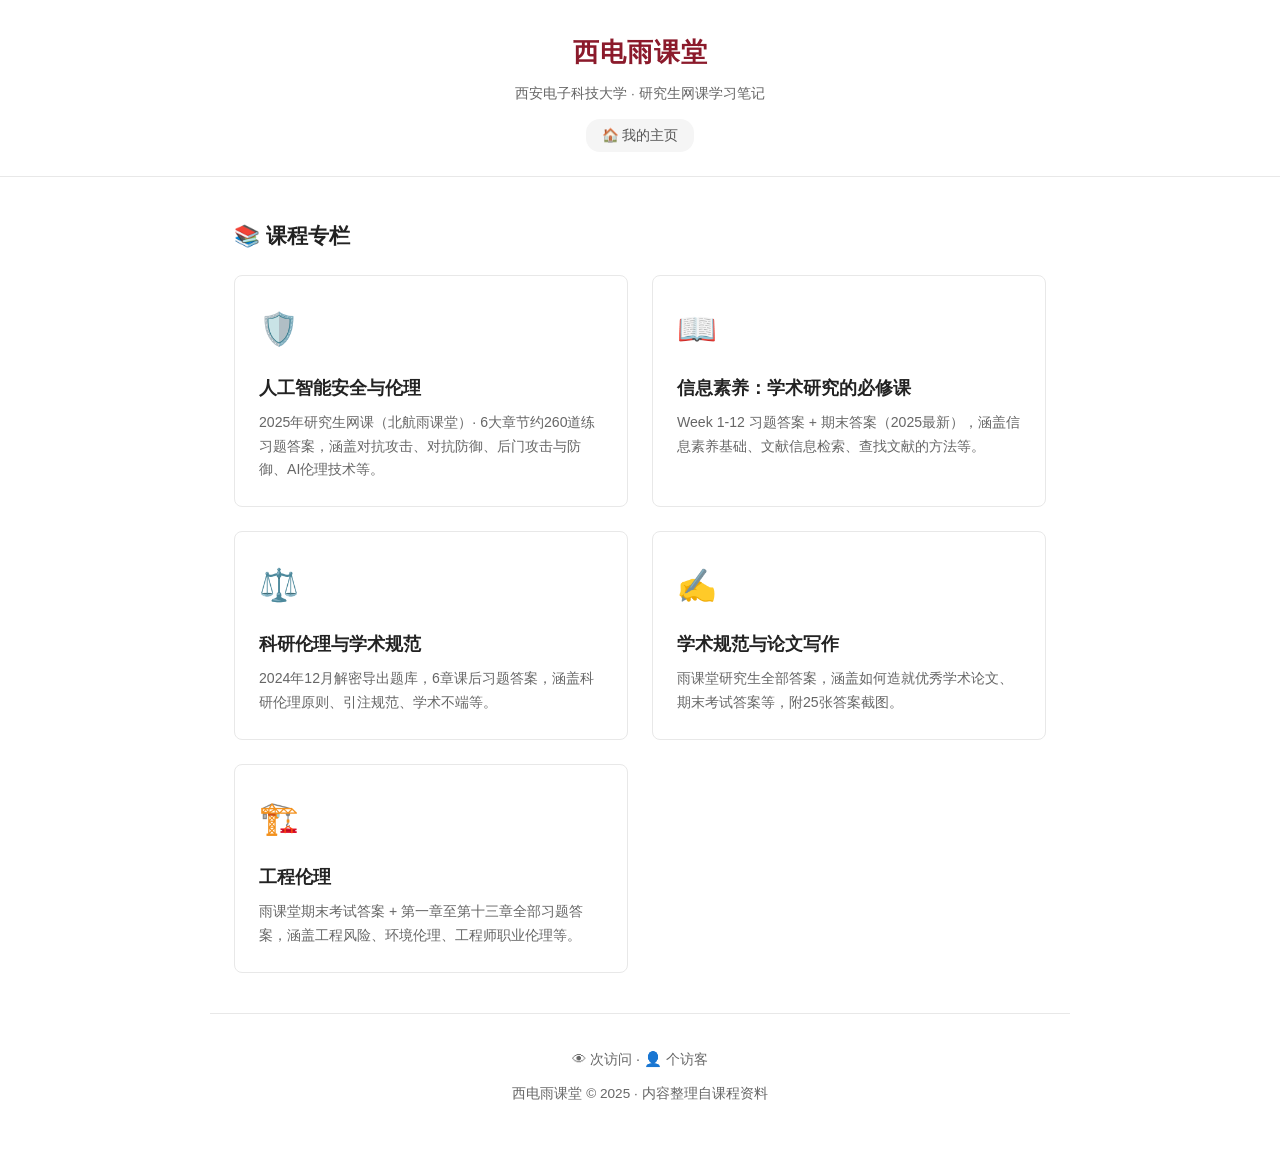
<file: index.html>
<!DOCTYPE html>
<html lang="zh-CN">
<head>
  <meta charset="UTF-8">
  <meta http-equiv="refresh" content="0; url=courses.html">
  <title>西电雨课堂</title>
</head>
<body>
  <p>正在跳转到 <a href="courses.html">西电雨课堂 - 课程专栏</a>...</p>
</body>
</html>
</file>
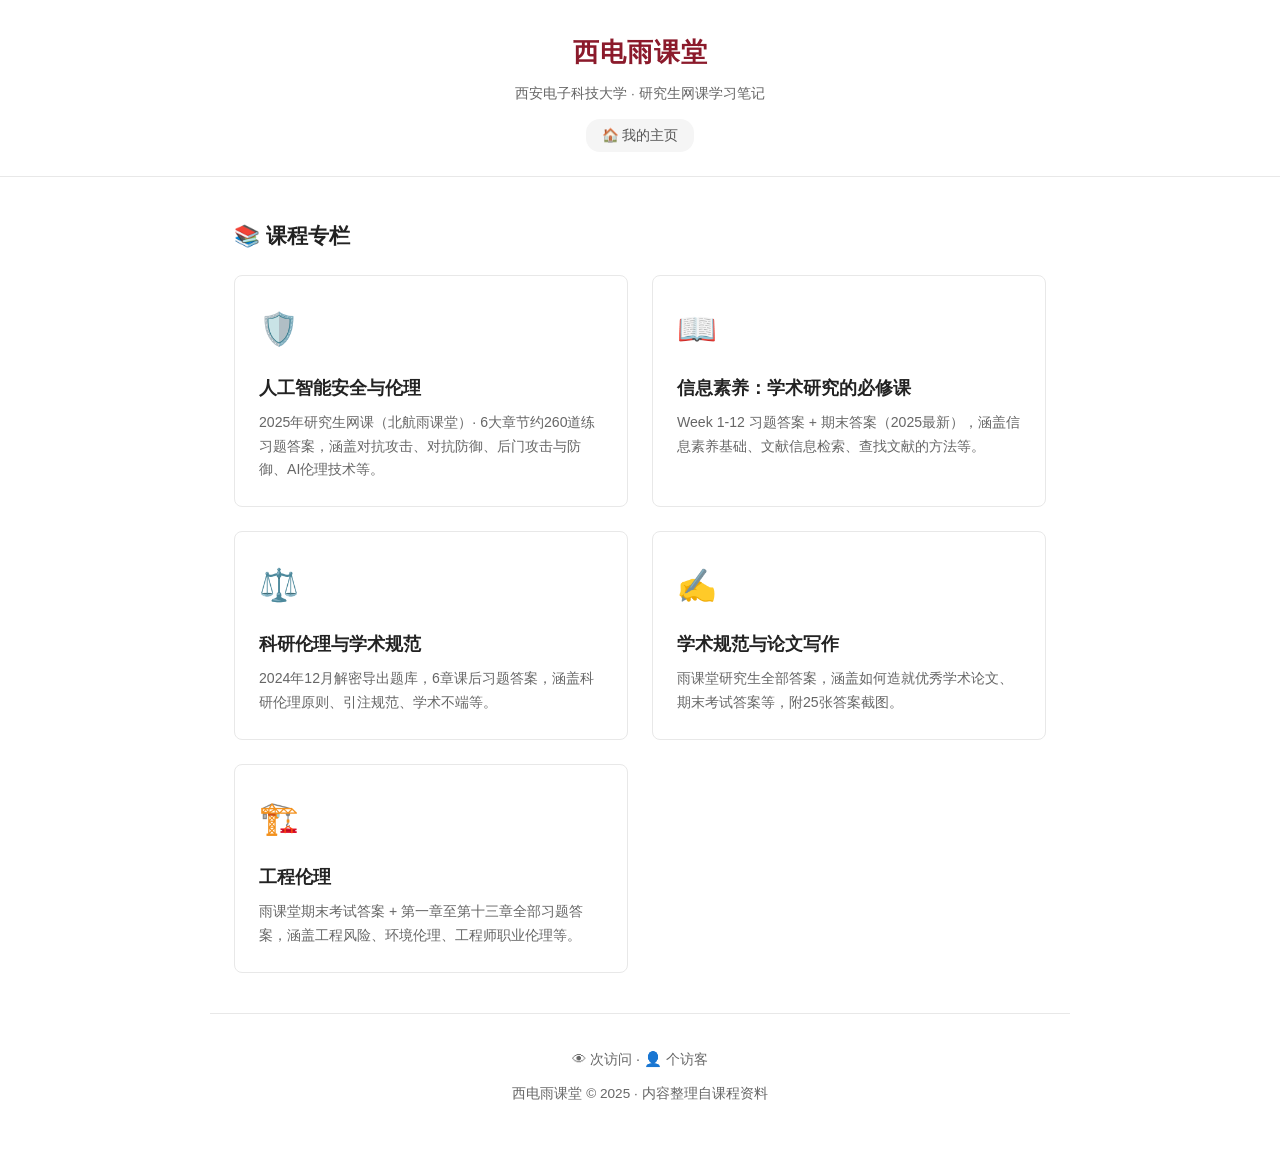
<file: courses.html>
<!DOCTYPE html>
<html lang="zh-CN">
<head>
  <meta charset="UTF-8">
  <meta name="viewport" content="width=device-width, initial-scale=1.0">
  <title>西电雨课堂 - 课程专栏</title>
  <link rel="stylesheet" href="css/style.css">
</head>
<body>

<header class="site-header">
  <div class="brand">西电雨课堂</div>
  <div class="subtitle">西安电子科技大学 · 研究生网课学习笔记</div>
  <nav class="top-nav">
    <a href="https://yongfei-hu.github.io/">🏠 我的主页</a>
  </nav>
</header>

<div class="home-intro">
  <h2>📚 课程专栏</h2>
  <div class="course-grid">

    <a href="ai-security-ethics.html" class="course-card">
      <div class="card-icon">🛡️</div>
      <h3>人工智能安全与伦理</h3>
      <p>2025年研究生网课（北航雨课堂）· 6大章节约260道练习题答案，涵盖对抗攻击、对抗防御、后门攻击与防御、AI伦理技术等。</p>
    </a>

    <a href="information-literacy.html" class="course-card">
      <div class="card-icon">📖</div>
      <h3>信息素养：学术研究的必修课</h3>
      <p>Week 1-12 习题答案 + 期末答案（2025最新），涵盖信息素养基础、文献信息检索、查找文献的方法等。</p>
    </a>

    <a href="research-ethics.html" class="course-card">
      <div class="card-icon">⚖️</div>
      <h3>科研伦理与学术规范</h3>
      <p>2024年12月解密导出题库，6章课后习题答案，涵盖科研伦理原则、引注规范、学术不端等。</p>
    </a>

    <a href="academic-writing.html" class="course-card">
      <div class="card-icon">✍️</div>
      <h3>学术规范与论文写作</h3>
      <p>雨课堂研究生全部答案，涵盖如何造就优秀学术论文、期末考试答案等，附25张答案截图。</p>
    </a>

    <a href="engineering-ethics.html" class="course-card">
      <div class="card-icon">🏗️</div>
      <h3>工程伦理</h3>
      <p>雨课堂期末考试答案 + 第一章至第十三章全部习题答案，涵盖工程风险、环境伦理、工程师职业伦理等。</p>
    </a>

  </div>
</div>

<footer class="site-footer">
  <div class="busuanzi-stats">
    <span id="busuanzi_container_site_pv">👁 <span id="busuanzi_value_site_pv"></span> 次访问</span>
    <span class="mx-1">·</span>
    <span id="busuanzi_container_site_uv">👤 <span id="busuanzi_value_site_uv"></span> 个访客</span>
  </div>
  <p>西电雨课堂 &copy; 2025 · 内容整理自课程资料</p>
</footer>
<script async src="https://busuanzi.ibruce.info/busuanzi/2.3/busuanzi.pure.mini.js"></script>

</body>
</html>
</file>
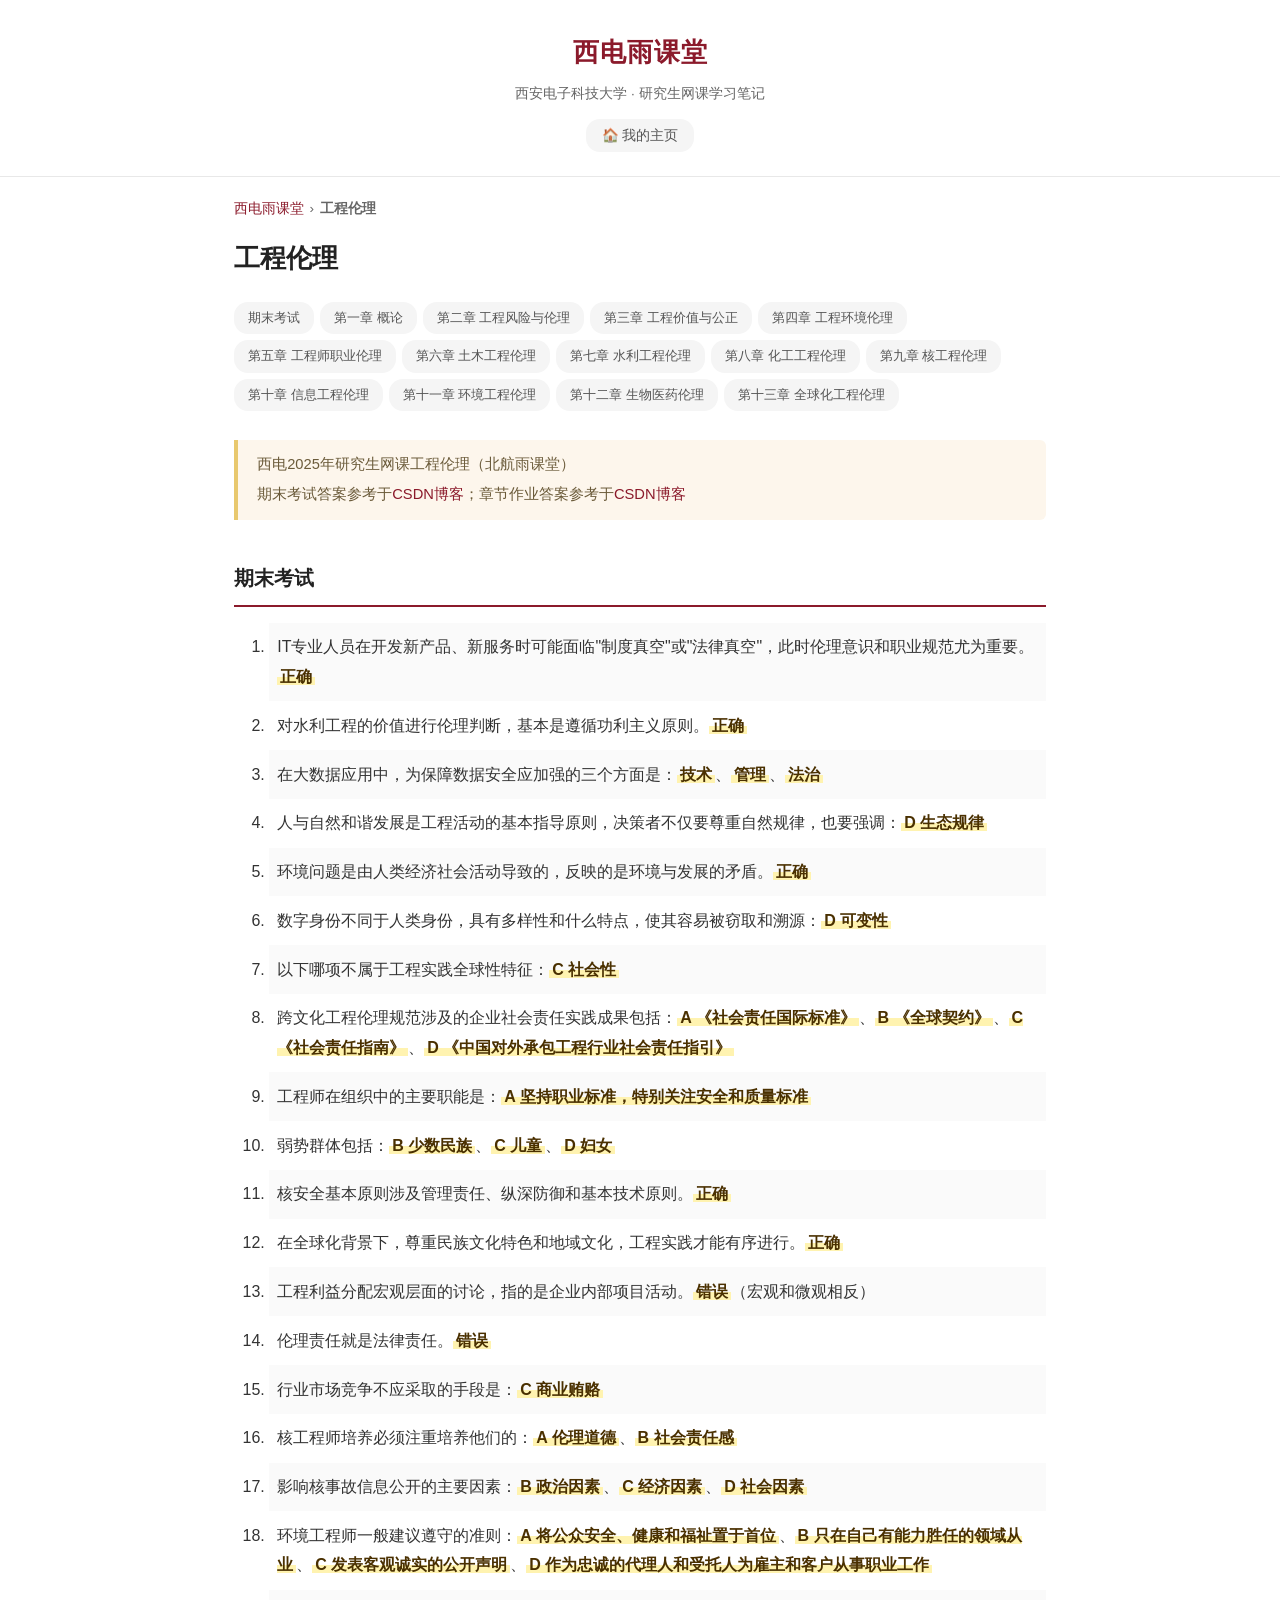
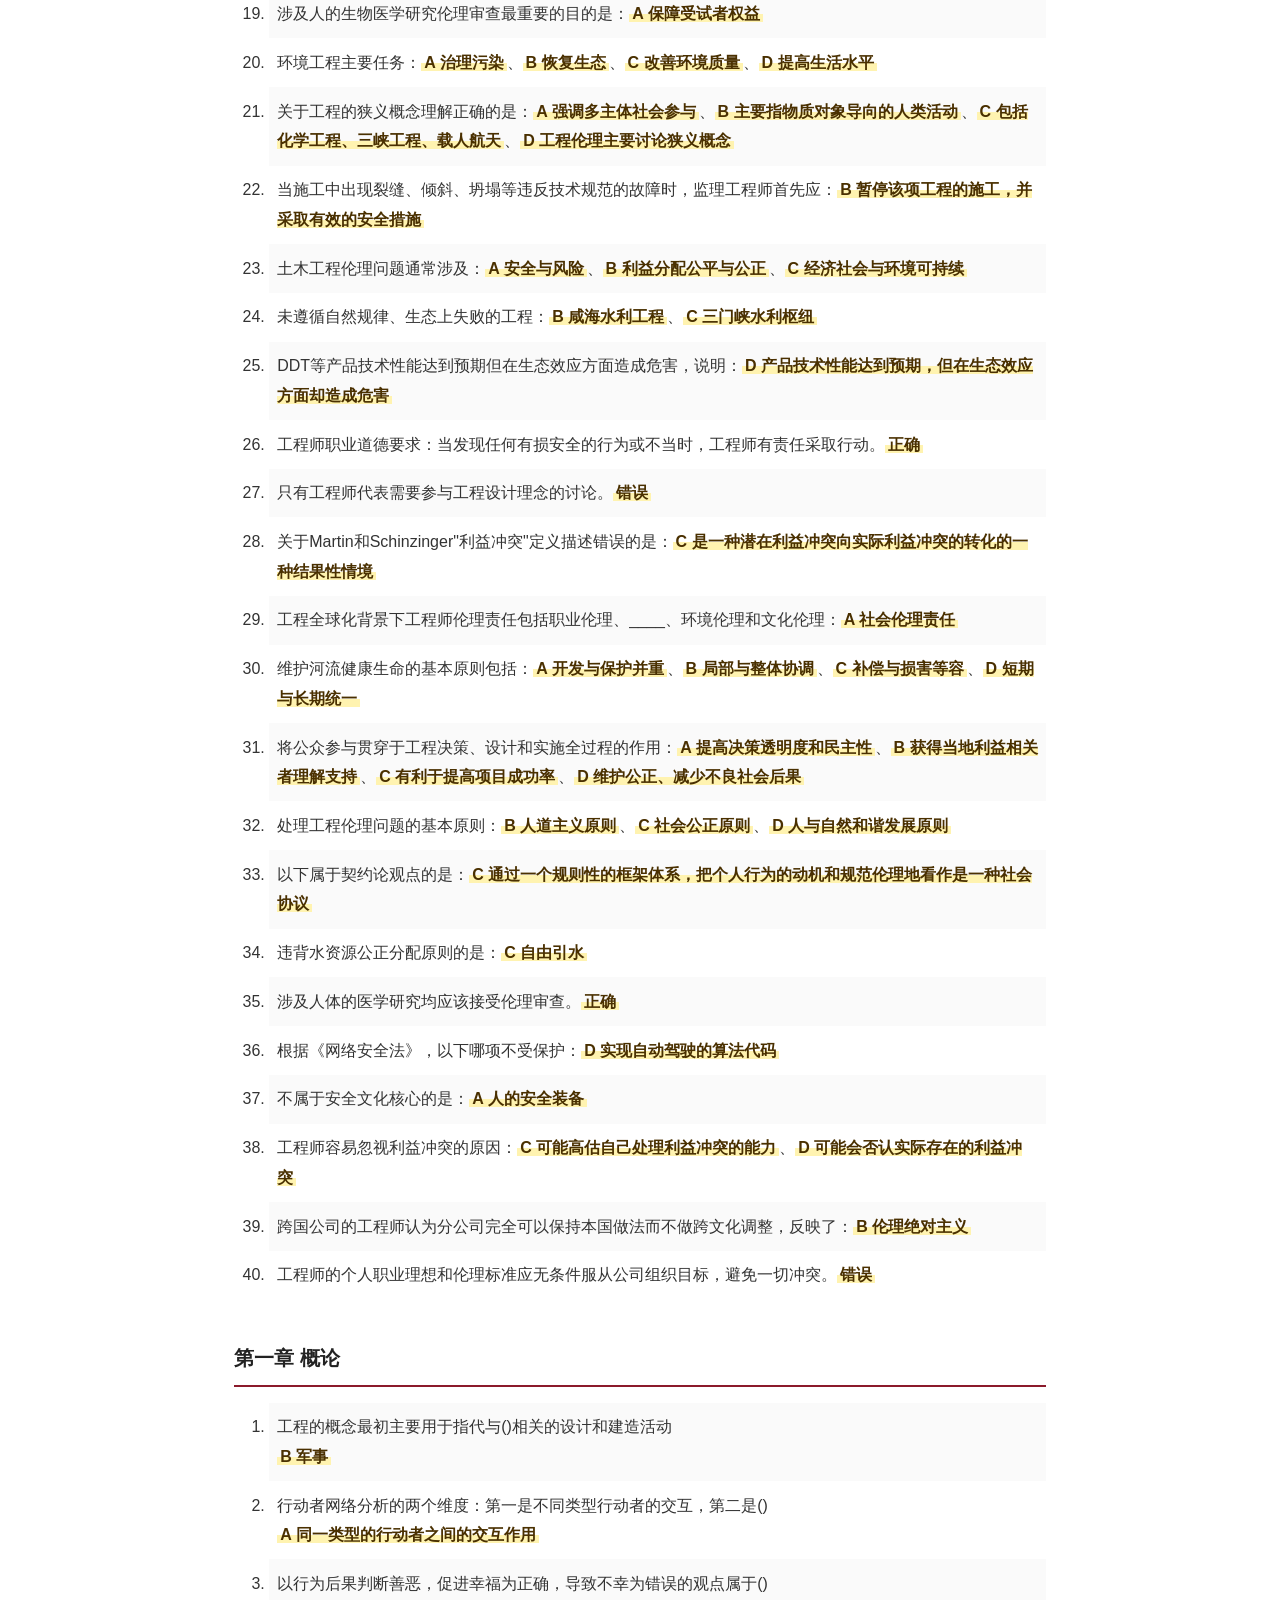
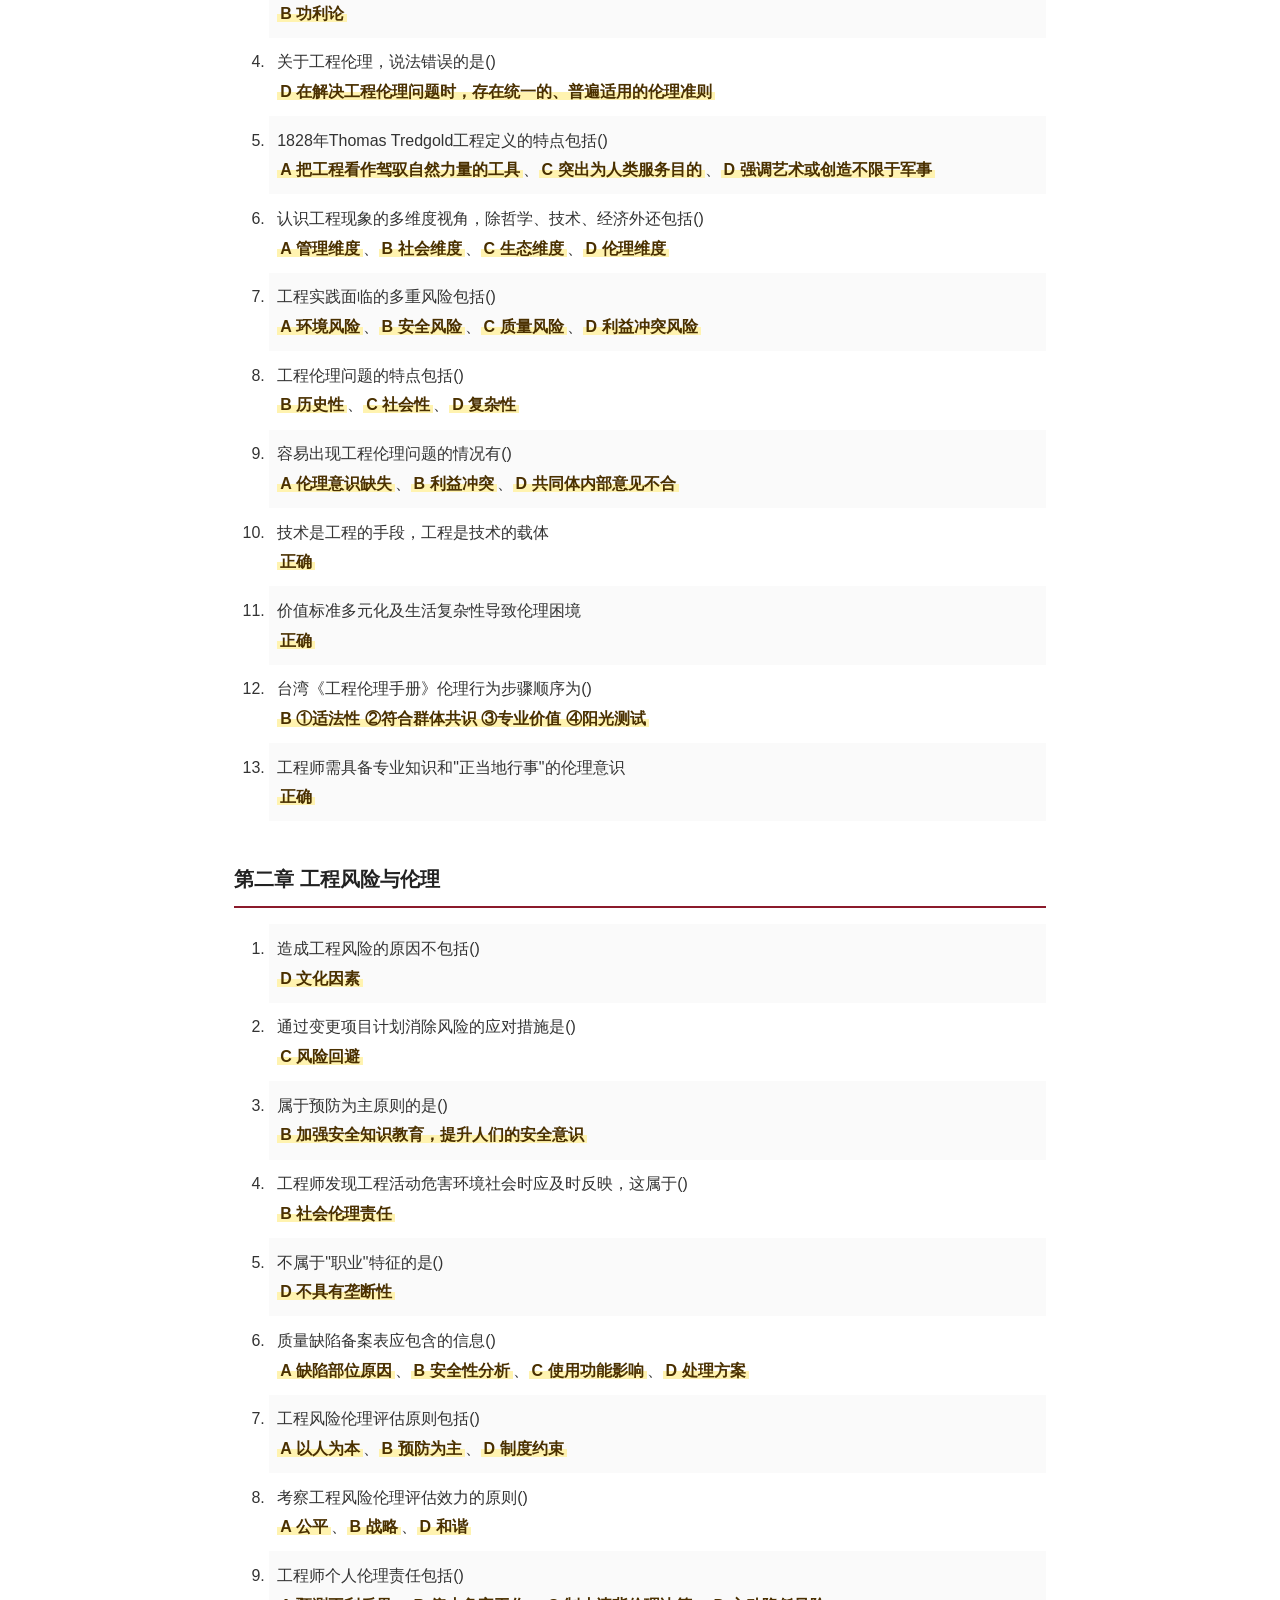
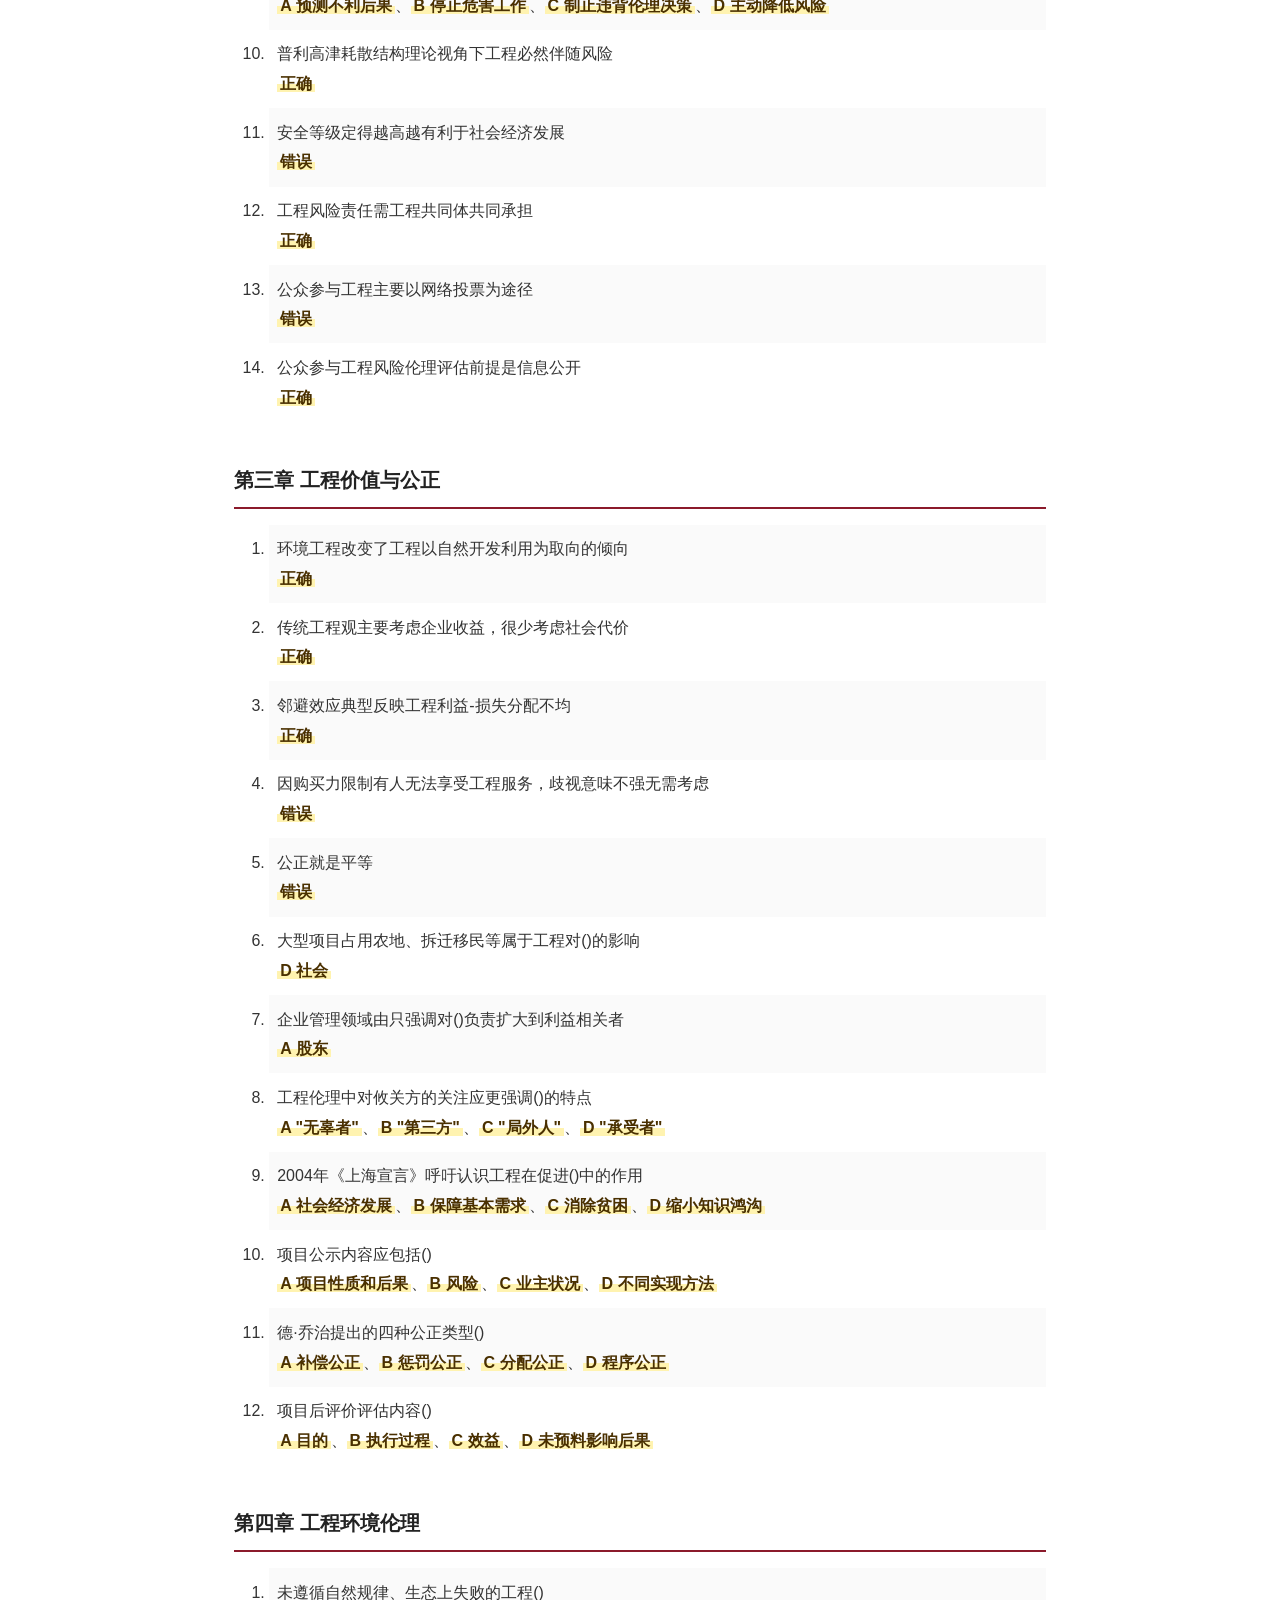
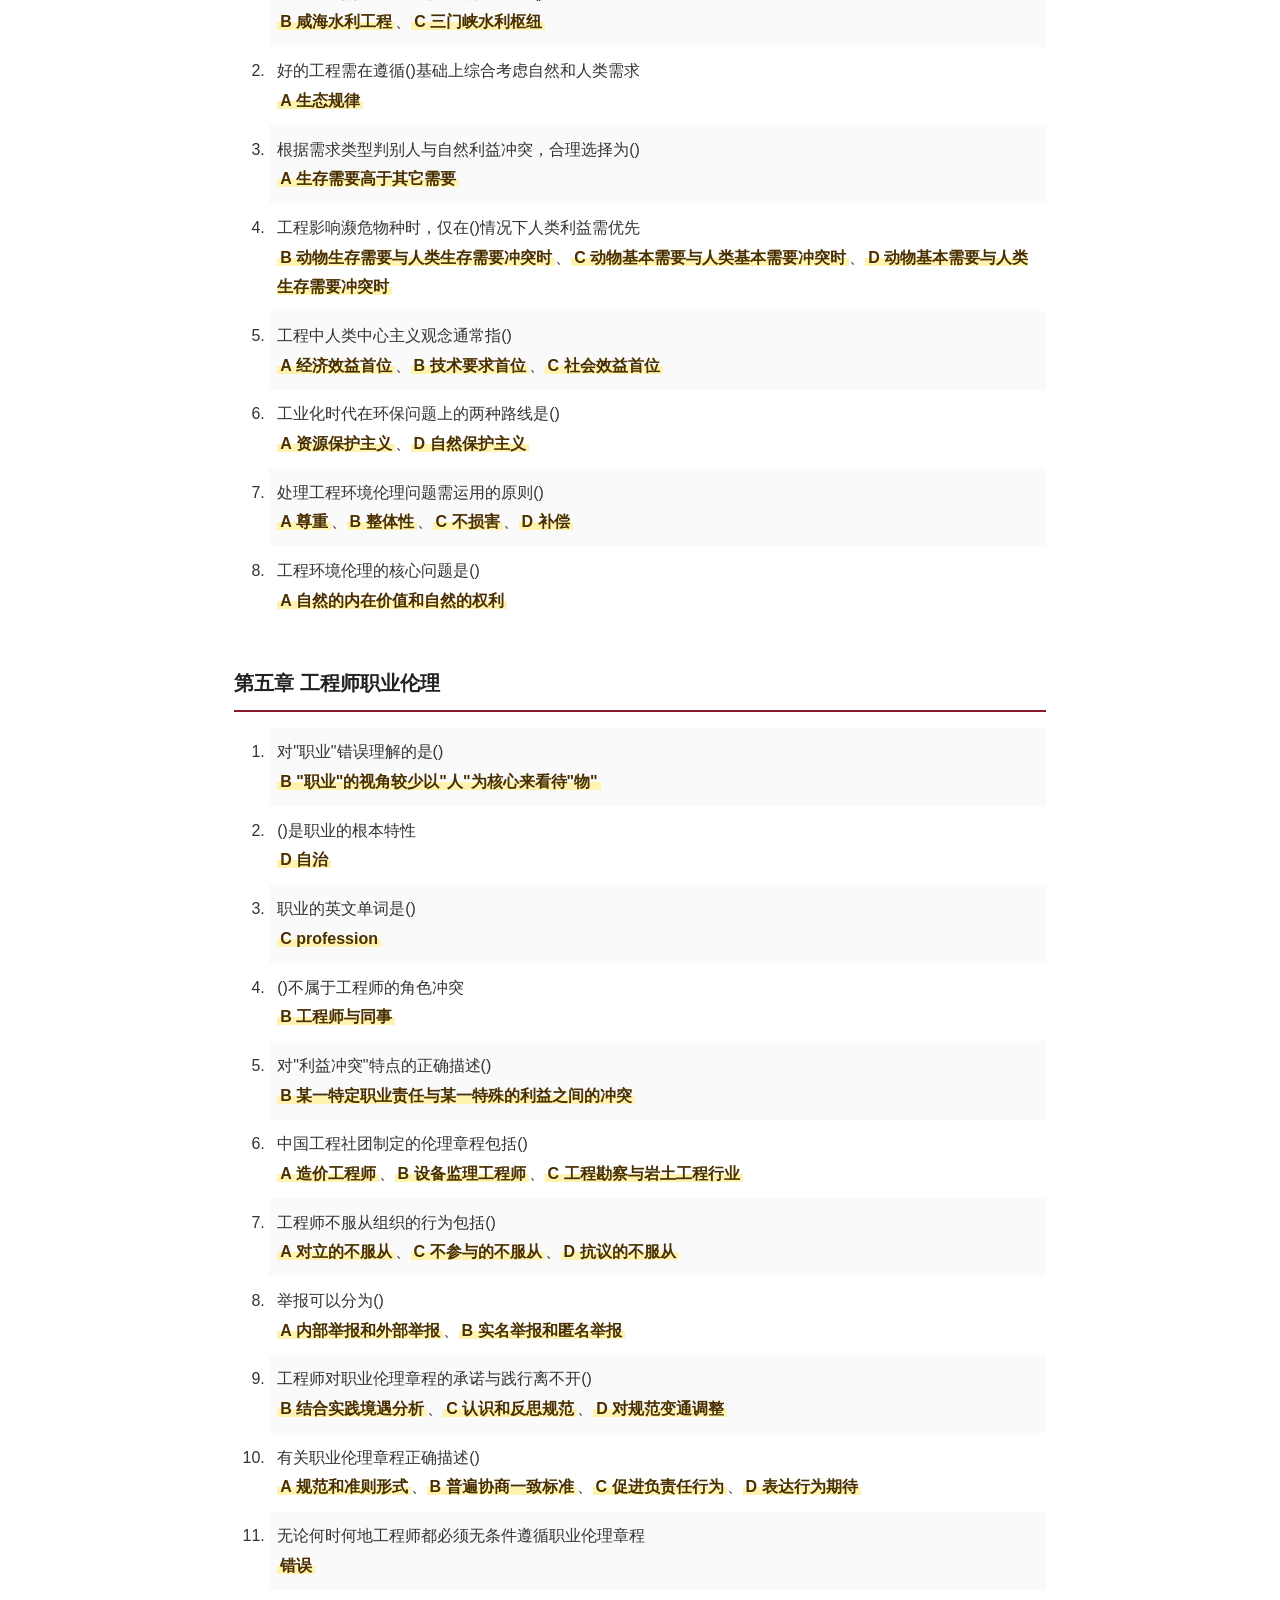
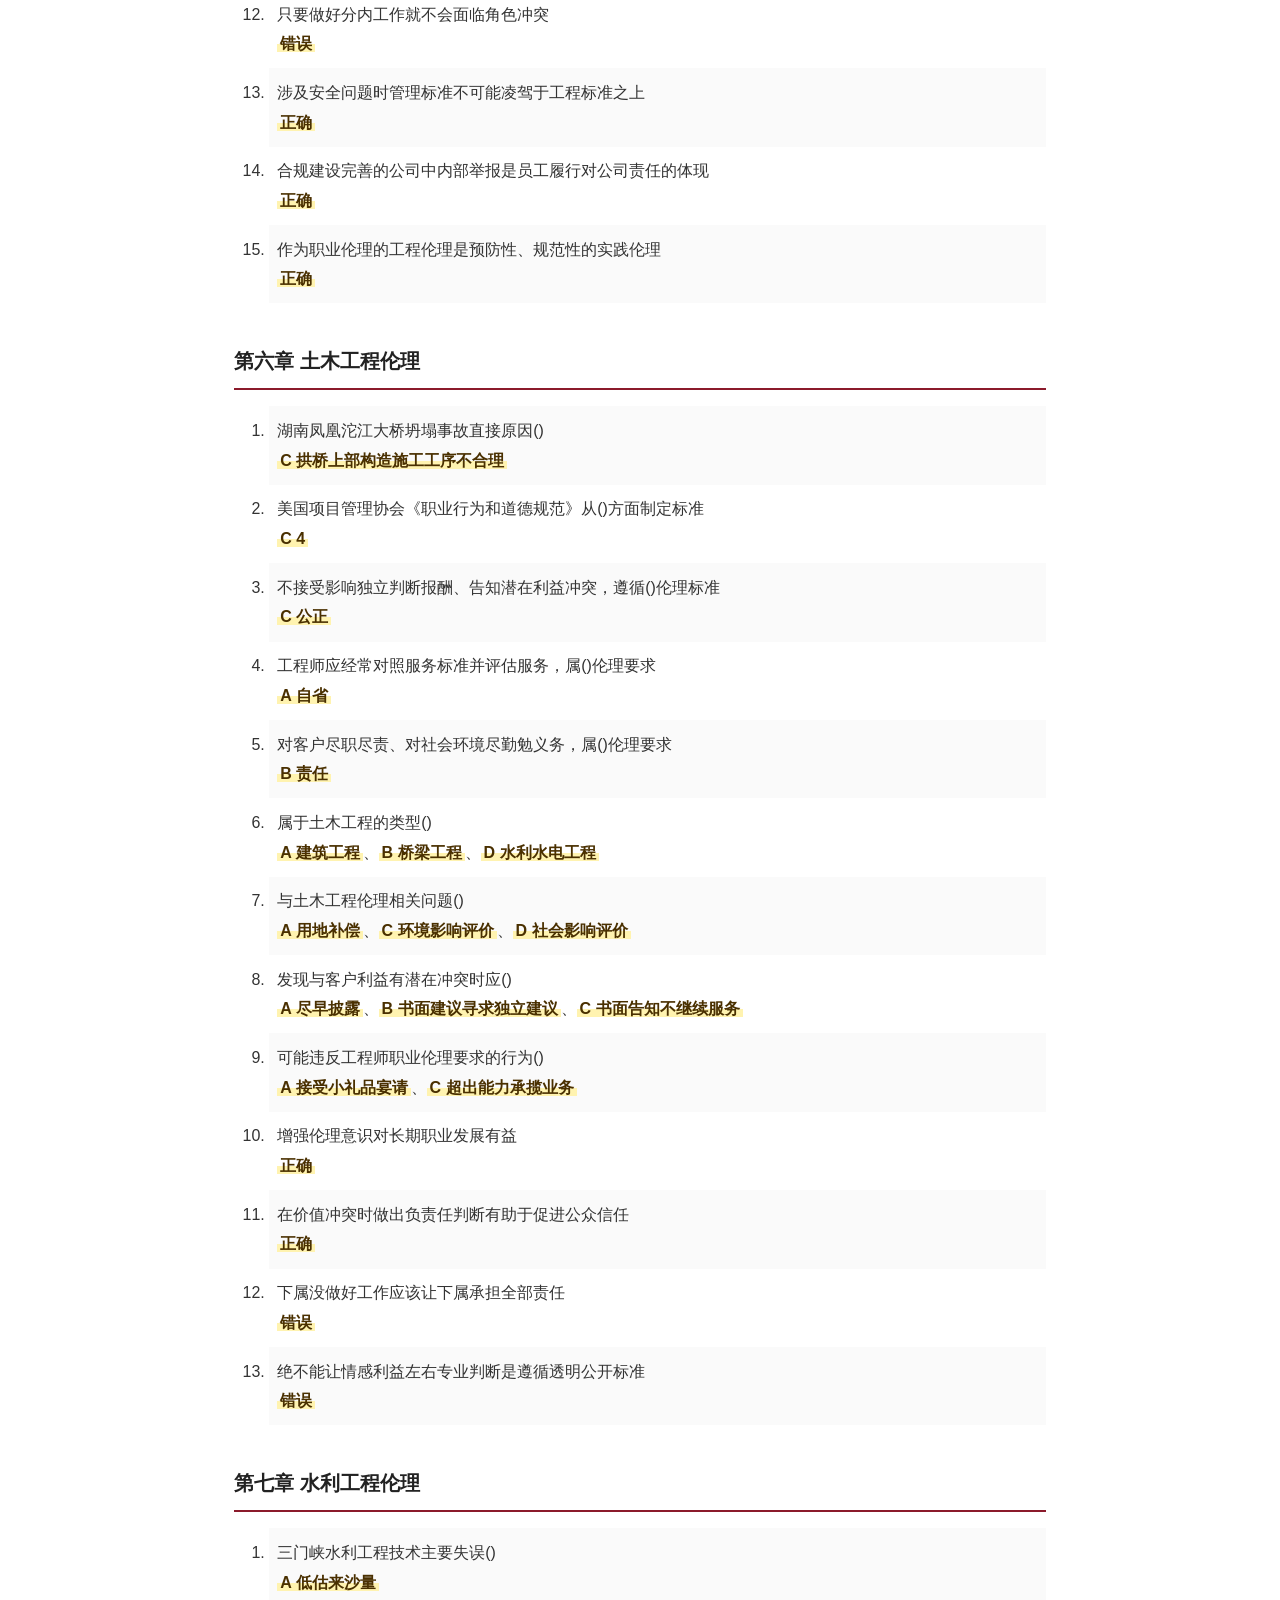
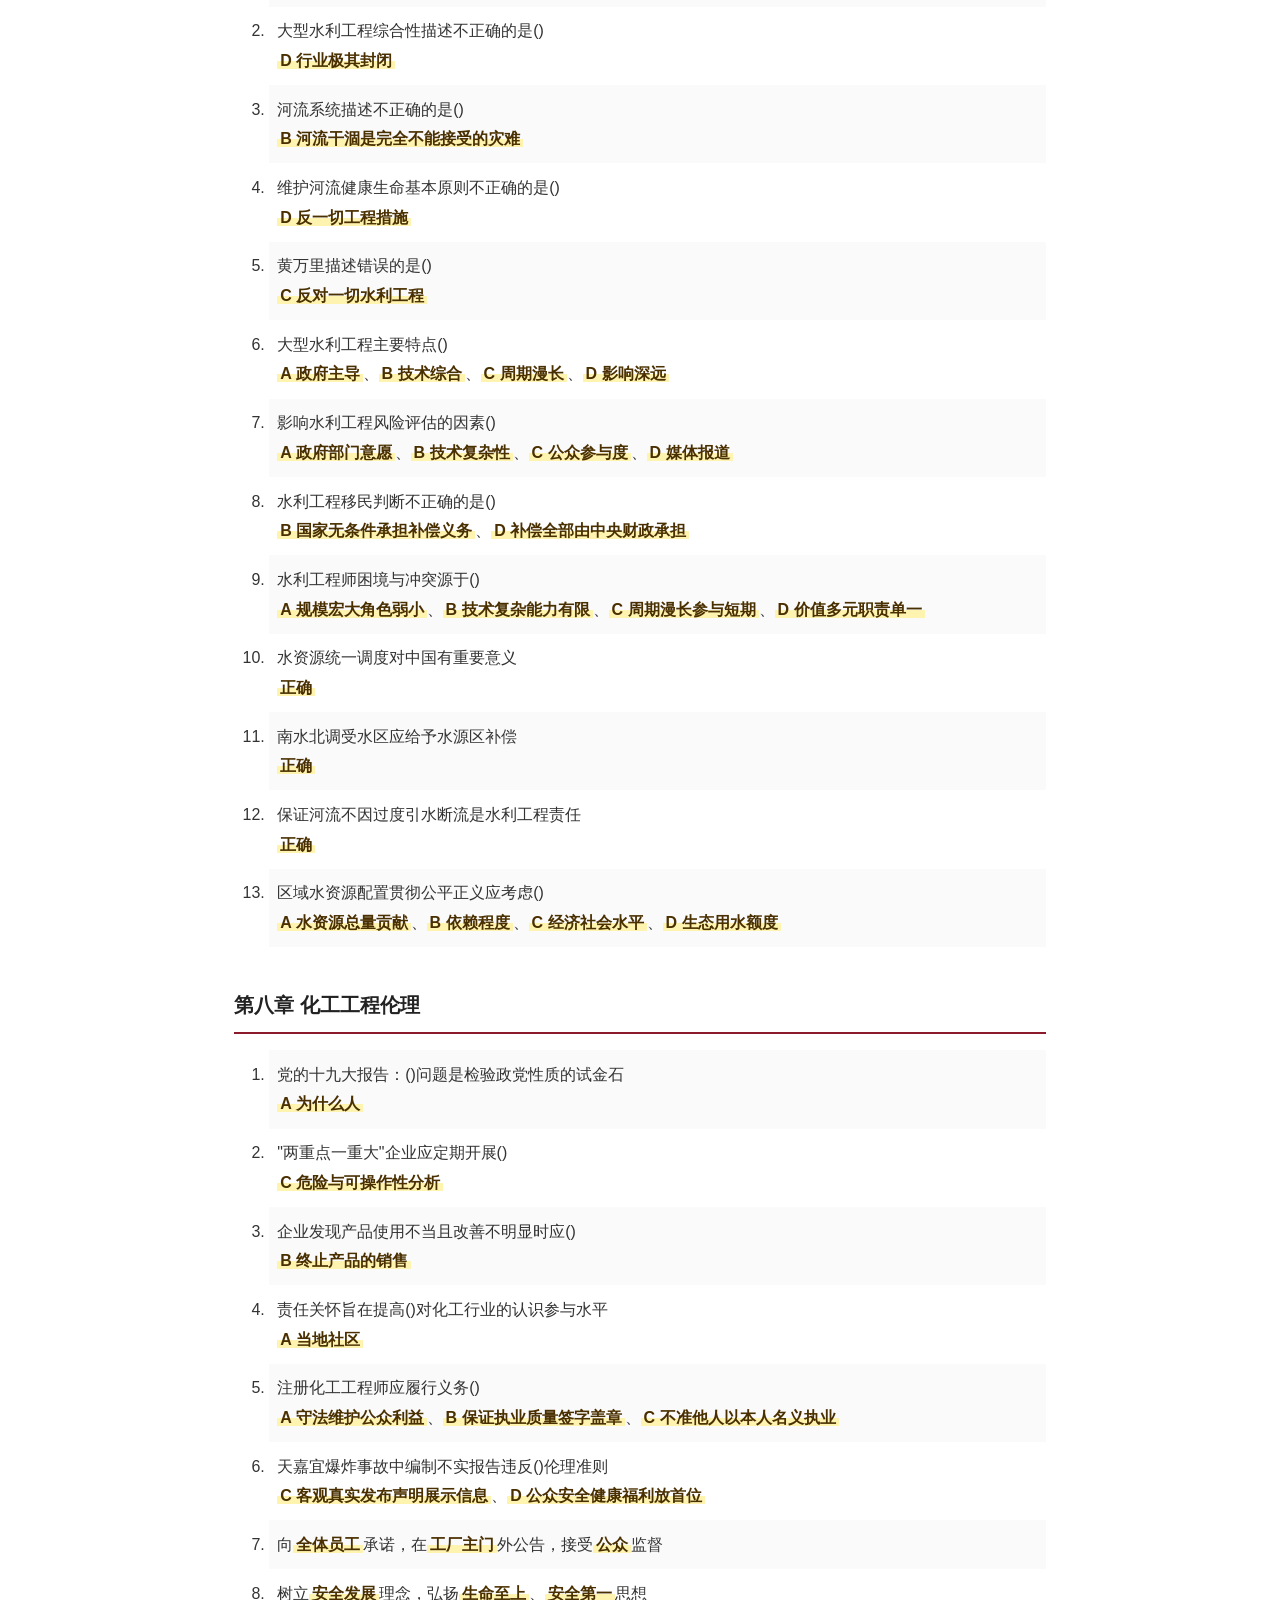
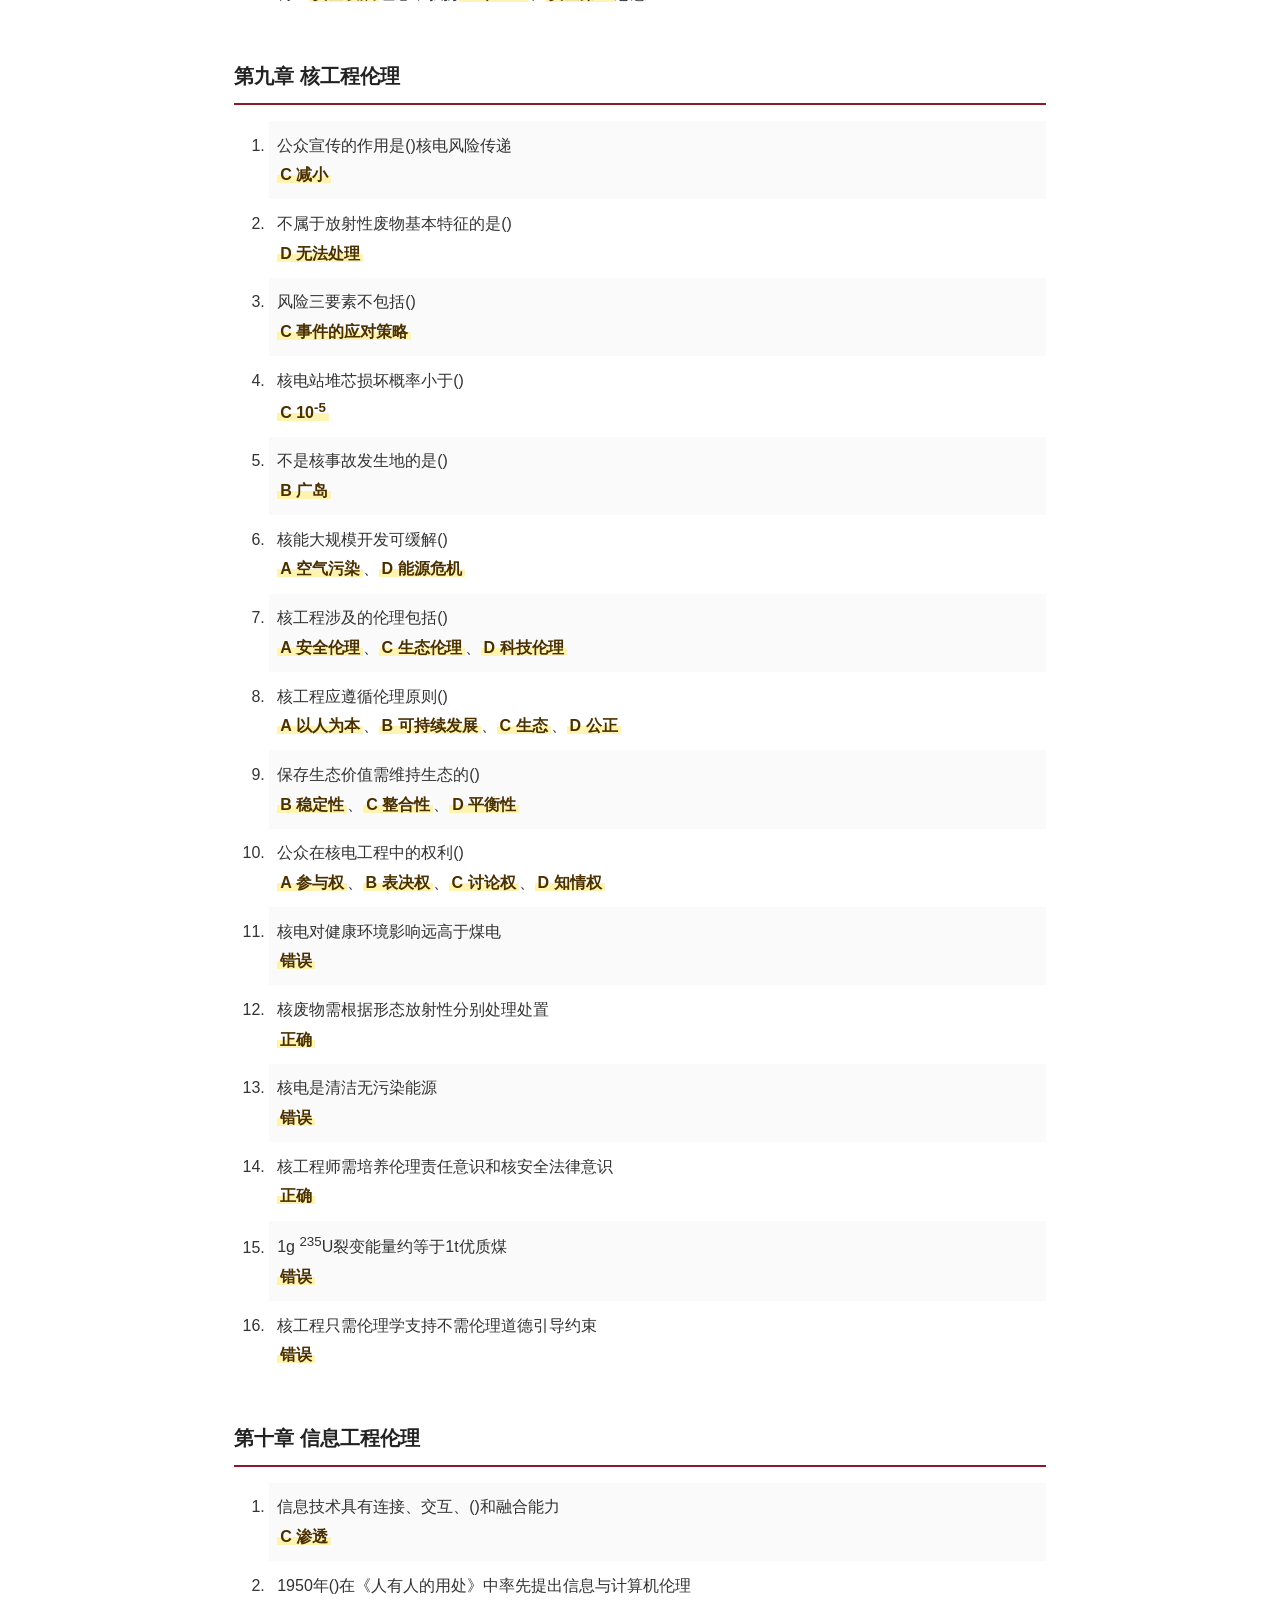
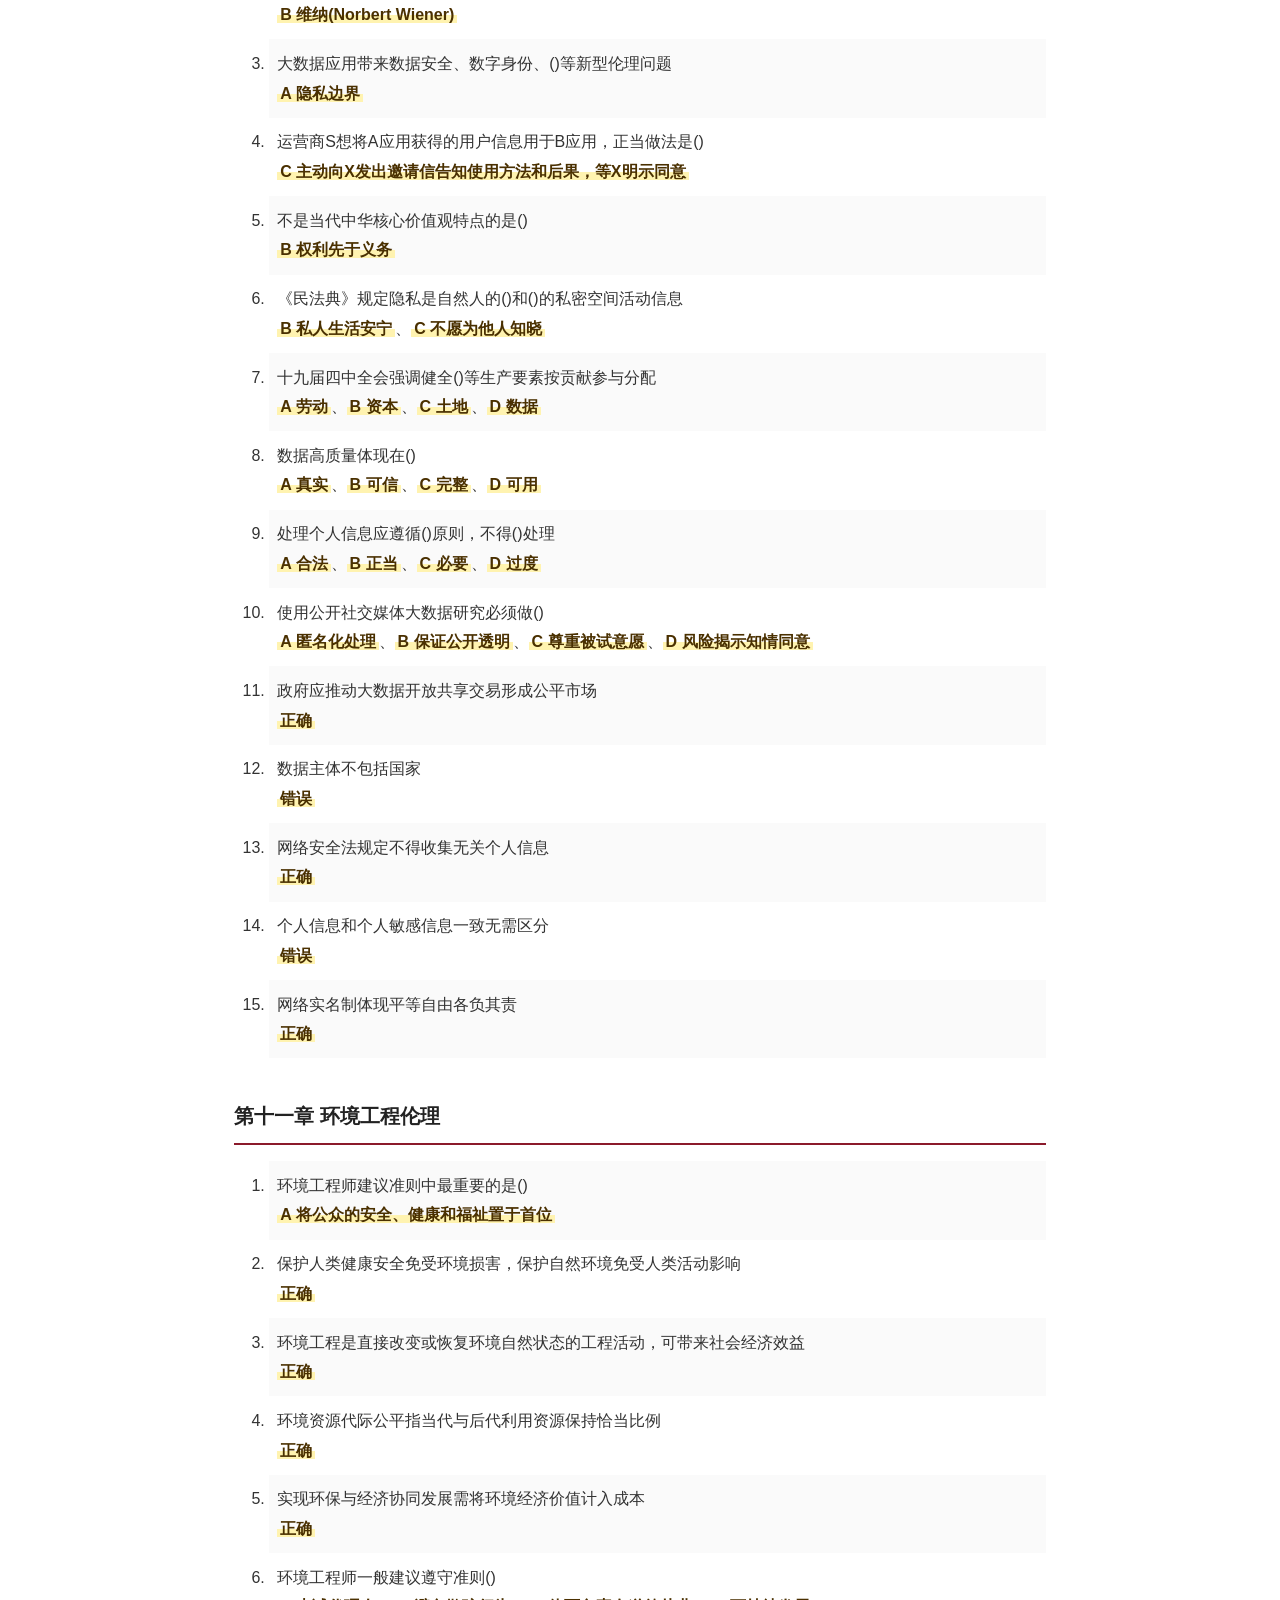
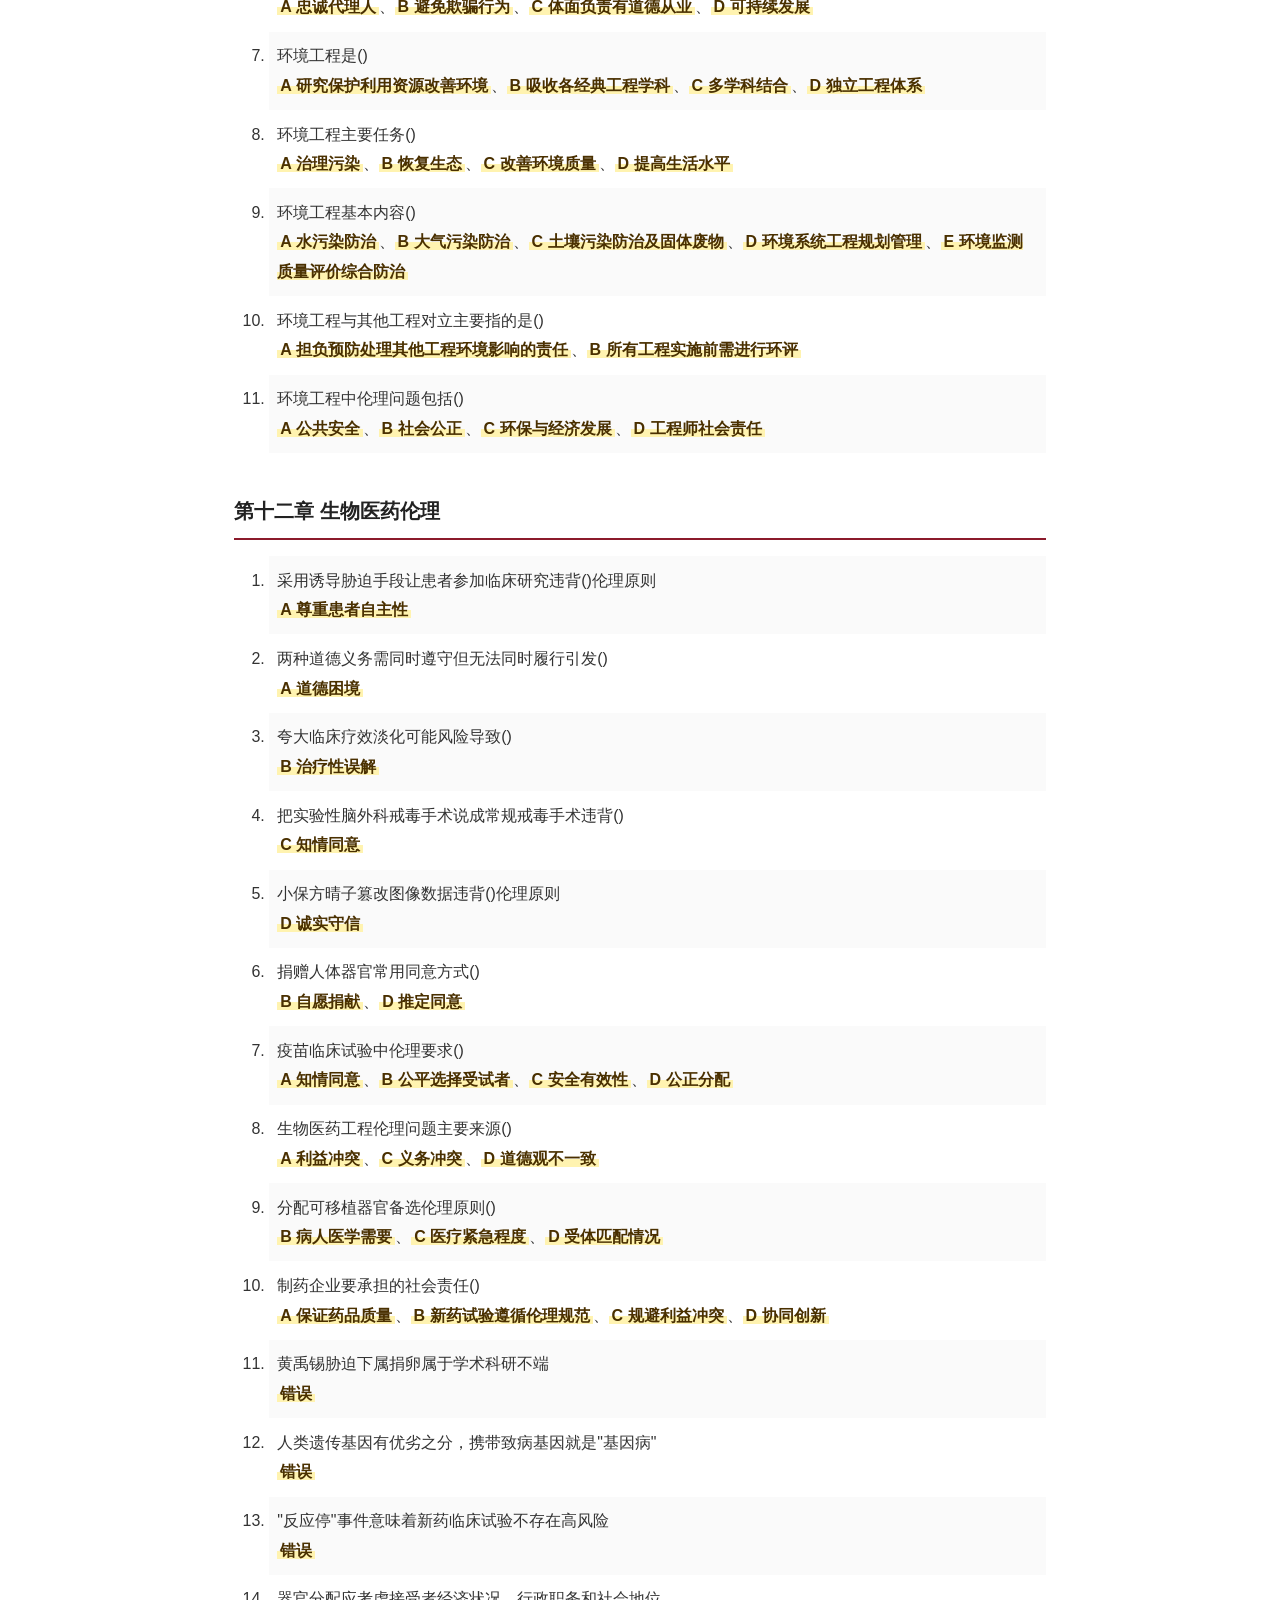
<file: engineering-ethics.html>
<!DOCTYPE html>
<html lang="zh-CN">
<head>
  <meta charset="UTF-8">
  <meta name="viewport" content="width=device-width, initial-scale=1.0">
  <title>工程伦理 - 西电雨课堂</title>
  <link rel="stylesheet" href="css/style.css">
</head>
<body>

<header class="site-header">
  <a href="courses.html" style="color:inherit;text-decoration:none;">
    <div class="brand">西电雨课堂</div>
  </a>
  <div class="subtitle">西安电子科技大学 · 研究生网课学习笔记</div>
  <nav class="top-nav">
    <a href="https://yongfei-hu.github.io/">🏠 我的主页</a>
  </nav>
</header>

<div class="breadcrumb">
  <a href="courses.html">西电雨课堂</a><span>›</span><strong>工程伦理</strong>
</div>

<div class="post-title">
  <h1>工程伦理</h1>
</div>

<nav class="chapter-nav">
  <div class="chapter-nav-inner">
  <a href="#期末考试">期末考试</a>
  <a href="#第一章-概论">第一章 概论</a>
  <a href="#第二章-工程风险与伦理">第二章 工程风险与伦理</a>
  <a href="#第三章-工程价值与公正">第三章 工程价值与公正</a>
  <a href="#第四章-工程环境伦理">第四章 工程环境伦理</a>
  <a href="#第五章-工程师职业伦理">第五章 工程师职业伦理</a>
  <a href="#第六章-土木工程伦理">第六章 土木工程伦理</a>
  <a href="#第七章-水利工程伦理">第七章 水利工程伦理</a>
  <a href="#第八章-化工工程伦理">第八章 化工工程伦理</a>
  <a href="#第九章-核工程伦理">第九章 核工程伦理</a>
  <a href="#第十章-信息工程伦理">第十章 信息工程伦理</a>
  <a href="#第十一章-环境工程伦理">第十一章 环境工程伦理</a>
  <a href="#第十二章-生物医药伦理">第十二章 生物医药伦理</a>
  <a href="#第十三章-全球化工程伦理">第十三章 全球化工程伦理</a>
</div>
</nav>

<article class="post-body">

<blockquote>
<p>西电2025年研究生网课工程伦理（北航雨课堂）</p>
<p>期末考试答案参考于<a href="https://blog.csdn.net/qq_42257666/article/details/121764269" target="_blank" rel="noopener">CSDN博客</a>；章节作业答案参考于<a href="https://blog.csdn.net/weixin_47006220/article/details/123719444" target="_blank" rel="noopener">CSDN博客</a></p>
</blockquote>

<h2 id="期末考试">期末考试</h2>

<ol>
<li>IT专业人员在开发新产品、新服务时可能面临"制度真空"或"法律真空"，此时伦理意识和职业规范尤为重要。<strong>正确</strong></li>
<li>对水利工程的价值进行伦理判断，基本是遵循功利主义原则。<strong>正确</strong></li>
<li>在大数据应用中，为保障数据安全应加强的三个方面是：<strong>技术</strong>、<strong>管理</strong>、<strong>法治</strong></li>
<li>人与自然和谐发展是工程活动的基本指导原则，决策者不仅要尊重自然规律，也要强调：<strong>D 生态规律</strong></li>
<li>环境问题是由人类经济社会活动导致的，反映的是环境与发展的矛盾。<strong>正确</strong></li>
<li>数字身份不同于人类身份，具有多样性和什么特点，使其容易被窃取和溯源：<strong>D 可变性</strong></li>
<li>以下哪项不属于工程实践全球性特征：<strong>C 社会性</strong></li>
<li>跨文化工程伦理规范涉及的企业社会责任实践成果包括：<strong>A 《社会责任国际标准》</strong>、<strong>B 《全球契约》</strong>、<strong>C 《社会责任指南》</strong>、<strong>D 《中国对外承包工程行业社会责任指引》</strong></li>
<li>工程师在组织中的主要职能是：<strong>A 坚持职业标准，特别关注安全和质量标准</strong></li>
<li>弱势群体包括：<strong>B 少数民族</strong>、<strong>C 儿童</strong>、<strong>D 妇女</strong></li>
<li>核安全基本原则涉及管理责任、纵深防御和基本技术原则。<strong>正确</strong></li>
<li>在全球化背景下，尊重民族文化特色和地域文化，工程实践才能有序进行。<strong>正确</strong></li>
<li>工程利益分配宏观层面的讨论，指的是企业内部项目活动。<strong>错误</strong>（宏观和微观相反）</li>
<li>伦理责任就是法律责任。<strong>错误</strong></li>
<li>行业市场竞争不应采取的手段是：<strong>C 商业贿赂</strong></li>
<li>核工程师培养必须注重培养他们的：<strong>A 伦理道德</strong>、<strong>B 社会责任感</strong></li>
<li>影响核事故信息公开的主要因素：<strong>B 政治因素</strong>、<strong>C 经济因素</strong>、<strong>D 社会因素</strong></li>
<li>环境工程师一般建议遵守的准则：<strong>A 将公众安全、健康和福祉置于首位</strong>、<strong>B 只在自己有能力胜任的领域从业</strong>、<strong>C 发表客观诚实的公开声明</strong>、<strong>D 作为忠诚的代理人和受托人为雇主和客户从事职业工作</strong></li>
<li>涉及人的生物医学研究伦理审查最重要的目的是：<strong>A 保障受试者权益</strong></li>
<li>环境工程主要任务：<strong>A 治理污染</strong>、<strong>B 恢复生态</strong>、<strong>C 改善环境质量</strong>、<strong>D 提高生活水平</strong></li>
<li>关于工程的狭义概念理解正确的是：<strong>A 强调多主体社会参与</strong>、<strong>B 主要指物质对象导向的人类活动</strong>、<strong>C 包括化学工程、三峡工程、载人航天</strong>、<strong>D 工程伦理主要讨论狭义概念</strong></li>
<li>当施工中出现裂缝、倾斜、坍塌等违反技术规范的故障时，监理工程师首先应：<strong>B 暂停该项工程的施工，并采取有效的安全措施</strong></li>
<li>土木工程伦理问题通常涉及：<strong>A 安全与风险</strong>、<strong>B 利益分配公平与公正</strong>、<strong>C 经济社会与环境可持续</strong></li>
<li>未遵循自然规律、生态上失败的工程：<strong>B 咸海水利工程</strong>、<strong>C 三门峡水利枢纽</strong></li>
<li>DDT等产品技术性能达到预期但在生态效应方面造成危害，说明：<strong>D 产品技术性能达到预期，但在生态效应方面却造成危害</strong></li>
<li>工程师职业道德要求：当发现任何有损安全的行为或不当时，工程师有责任采取行动。<strong>正确</strong></li>
<li>只有工程师代表需要参与工程设计理念的讨论。<strong>错误</strong></li>
<li>关于Martin和Schinzinger"利益冲突"定义描述错误的是：<strong>C 是一种潜在利益冲突向实际利益冲突的转化的一种结果性情境</strong></li>
<li>工程全球化背景下工程师伦理责任包括职业伦理、____、环境伦理和文化伦理：<strong>A 社会伦理责任</strong></li>
<li>维护河流健康生命的基本原则包括：<strong>A 开发与保护并重</strong>、<strong>B 局部与整体协调</strong>、<strong>C 补偿与损害等容</strong>、<strong>D 短期与长期统一</strong></li>
<li>将公众参与贯穿于工程决策、设计和实施全过程的作用：<strong>A 提高决策透明度和民主性</strong>、<strong>B 获得当地利益相关者理解支持</strong>、<strong>C 有利于提高项目成功率</strong>、<strong>D 维护公正、减少不良社会后果</strong></li>
<li>处理工程伦理问题的基本原则：<strong>B 人道主义原则</strong>、<strong>C 社会公正原则</strong>、<strong>D 人与自然和谐发展原则</strong></li>
<li>以下属于契约论观点的是：<strong>C 通过一个规则性的框架体系，把个人行为的动机和规范伦理地看作是一种社会协议</strong></li>
<li>违背水资源公正分配原则的是：<strong>C 自由引水</strong></li>
<li>涉及人体的医学研究均应该接受伦理审查。<strong>正确</strong></li>
<li>根据《网络安全法》，以下哪项不受保护：<strong>D 实现自动驾驶的算法代码</strong></li>
<li>不属于安全文化核心的是：<strong>A 人的安全装备</strong></li>
<li>工程师容易忽视利益冲突的原因：<strong>C 可能高估自己处理利益冲突的能力</strong>、<strong>D 可能会否认实际存在的利益冲突</strong></li>
<li>跨国公司的工程师认为分公司完全可以保持本国做法而不做跨文化调整，反映了：<strong>B 伦理绝对主义</strong></li>
<li>工程师的个人职业理想和伦理标准应无条件服从公司组织目标，避免一切冲突。<strong>错误</strong></li>
</ol>

<h2 id="第一章-概论">第一章 概论</h2>

<ol>
<li>工程的概念最初主要用于指代与()相关的设计和建造活动<br><strong>B 军事</strong></li>
<li>行动者网络分析的两个维度：第一是不同类型行动者的交互，第二是()<br><strong>A 同一类型的行动者之间的交互作用</strong></li>
<li>以行为后果判断善恶，促进幸福为正确，导致不幸为错误的观点属于()<br><strong>B 功利论</strong></li>
<li>关于工程伦理，说法错误的是()<br><strong>D 在解决工程伦理问题时，存在统一的、普遍适用的伦理准则</strong></li>
<li>1828年Thomas Tredgold工程定义的特点包括()<br><strong>A 把工程看作驾驭自然力量的工具</strong>、<strong>C 突出为人类服务目的</strong>、<strong>D 强调艺术或创造不限于军事</strong></li>
<li>认识工程现象的多维度视角，除哲学、技术、经济外还包括()<br><strong>A 管理维度</strong>、<strong>B 社会维度</strong>、<strong>C 生态维度</strong>、<strong>D 伦理维度</strong></li>
<li>工程实践面临的多重风险包括()<br><strong>A 环境风险</strong>、<strong>B 安全风险</strong>、<strong>C 质量风险</strong>、<strong>D 利益冲突风险</strong></li>
<li>工程伦理问题的特点包括()<br><strong>B 历史性</strong>、<strong>C 社会性</strong>、<strong>D 复杂性</strong></li>
<li>容易出现工程伦理问题的情况有()<br><strong>A 伦理意识缺失</strong>、<strong>B 利益冲突</strong>、<strong>D 共同体内部意见不合</strong></li>
<li>技术是工程的手段，工程是技术的载体<br><strong>正确</strong></li>
<li>价值标准多元化及生活复杂性导致伦理困境<br><strong>正确</strong></li>
<li>台湾《工程伦理手册》伦理行为步骤顺序为()<br><strong>B ①适法性 ②符合群体共识 ③专业价值 ④阳光测试</strong></li>
<li>工程师需具备专业知识和"正当地行事"的伦理意识<br><strong>正确</strong></li>
</ol>

<h2 id="第二章-工程风险与伦理">第二章 工程风险与伦理</h2>

<ol>
<li>造成工程风险的原因不包括()<br><strong>D 文化因素</strong></li>
<li>通过变更项目计划消除风险的应对措施是()<br><strong>C 风险回避</strong></li>
<li>属于预防为主原则的是()<br><strong>B 加强安全知识教育，提升人们的安全意识</strong></li>
<li>工程师发现工程活动危害环境社会时应及时反映，这属于()<br><strong>B 社会伦理责任</strong></li>
<li>不属于"职业"特征的是()<br><strong>D 不具有垄断性</strong></li>
<li>质量缺陷备案表应包含的信息()<br><strong>A 缺陷部位原因</strong>、<strong>B 安全性分析</strong>、<strong>C 使用功能影响</strong>、<strong>D 处理方案</strong></li>
<li>工程风险伦理评估原则包括()<br><strong>A 以人为本</strong>、<strong>B 预防为主</strong>、<strong>D 制度约束</strong></li>
<li>考察工程风险伦理评估效力的原则()<br><strong>A 公平</strong>、<strong>B 战略</strong>、<strong>D 和谐</strong></li>
<li>工程师个人伦理责任包括()<br><strong>A 预测不利后果</strong>、<strong>B 停止危害工作</strong>、<strong>C 制止违背伦理决策</strong>、<strong>D 主动降低风险</strong></li>
<li>普利高津耗散结构理论视角下工程必然伴随风险<br><strong>正确</strong></li>
<li>安全等级定得越高越有利于社会经济发展<br><strong>错误</strong></li>
<li>工程风险责任需工程共同体共同承担<br><strong>正确</strong></li>
<li>公众参与工程主要以网络投票为途径<br><strong>错误</strong></li>
<li>公众参与工程风险伦理评估前提是信息公开<br><strong>正确</strong></li>
</ol>

<h2 id="第三章-工程价值与公正">第三章 工程价值与公正</h2>

<ol>
<li>环境工程改变了工程以自然开发利用为取向的倾向<br><strong>正确</strong></li>
<li>传统工程观主要考虑企业收益，很少考虑社会代价<br><strong>正确</strong></li>
<li>邻避效应典型反映工程利益-损失分配不均<br><strong>正确</strong></li>
<li>因购买力限制有人无法享受工程服务，歧视意味不强无需考虑<br><strong>错误</strong></li>
<li>公正就是平等<br><strong>错误</strong></li>
<li>大型项目占用农地、拆迁移民等属于工程对()的影响<br><strong>D 社会</strong></li>
<li>企业管理领域由只强调对()负责扩大到利益相关者<br><strong>A 股东</strong></li>
<li>工程伦理中对攸关方的关注应更强调()的特点<br><strong>A "无辜者"</strong>、<strong>B "第三方"</strong>、<strong>C "局外人"</strong>、<strong>D "承受者"</strong></li>
<li>2004年《上海宣言》呼吁认识工程在促进()中的作用<br><strong>A 社会经济发展</strong>、<strong>B 保障基本需求</strong>、<strong>C 消除贫困</strong>、<strong>D 缩小知识鸿沟</strong></li>
<li>项目公示内容应包括()<br><strong>A 项目性质和后果</strong>、<strong>B 风险</strong>、<strong>C 业主状况</strong>、<strong>D 不同实现方法</strong></li>
<li>德·乔治提出的四种公正类型()<br><strong>A 补偿公正</strong>、<strong>B 惩罚公正</strong>、<strong>C 分配公正</strong>、<strong>D 程序公正</strong></li>
<li>项目后评价评估内容()<br><strong>A 目的</strong>、<strong>B 执行过程</strong>、<strong>C 效益</strong>、<strong>D 未预料影响后果</strong></li>
</ol>

<h2 id="第四章-工程环境伦理">第四章 工程环境伦理</h2>

<ol>
<li>未遵循自然规律、生态上失败的工程()<br><strong>B 咸海水利工程</strong>、<strong>C 三门峡水利枢纽</strong></li>
<li>好的工程需在遵循()基础上综合考虑自然和人类需求<br><strong>A 生态规律</strong></li>
<li>根据需求类型判别人与自然利益冲突，合理选择为()<br><strong>A 生存需要高于其它需要</strong></li>
<li>工程影响濒危物种时，仅在()情况下人类利益需优先<br><strong>B 动物生存需要与人类生存需要冲突时</strong>、<strong>C 动物基本需要与人类基本需要冲突时</strong>、<strong>D 动物基本需要与人类生存需要冲突时</strong></li>
<li>工程中人类中心主义观念通常指()<br><strong>A 经济效益首位</strong>、<strong>B 技术要求首位</strong>、<strong>C 社会效益首位</strong></li>
<li>工业化时代在环保问题上的两种路线是()<br><strong>A 资源保护主义</strong>、<strong>D 自然保护主义</strong></li>
<li>处理工程环境伦理问题需运用的原则()<br><strong>A 尊重</strong>、<strong>B 整体性</strong>、<strong>C 不损害</strong>、<strong>D 补偿</strong></li>
<li>工程环境伦理的核心问题是()<br><strong>A 自然的内在价值和自然的权利</strong></li>
</ol>

<h2 id="第五章-工程师职业伦理">第五章 工程师职业伦理</h2>

<ol>
<li>对"职业"错误理解的是()<br><strong>B "职业"的视角较少以"人"为核心来看待"物"</strong></li>
<li>()是职业的根本特性<br><strong>D 自治</strong></li>
<li>职业的英文单词是()<br><strong>C profession</strong></li>
<li>()不属于工程师的角色冲突<br><strong>B 工程师与同事</strong></li>
<li>对"利益冲突"特点的正确描述()<br><strong>B 某一特定职业责任与某一特殊的利益之间的冲突</strong></li>
<li>中国工程社团制定的伦理章程包括()<br><strong>A 造价工程师</strong>、<strong>B 设备监理工程师</strong>、<strong>C 工程勘察与岩土工程行业</strong></li>
<li>工程师不服从组织的行为包括()<br><strong>A 对立的不服从</strong>、<strong>C 不参与的不服从</strong>、<strong>D 抗议的不服从</strong></li>
<li>举报可以分为()<br><strong>A 内部举报和外部举报</strong>、<strong>B 实名举报和匿名举报</strong></li>
<li>工程师对职业伦理章程的承诺与践行离不开()<br><strong>B 结合实践境遇分析</strong>、<strong>C 认识和反思规范</strong>、<strong>D 对规范变通调整</strong></li>
<li>有关职业伦理章程正确描述()<br><strong>A 规范和准则形式</strong>、<strong>B 普遍协商一致标准</strong>、<strong>C 促进负责任行为</strong>、<strong>D 表达行为期待</strong></li>
<li>无论何时何地工程师都必须无条件遵循职业伦理章程<br><strong>错误</strong></li>
<li>只要做好分内工作就不会面临角色冲突<br><strong>错误</strong></li>
<li>涉及安全问题时管理标准不可能凌驾于工程标准之上<br><strong>正确</strong></li>
<li>合规建设完善的公司中内部举报是员工履行对公司责任的体现<br><strong>正确</strong></li>
<li>作为职业伦理的工程伦理是预防性、规范性的实践伦理<br><strong>正确</strong></li>
</ol>

<h2 id="第六章-土木工程伦理">第六章 土木工程伦理</h2>

<ol>
<li>湖南凤凰沱江大桥坍塌事故直接原因()<br><strong>C 拱桥上部构造施工工序不合理</strong></li>
<li>美国项目管理协会《职业行为和道德规范》从()方面制定标准<br><strong>C 4</strong></li>
<li>不接受影响独立判断报酬、告知潜在利益冲突，遵循()伦理标准<br><strong>C 公正</strong></li>
<li>工程师应经常对照服务标准并评估服务，属()伦理要求<br><strong>A 自省</strong></li>
<li>对客户尽职尽责、对社会环境尽勤勉义务，属()伦理要求<br><strong>B 责任</strong></li>
<li>属于土木工程的类型()<br><strong>A 建筑工程</strong>、<strong>B 桥梁工程</strong>、<strong>D 水利水电工程</strong></li>
<li>与土木工程伦理相关问题()<br><strong>A 用地补偿</strong>、<strong>C 环境影响评价</strong>、<strong>D 社会影响评价</strong></li>
<li>发现与客户利益有潜在冲突时应()<br><strong>A 尽早披露</strong>、<strong>B 书面建议寻求独立建议</strong>、<strong>C 书面告知不继续服务</strong></li>
<li>可能违反工程师职业伦理要求的行为()<br><strong>A 接受小礼品宴请</strong>、<strong>C 超出能力承揽业务</strong></li>
<li>增强伦理意识对长期职业发展有益<br><strong>正确</strong></li>
<li>在价值冲突时做出负责任判断有助于促进公众信任<br><strong>正确</strong></li>
<li>下属没做好工作应该让下属承担全部责任<br><strong>错误</strong></li>
<li>绝不能让情感利益左右专业判断是遵循透明公开标准<br><strong>错误</strong></li>
</ol>

<h2 id="第七章-水利工程伦理">第七章 水利工程伦理</h2>

<ol>
<li>三门峡水利工程技术主要失误()<br><strong>A 低估来沙量</strong></li>
<li>大型水利工程综合性描述不正确的是()<br><strong>D 行业极其封闭</strong></li>
<li>河流系统描述不正确的是()<br><strong>B 河流干涸是完全不能接受的灾难</strong></li>
<li>维护河流健康生命基本原则不正确的是()<br><strong>D 反一切工程措施</strong></li>
<li>黄万里描述错误的是()<br><strong>C 反对一切水利工程</strong></li>
<li>大型水利工程主要特点()<br><strong>A 政府主导</strong>、<strong>B 技术综合</strong>、<strong>C 周期漫长</strong>、<strong>D 影响深远</strong></li>
<li>影响水利工程风险评估的因素()<br><strong>A 政府部门意愿</strong>、<strong>B 技术复杂性</strong>、<strong>C 公众参与度</strong>、<strong>D 媒体报道</strong></li>
<li>水利工程移民判断不正确的是()<br><strong>B 国家无条件承担补偿义务</strong>、<strong>D 补偿全部由中央财政承担</strong></li>
<li>水利工程师困境与冲突源于()<br><strong>A 规模宏大角色弱小</strong>、<strong>B 技术复杂能力有限</strong>、<strong>C 周期漫长参与短期</strong>、<strong>D 价值多元职责单一</strong></li>
<li>水资源统一调度对中国有重要意义<br><strong>正确</strong></li>
<li>南水北调受水区应给予水源区补偿<br><strong>正确</strong></li>
<li>保证河流不因过度引水断流是水利工程责任<br><strong>正确</strong></li>
<li>区域水资源配置贯彻公平正义应考虑()<br><strong>A 水资源总量贡献</strong>、<strong>B 依赖程度</strong>、<strong>C 经济社会水平</strong>、<strong>D 生态用水额度</strong></li>
</ol>

<h2 id="第八章-化工工程伦理">第八章 化工工程伦理</h2>

<ol>
<li>党的十九大报告：()问题是检验政党性质的试金石<br><strong>A 为什么人</strong></li>
<li>"两重点一重大"企业应定期开展()<br><strong>C 危险与可操作性分析</strong></li>
<li>企业发现产品使用不当且改善不明显时应()<br><strong>B 终止产品的销售</strong></li>
<li>责任关怀旨在提高()对化工行业的认识参与水平<br><strong>A 当地社区</strong></li>
<li>注册化工工程师应履行义务()<br><strong>A 守法维护公众利益</strong>、<strong>B 保证执业质量签字盖章</strong>、<strong>C 不准他人以本人名义执业</strong></li>
<li>天嘉宜爆炸事故中编制不实报告违反()伦理准则<br><strong>C 客观真实发布声明展示信息</strong>、<strong>D 公众安全健康福利放首位</strong></li>
<li>向<strong>全体员工</strong>承诺，在<strong>工厂主门</strong>外公告，接受<strong>公众</strong>监督</li>
<li>树立<strong>安全发展</strong>理念，弘扬<strong>生命至上</strong>、<strong>安全第一</strong>思想</li>
</ol>

<h2 id="第九章-核工程伦理">第九章 核工程伦理</h2>

<ol>
<li>公众宣传的作用是()核电风险传递<br><strong>C 减小</strong></li>
<li>不属于放射性废物基本特征的是()<br><strong>D 无法处理</strong></li>
<li>风险三要素不包括()<br><strong>C 事件的应对策略</strong></li>
<li>核电站堆芯损坏概率小于()<br><strong>C 10<sup>-5</sup></strong></li>
<li>不是核事故发生地的是()<br><strong>B 广岛</strong></li>
<li>核能大规模开发可缓解()<br><strong>A 空气污染</strong>、<strong>D 能源危机</strong></li>
<li>核工程涉及的伦理包括()<br><strong>A 安全伦理</strong>、<strong>C 生态伦理</strong>、<strong>D 科技伦理</strong></li>
<li>核工程应遵循伦理原则()<br><strong>A 以人为本</strong>、<strong>B 可持续发展</strong>、<strong>C 生态</strong>、<strong>D 公正</strong></li>
<li>保存生态价值需维持生态的()<br><strong>B 稳定性</strong>、<strong>C 整合性</strong>、<strong>D 平衡性</strong></li>
<li>公众在核电工程中的权利()<br><strong>A 参与权</strong>、<strong>B 表决权</strong>、<strong>C 讨论权</strong>、<strong>D 知情权</strong></li>
<li>核电对健康环境影响远高于煤电<br><strong>错误</strong></li>
<li>核废物需根据形态放射性分别处理处置<br><strong>正确</strong></li>
<li>核电是清洁无污染能源<br><strong>错误</strong></li>
<li>核工程师需培养伦理责任意识和核安全法律意识<br><strong>正确</strong></li>
<li>1g <sup>235</sup>U裂变能量约等于1t优质煤<br><strong>错误</strong></li>
<li>核工程只需伦理学支持不需伦理道德引导约束<br><strong>错误</strong></li>
</ol>

<h2 id="第十章-信息工程伦理">第十章 信息工程伦理</h2>

<ol>
<li>信息技术具有连接、交互、()和融合能力<br><strong>C 渗透</strong></li>
<li>1950年()在《人有人的用处》中率先提出信息与计算机伦理<br><strong>B 维纳(Norbert Wiener)</strong></li>
<li>大数据应用带来数据安全、数字身份、()等新型伦理问题<br><strong>A 隐私边界</strong></li>
<li>运营商S想将A应用获得的用户信息用于B应用，正当做法是()<br><strong>C 主动向X发出邀请信告知使用方法和后果，等X明示同意</strong></li>
<li>不是当代中华核心价值观特点的是()<br><strong>B 权利先于义务</strong></li>
<li>《民法典》规定隐私是自然人的()和()的私密空间活动信息<br><strong>B 私人生活安宁</strong>、<strong>C 不愿为他人知晓</strong></li>
<li>十九届四中全会强调健全()等生产要素按贡献参与分配<br><strong>A 劳动</strong>、<strong>B 资本</strong>、<strong>C 土地</strong>、<strong>D 数据</strong></li>
<li>数据高质量体现在()<br><strong>A 真实</strong>、<strong>B 可信</strong>、<strong>C 完整</strong>、<strong>D 可用</strong></li>
<li>处理个人信息应遵循()原则，不得()处理<br><strong>A 合法</strong>、<strong>B 正当</strong>、<strong>C 必要</strong>、<strong>D 过度</strong></li>
<li>使用公开社交媒体大数据研究必须做()<br><strong>A 匿名化处理</strong>、<strong>B 保证公开透明</strong>、<strong>C 尊重被试意愿</strong>、<strong>D 风险揭示知情同意</strong></li>
<li>政府应推动大数据开放共享交易形成公平市场<br><strong>正确</strong></li>
<li>数据主体不包括国家<br><strong>错误</strong></li>
<li>网络安全法规定不得收集无关个人信息<br><strong>正确</strong></li>
<li>个人信息和个人敏感信息一致无需区分<br><strong>错误</strong></li>
<li>网络实名制体现平等自由各负其责<br><strong>正确</strong></li>
</ol>

<h2 id="第十一章-环境工程伦理">第十一章 环境工程伦理</h2>

<ol>
<li>环境工程师建议准则中最重要的是()<br><strong>A 将公众的安全、健康和福祉置于首位</strong></li>
<li>保护人类健康安全免受环境损害，保护自然环境免受人类活动影响<br><strong>正确</strong></li>
<li>环境工程是直接改变或恢复环境自然状态的工程活动，可带来社会经济效益<br><strong>正确</strong></li>
<li>环境资源代际公平指当代与后代利用资源保持恰当比例<br><strong>正确</strong></li>
<li>实现环保与经济协同发展需将环境经济价值计入成本<br><strong>正确</strong></li>
<li>环境工程师一般建议遵守准则()<br><strong>A 忠诚代理人</strong>、<strong>B 避免欺骗行为</strong>、<strong>C 体面负责有道德从业</strong>、<strong>D 可持续发展</strong></li>
<li>环境工程是()<br><strong>A 研究保护利用资源改善环境</strong>、<strong>B 吸收各经典工程学科</strong>、<strong>C 多学科结合</strong>、<strong>D 独立工程体系</strong></li>
<li>环境工程主要任务()<br><strong>A 治理污染</strong>、<strong>B 恢复生态</strong>、<strong>C 改善环境质量</strong>、<strong>D 提高生活水平</strong></li>
<li>环境工程基本内容()<br><strong>A 水污染防治</strong>、<strong>B 大气污染防治</strong>、<strong>C 土壤污染防治及固体废物</strong>、<strong>D 环境系统工程规划管理</strong>、<strong>E 环境监测质量评价综合防治</strong></li>
<li>环境工程与其他工程对立主要指的是()<br><strong>A 担负预防处理其他工程环境影响的责任</strong>、<strong>B 所有工程实施前需进行环评</strong></li>
<li>环境工程中伦理问题包括()<br><strong>A 公共安全</strong>、<strong>B 社会公正</strong>、<strong>C 环保与经济发展</strong>、<strong>D 工程师社会责任</strong></li>
</ol>

<h2 id="第十二章-生物医药伦理">第十二章 生物医药伦理</h2>

<ol>
<li>采用诱导胁迫手段让患者参加临床研究违背()伦理原则<br><strong>A 尊重患者自主性</strong></li>
<li>两种道德义务需同时遵守但无法同时履行引发()<br><strong>A 道德困境</strong></li>
<li>夸大临床疗效淡化可能风险导致()<br><strong>B 治疗性误解</strong></li>
<li>把实验性脑外科戒毒手术说成常规戒毒手术违背()<br><strong>C 知情同意</strong></li>
<li>小保方晴子篡改图像数据违背()伦理原则<br><strong>D 诚实守信</strong></li>
<li>捐赠人体器官常用同意方式()<br><strong>B 自愿捐献</strong>、<strong>D 推定同意</strong></li>
<li>疫苗临床试验中伦理要求()<br><strong>A 知情同意</strong>、<strong>B 公平选择受试者</strong>、<strong>C 安全有效性</strong>、<strong>D 公正分配</strong></li>
<li>生物医药工程伦理问题主要来源()<br><strong>A 利益冲突</strong>、<strong>C 义务冲突</strong>、<strong>D 道德观不一致</strong></li>
<li>分配可移植器官备选伦理原则()<br><strong>B 病人医学需要</strong>、<strong>C 医疗紧急程度</strong>、<strong>D 受体匹配情况</strong></li>
<li>制药企业要承担的社会责任()<br><strong>A 保证药品质量</strong>、<strong>B 新药试验遵循伦理规范</strong>、<strong>C 规避利益冲突</strong>、<strong>D 协同创新</strong></li>
<li>黄禹锡胁迫下属捐卵属于学术科研不端<br><strong>错误</strong></li>
<li>人类遗传基因有优劣之分，携带致病基因就是"基因病"<br><strong>错误</strong></li>
<li>"反应停"事件意味着新药临床试验不存在高风险<br><strong>错误</strong></li>
<li>器官分配应考虑接受者经济状况、行政职务和社会地位<br><strong>错误</strong></li>
<li>患者参加临床试验不能获得健康受益则该试验不合伦理<br><strong>错误</strong></li>
</ol>

<h2 id="第十三章-全球化工程伦理">第十三章 全球化工程伦理</h2>

<ol>
<li>体现工程全球性整体特征的案例()<br><strong>B 沙特麦加轻轨项目多方跨国参与</strong></li>
<li>国际工程实践双重特征冲突与协调不包括()<br><strong>D 人员占比冲突</strong></li>
<li>分公司只需遵守东道国法律习惯无需遵守更严格标准，属于()<br><strong>A 伦理相对主义</strong></li>
<li>分公司完全保持本国做法不根据跨文化环境调整，属于()<br><strong>B 伦理绝对主义</strong></li>
<li>伦理决策受人、()和事的影响<br><strong>D 环境</strong></li>
<li>工程师被要求就管理决策提供咨询时应扮演()<br><strong>D 诚实的代理人</strong></li>
<li>跨文化工程伦理规范涉及企业社会责任实践成果()<br><strong>A SAI标准</strong>、<strong>B 联合国全球契约</strong>、<strong>C ISO社会责任指南</strong>、<strong>D 中国对外承包工程行业社会责任指引</strong></li>
<li>工程全球化中本土国工程共同体可能面对伦理议题()<br><strong>A 产业转移</strong>、<strong>B 文化宗教习俗冲突</strong>、<strong>D 标准条件冲突</strong></li>
<li>辨识跨文化规范主要来源()<br><strong>A 古代宗教伦理著作</strong>、<strong>B 近代基本伦理模型</strong>、<strong>C 普遍人权文献</strong>、<strong>D 国际工程社团伦理章程</strong></li>
<li>工程活动在一定的()和()内进行和产生影响<br><strong>B 空间地址</strong>、<strong>C 地理范围</strong></li>
<li>伦理领导指管理者能做出伦理决策并培育组织伦理氛围<br><strong>正确</strong></li>
<li>微观伦理是指工程师个体伦理<br><strong>错误</strong></li>
<li>以暂时亏损换取国际市场份额虽正常但工程不值得<br><strong>错误</strong></li>
</ol>

</article>

<footer class="site-footer">
  <div class="busuanzi-stats">
    <span id="busuanzi_container_site_pv">👁 <span id="busuanzi_value_site_pv"></span> 次访问</span>
    <span class="mx-1">·</span>
    <span id="busuanzi_container_site_uv">👤 <span id="busuanzi_value_site_uv"></span> 个访客</span>
  </div>
  <p>西电雨课堂 &copy; 2025 · 内容整理自课程资料 · 答案参考 <a href="https://blog.csdn.net/qq_42257666/article/details/121764269" target="_blank">CSDN</a></p>
</footer>

<script async src="https://busuanzi.ibruce.info/busuanzi/2.3/busuanzi.pure.mini.js"></script>
</body>
</html>
</file>
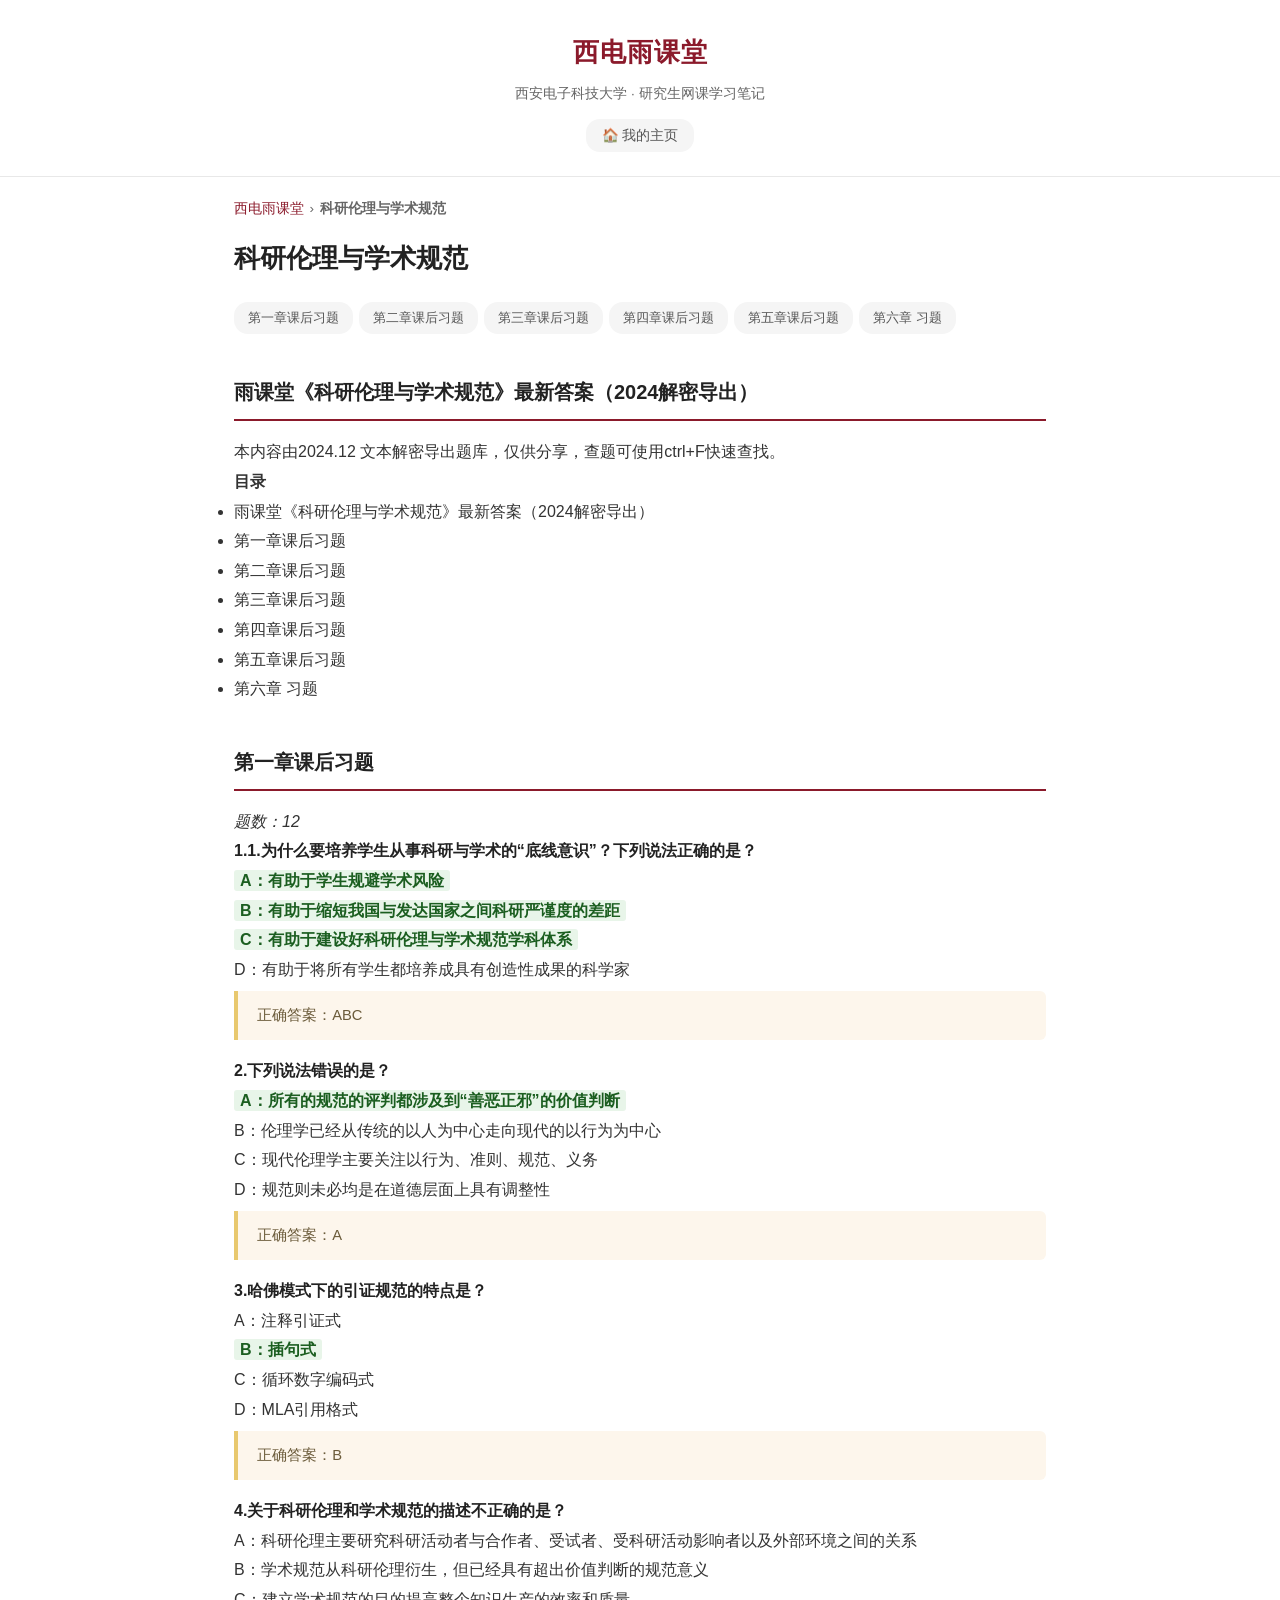
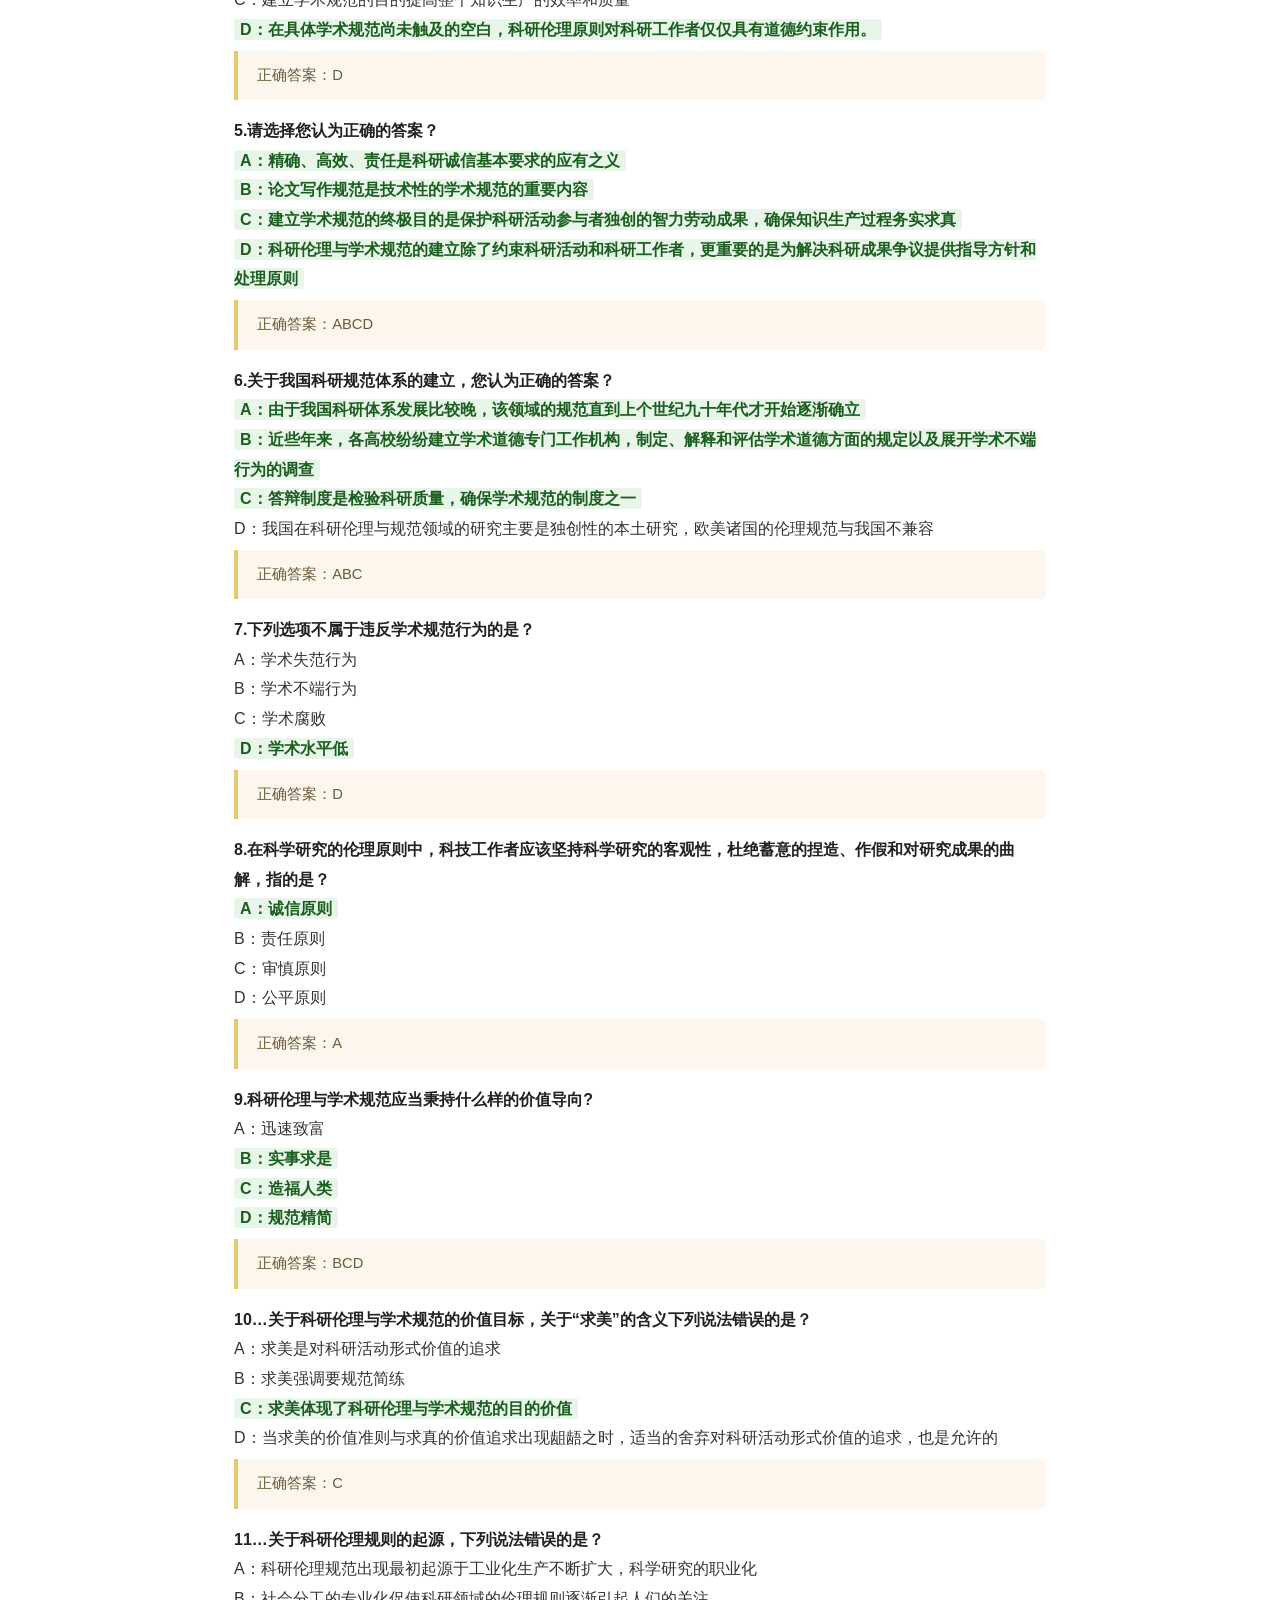
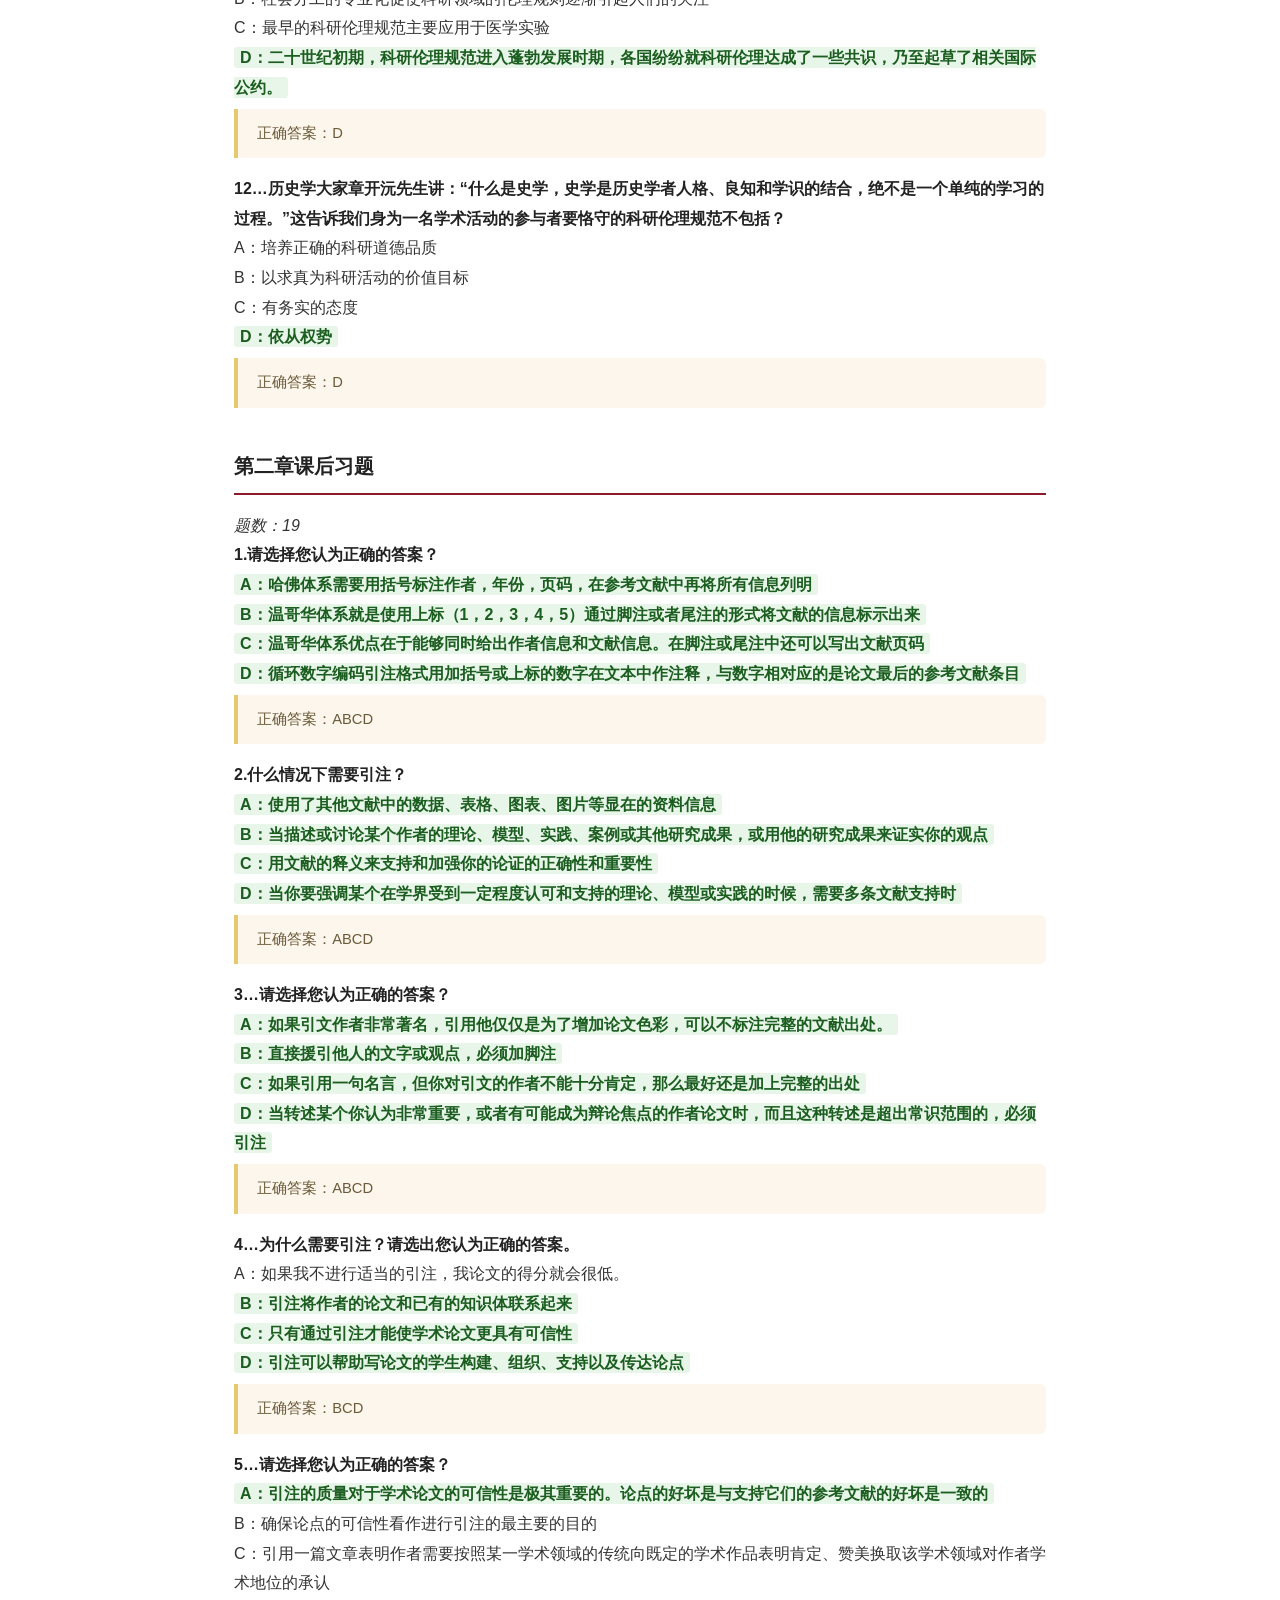
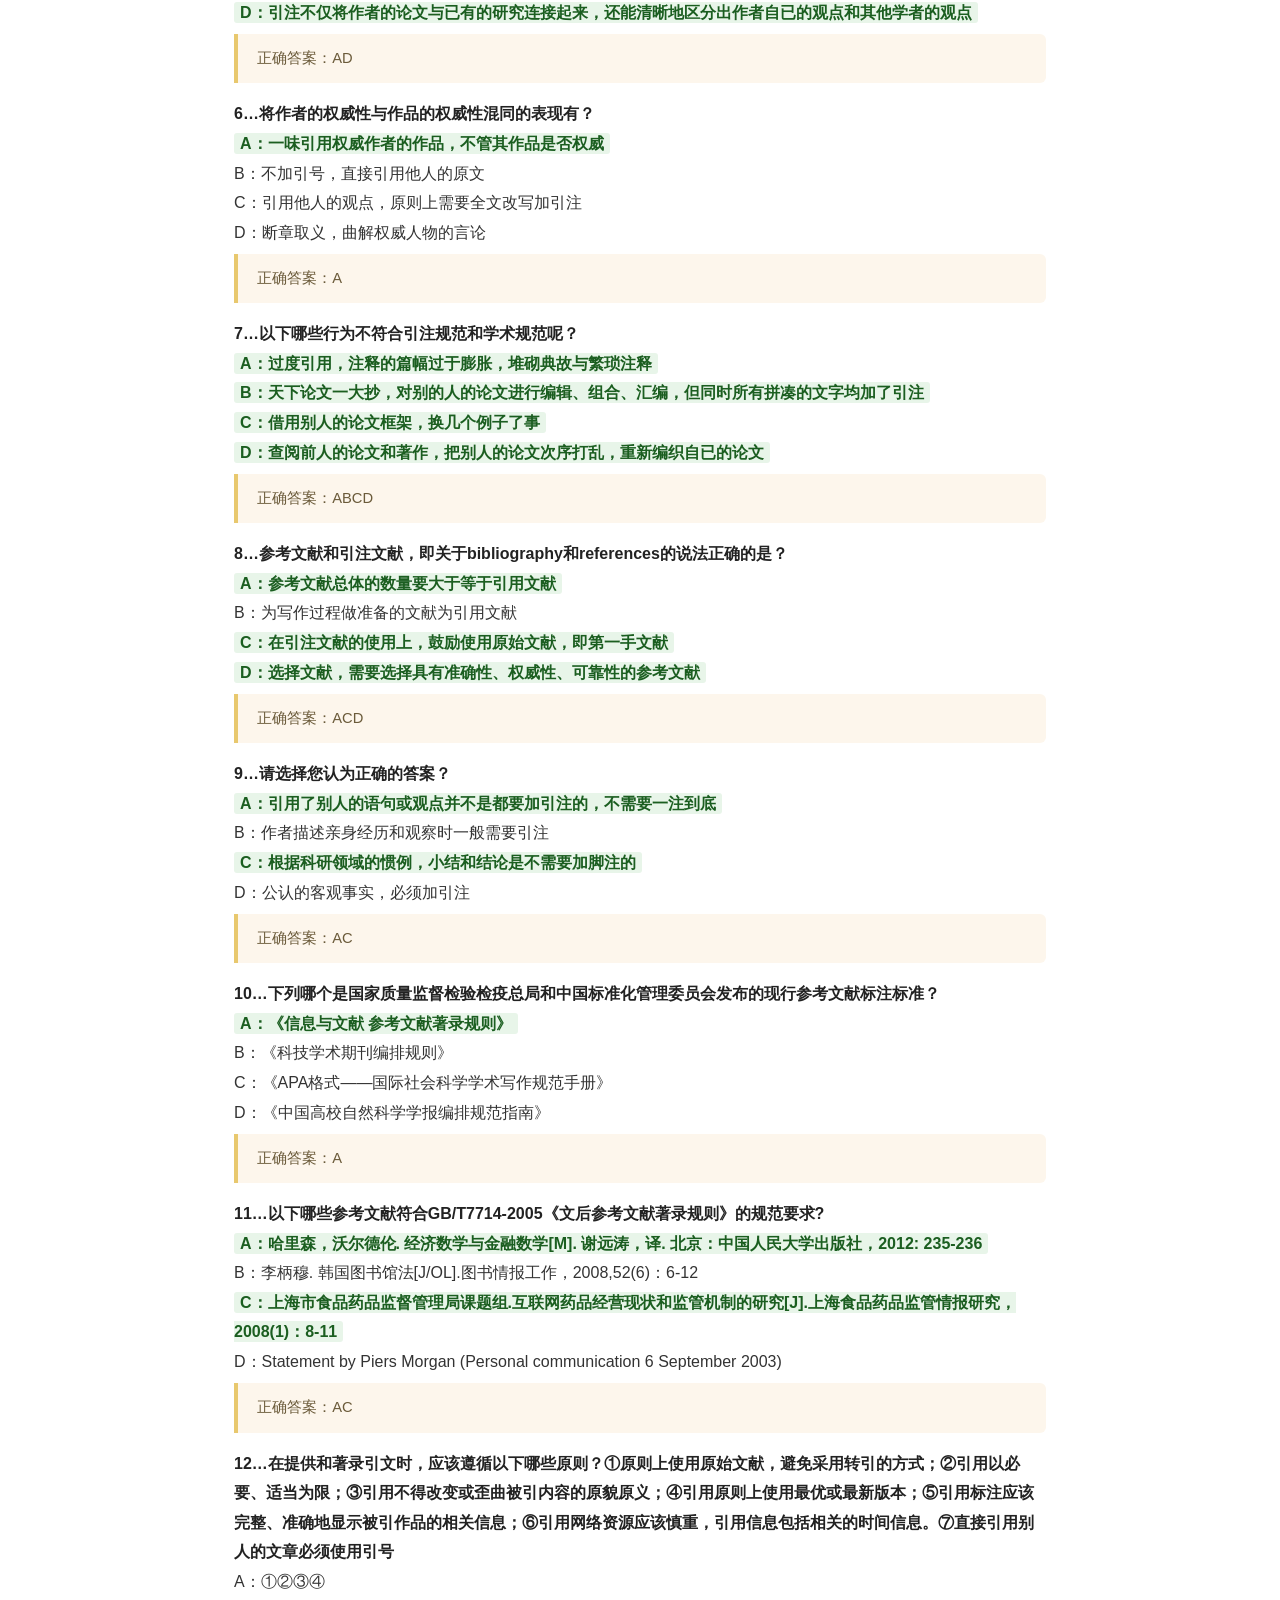
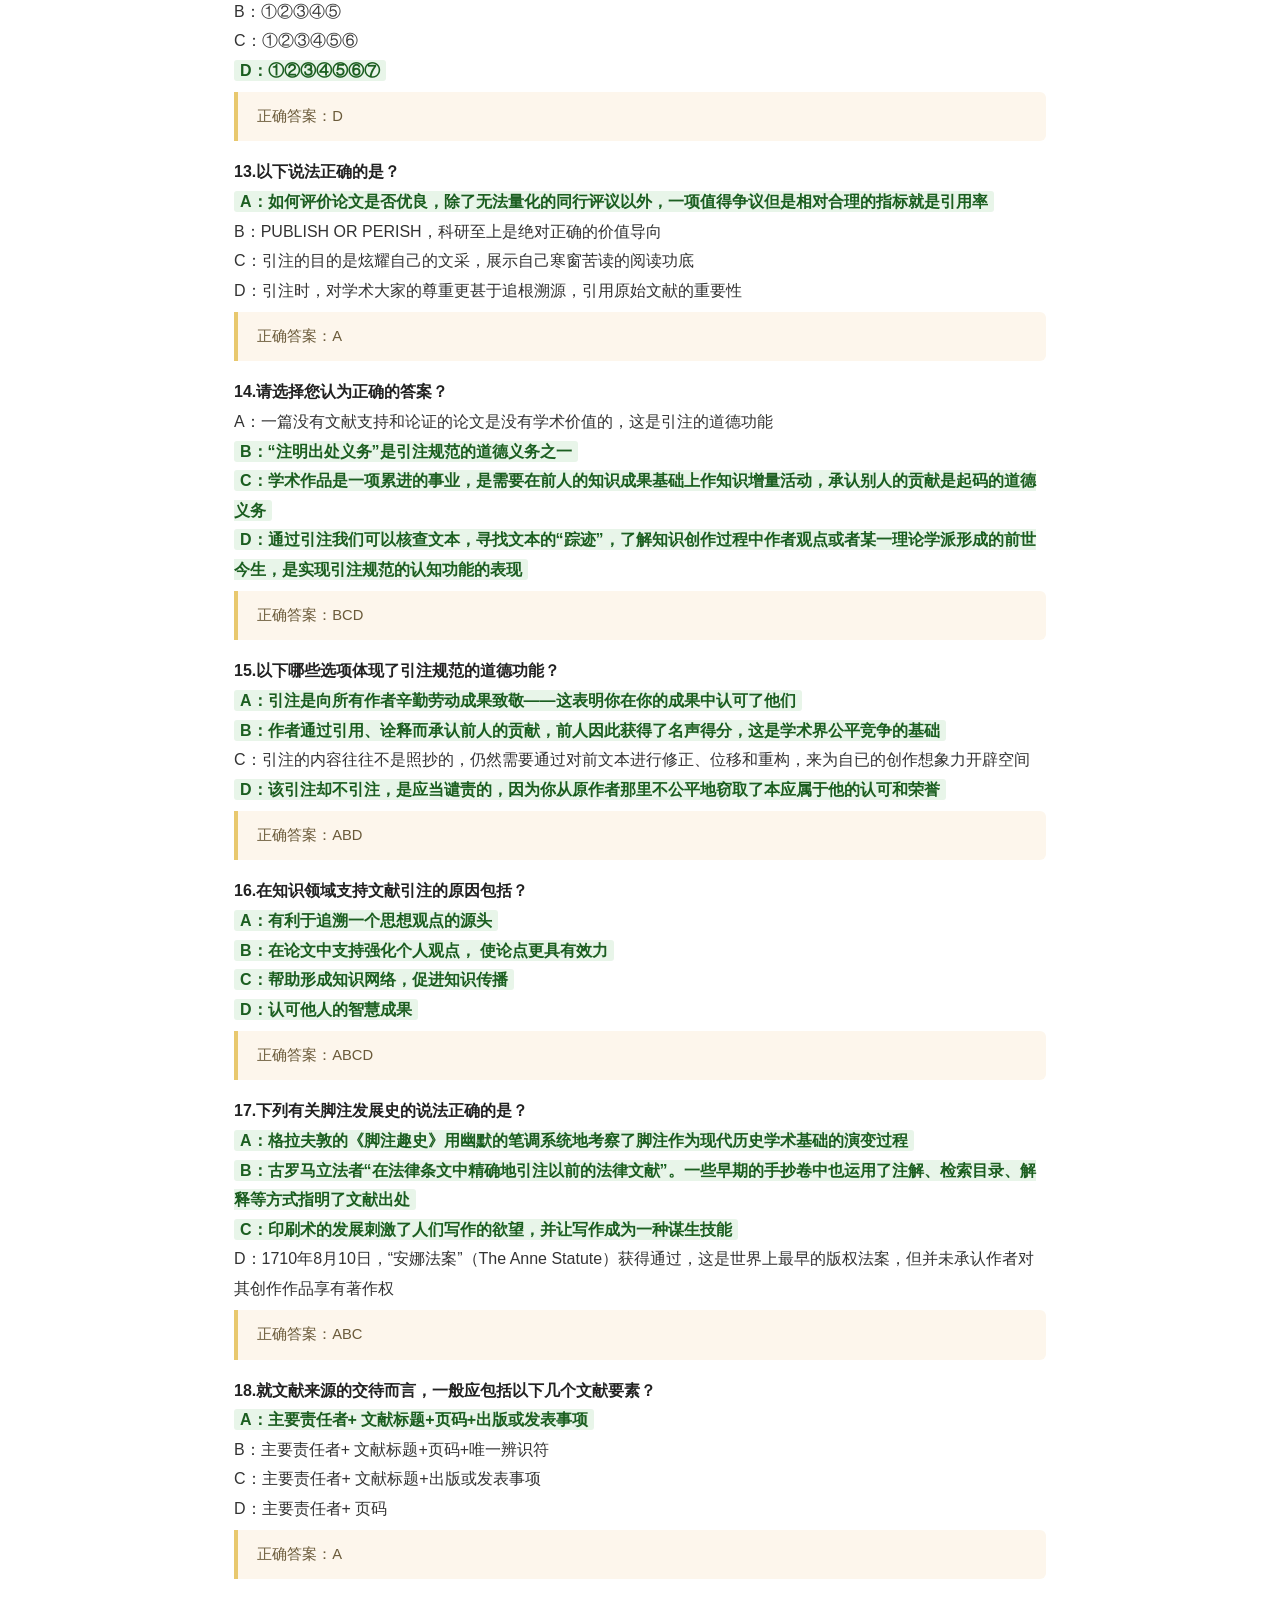
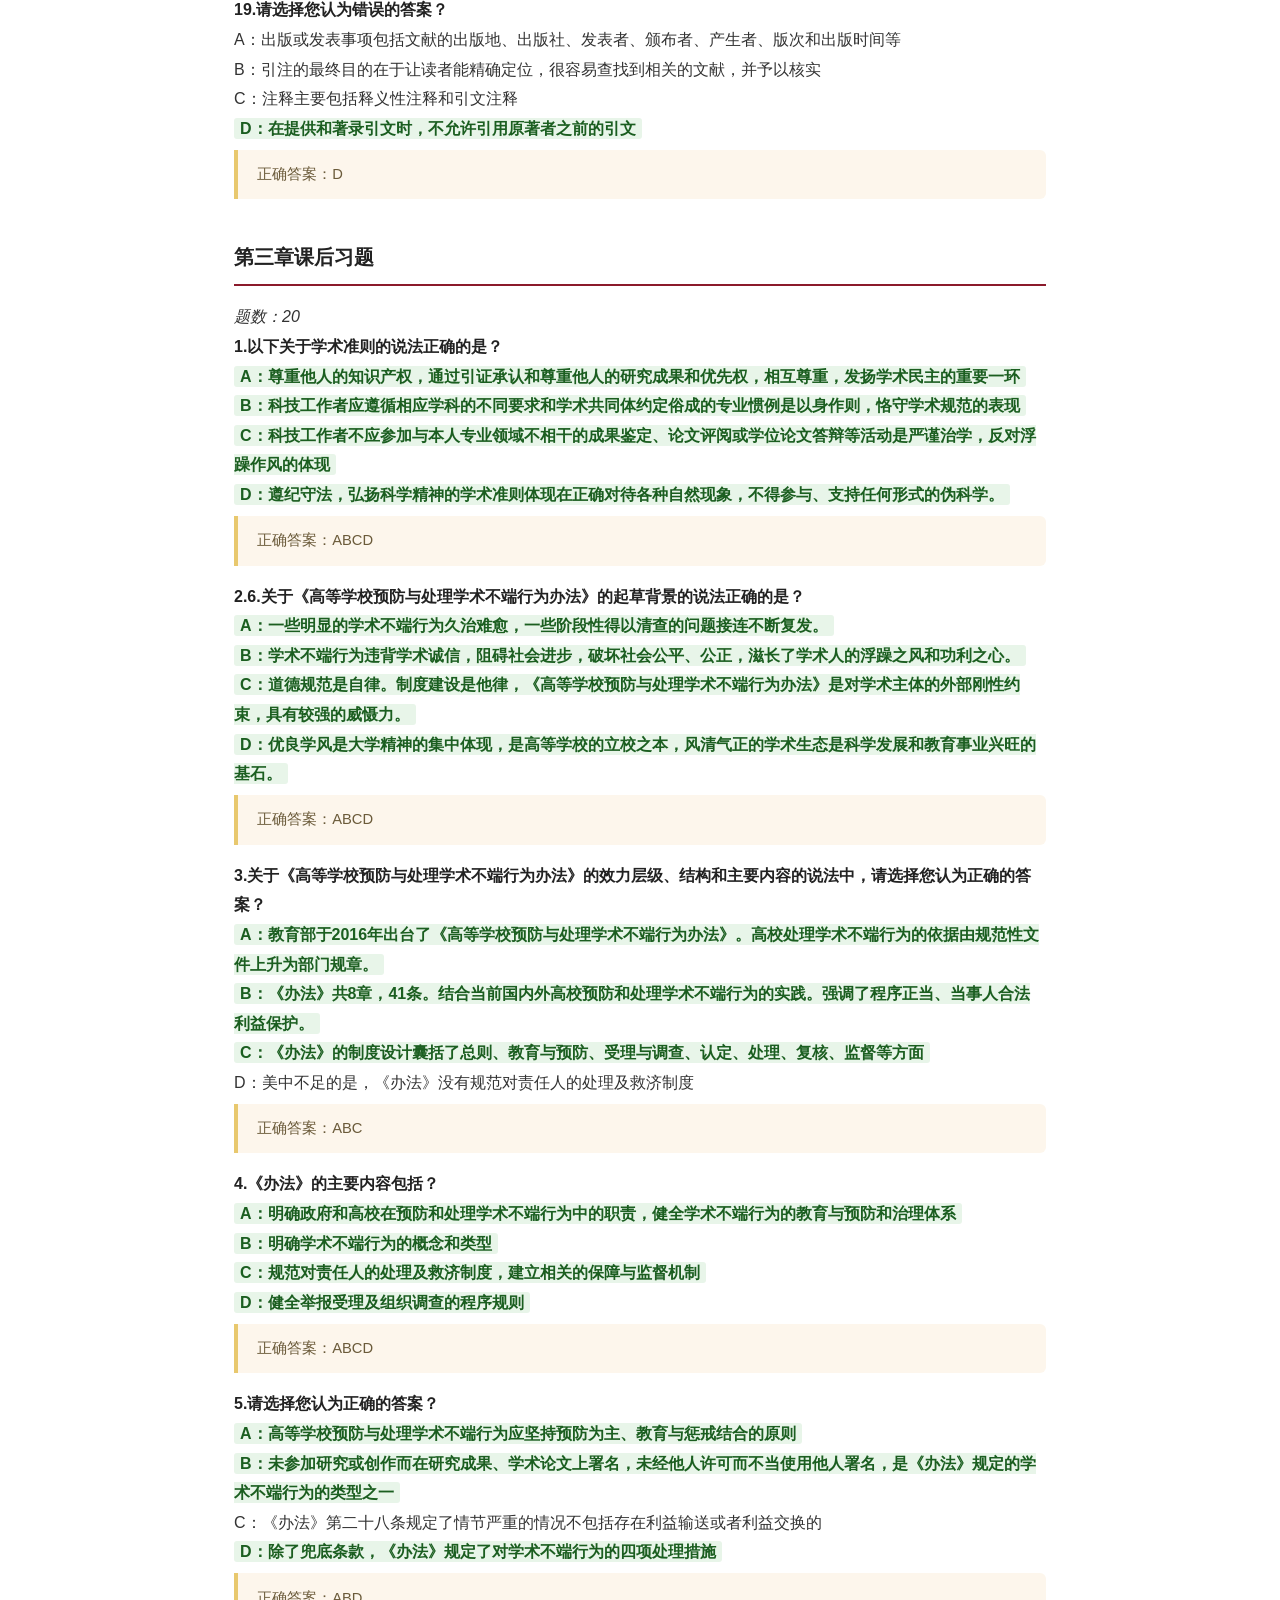
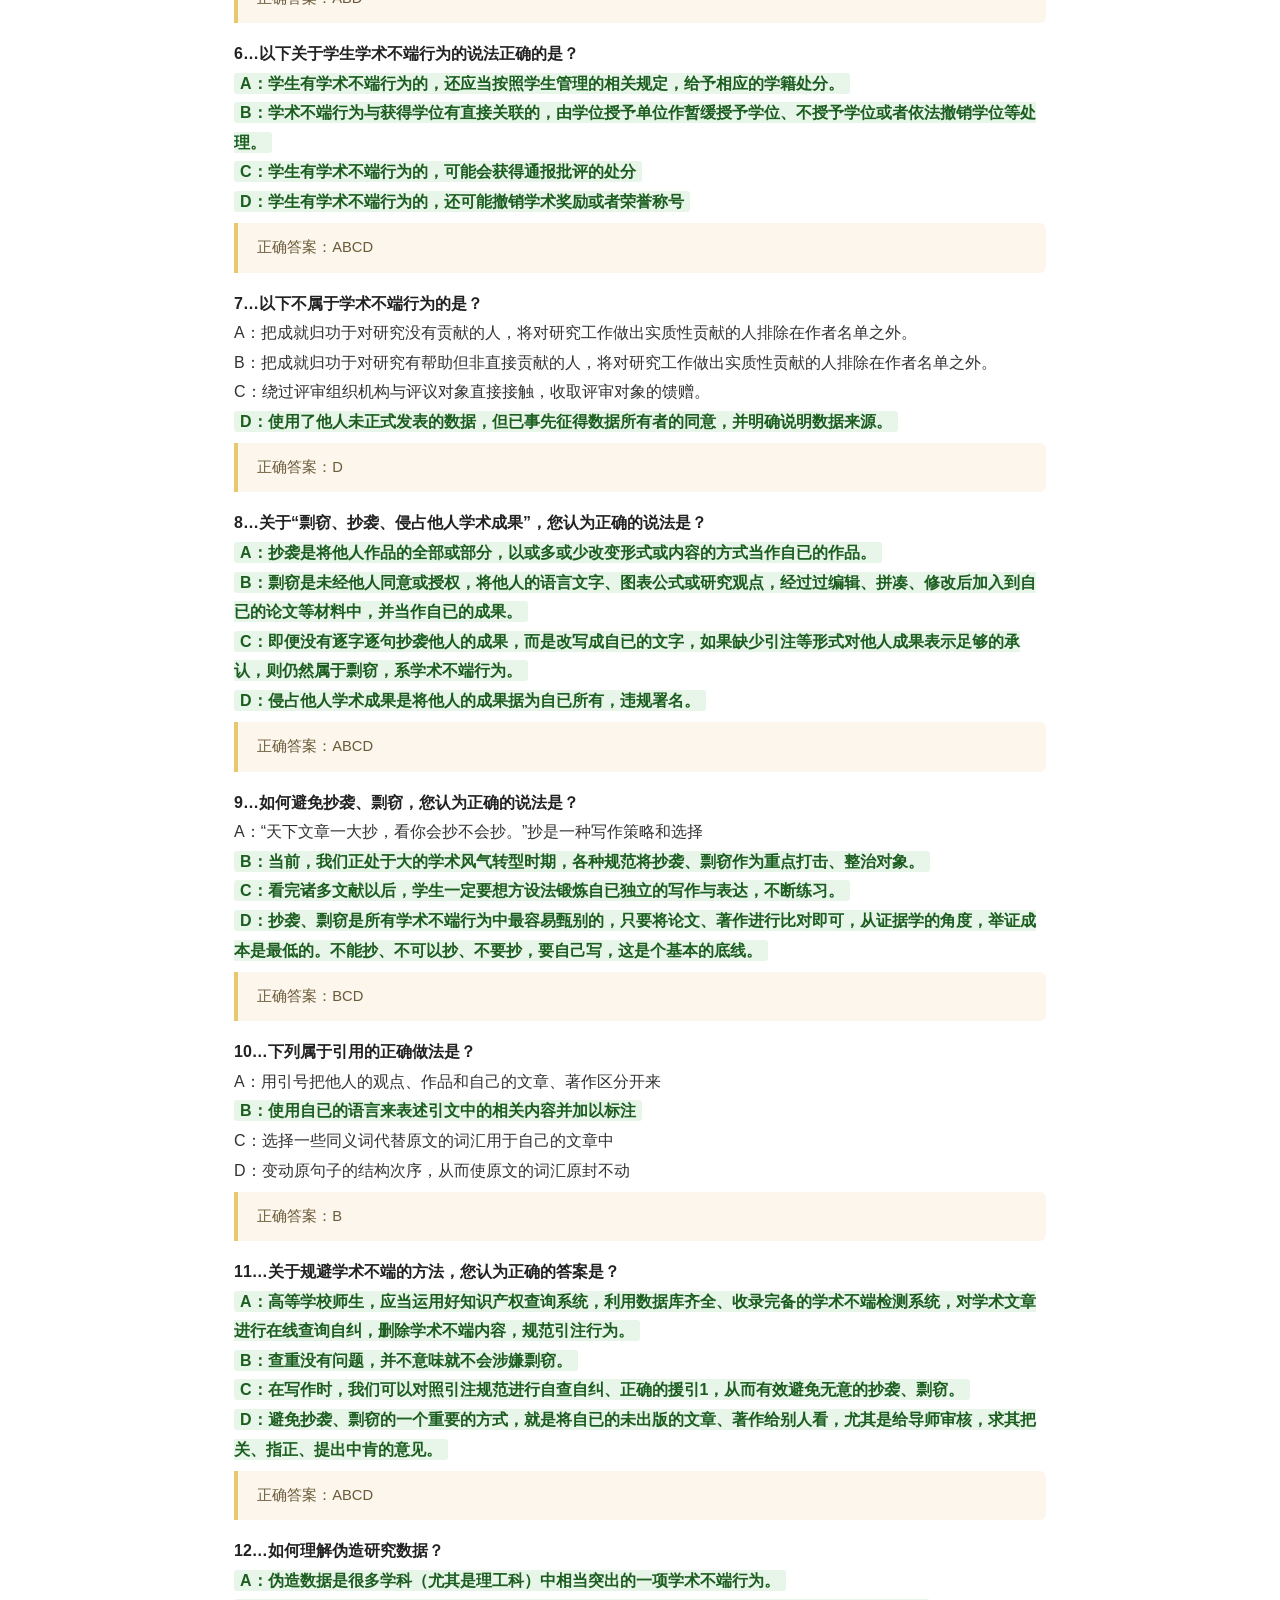
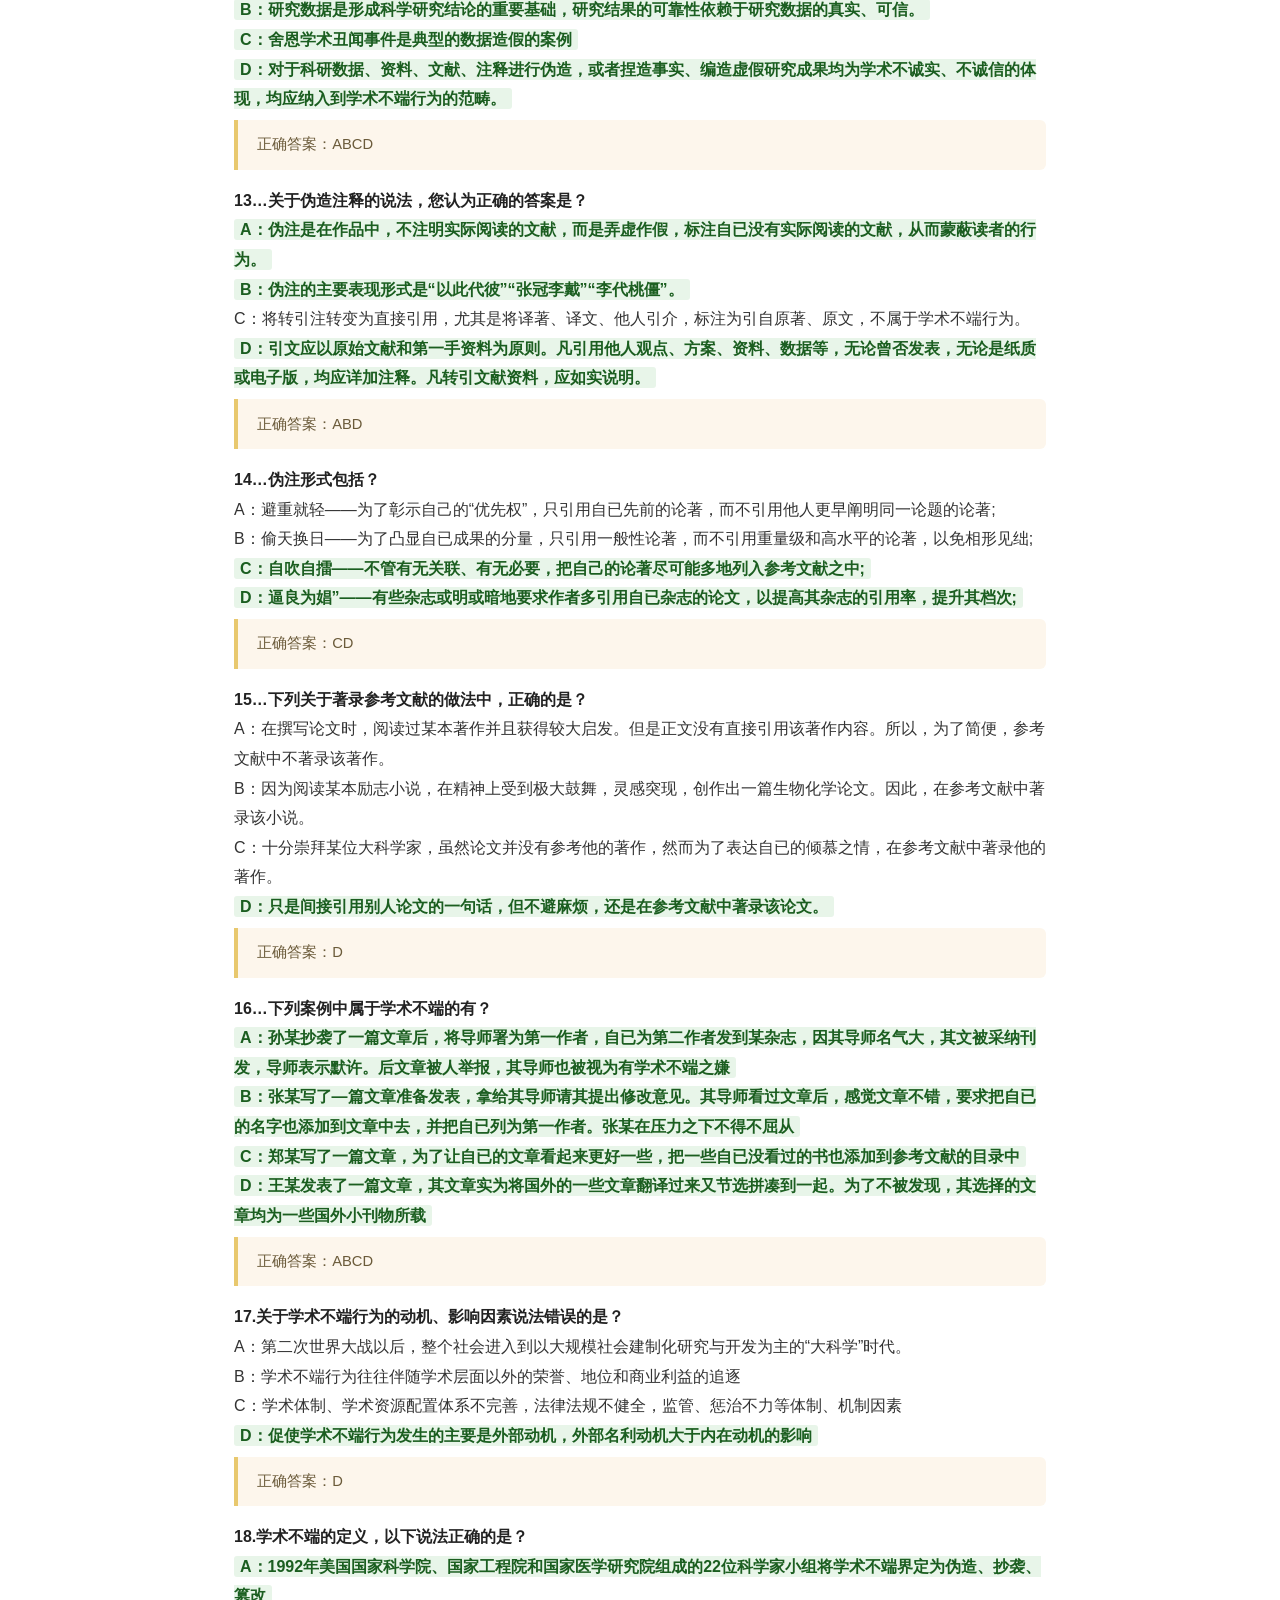
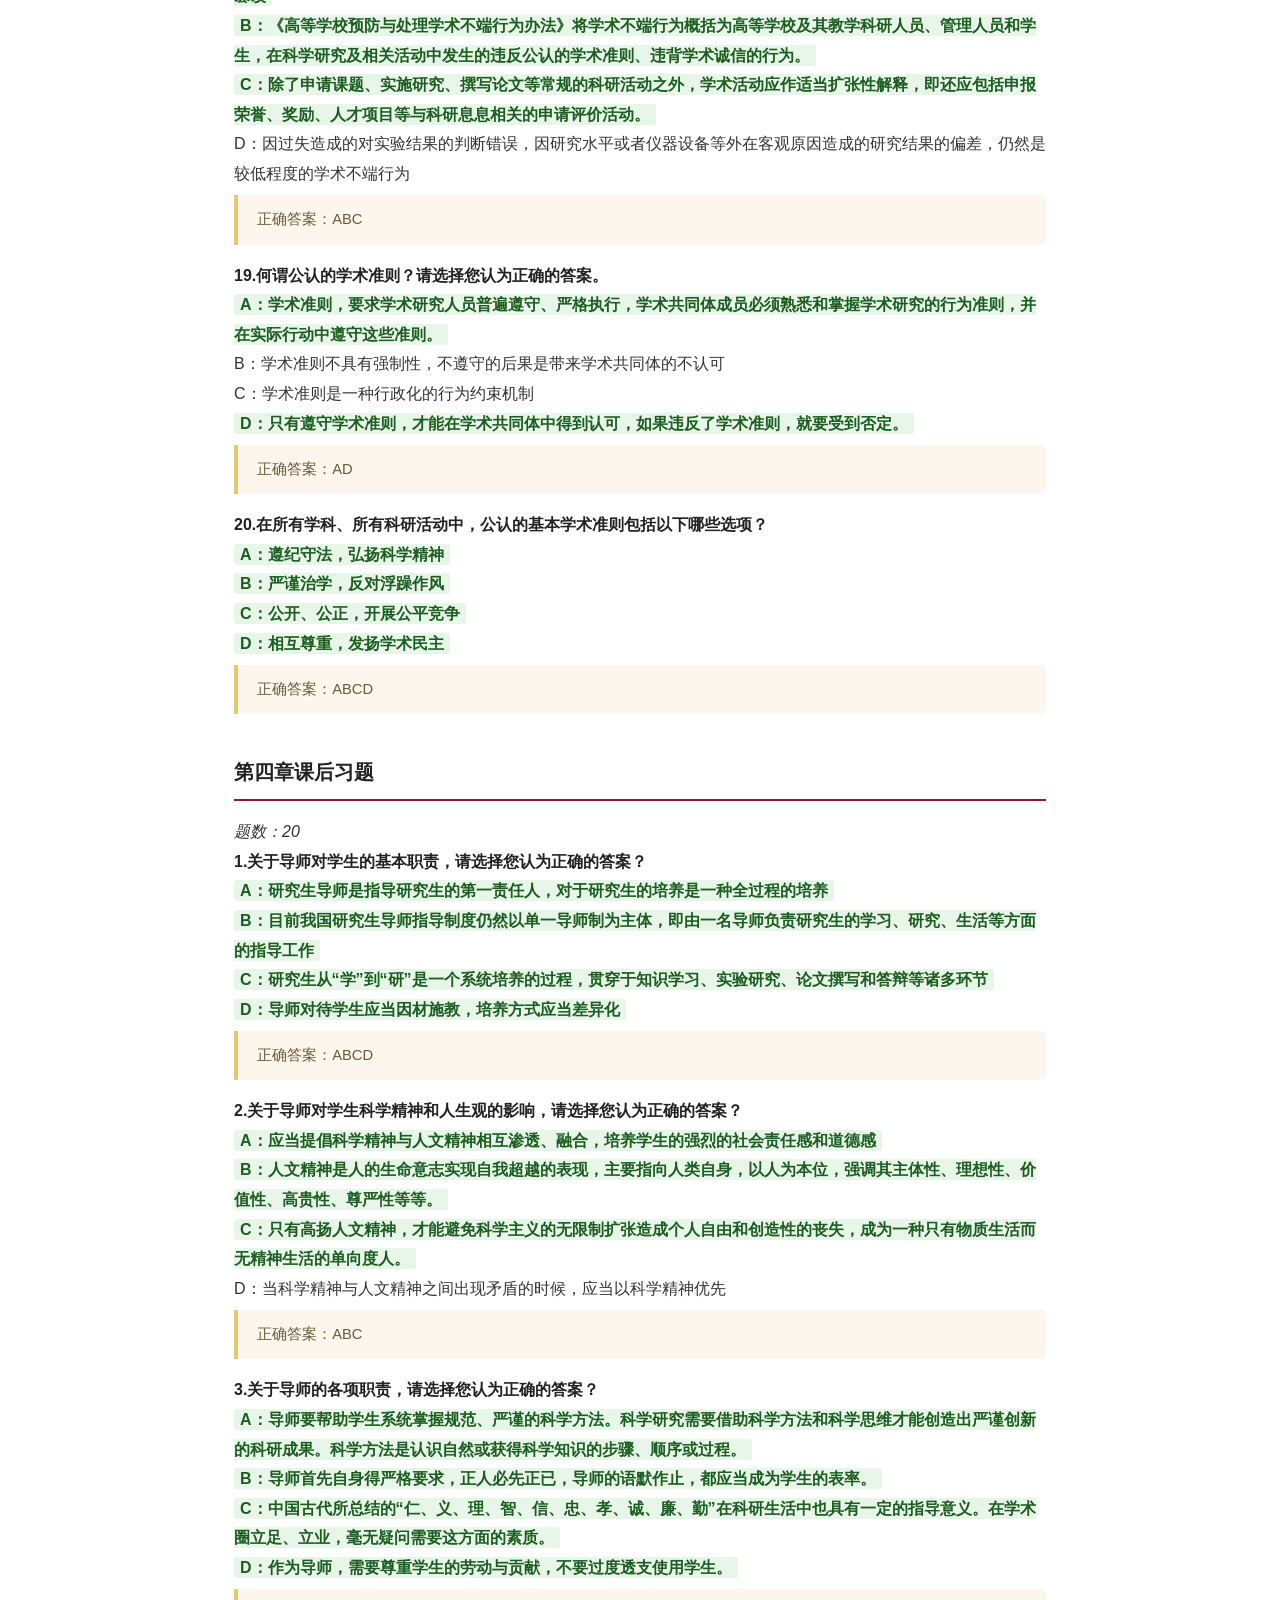
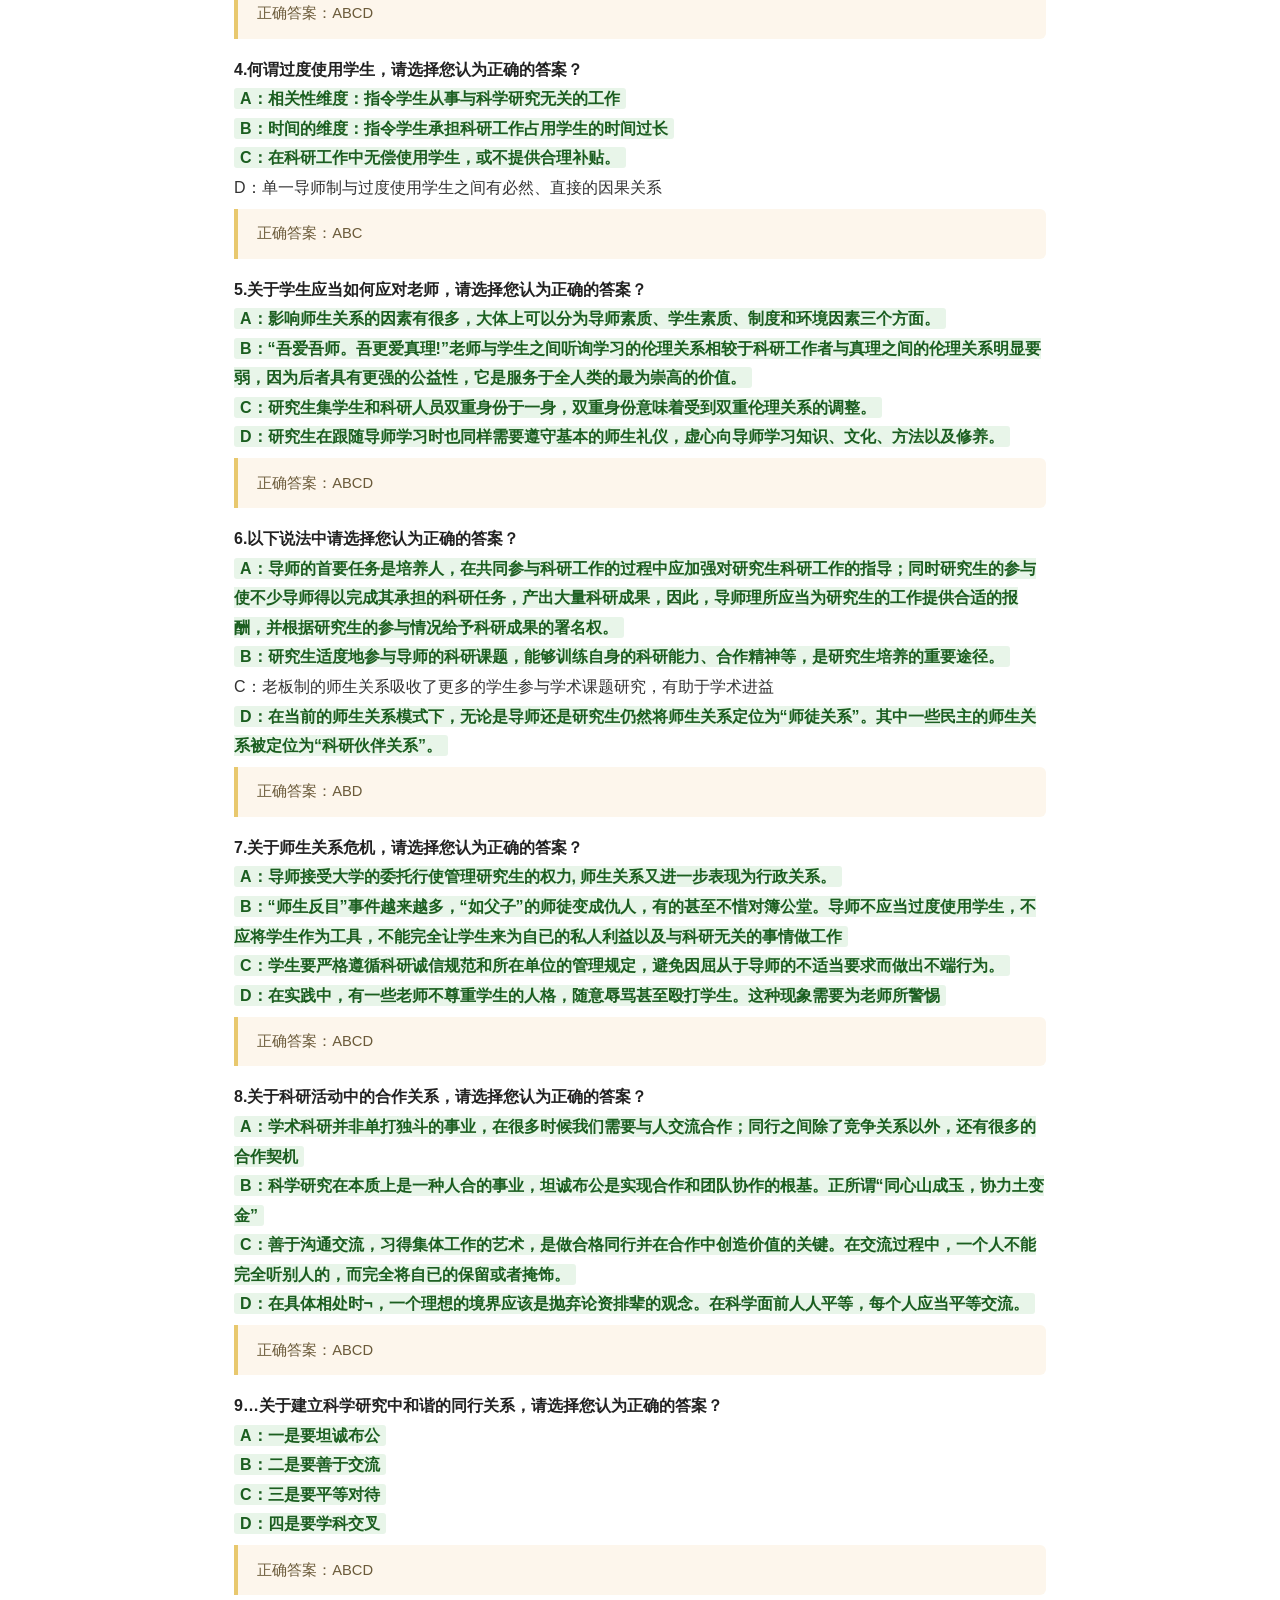
<file: research-ethics.html>
<!DOCTYPE html>
<html lang="zh-CN">
<head>
  <meta charset="UTF-8">
  <meta name="viewport" content="width=device-width, initial-scale=1.0">
  <title>科研伦理与学术规范 - 西电雨课堂</title>
  <link rel="stylesheet" href="css/style.css">
</head>
<body>

<header class="site-header">
  <a href="courses.html" style="color:inherit;text-decoration:none;">
    <div class="brand">西电雨课堂</div>
  </a>
  <div class="subtitle">西安电子科技大学 · 研究生网课学习笔记</div>
  <nav class="top-nav">
    <a href="https://yongfei-hu.github.io/">🏠 我的主页</a>
  </nav>
</header>

<div class="breadcrumb">
  <a href="courses.html">西电雨课堂</a><span>›</span><strong>科研伦理与学术规范</strong>
</div>

<div class="post-title">
  <h1>科研伦理与学术规范</h1>
</div>

<nav class="chapter-nav">
  <div class="chapter-nav-inner">
  <a href="#section-1">第一章课后习题</a>
  <a href="#section-2">第二章课后习题</a>
  <a href="#section-3">第三章课后习题</a>
  <a href="#section-4">第四章课后习题</a>
  <a href="#section-5">第五章课后习题</a>
  <a href="#section-6">第六章 习题</a>
</div>
</nav>

<article class="post-body">

<h2>雨课堂《科研伦理与学术规范》最新答案（2024解密导出）</h2> 
<p>本内容由2024.12 文本解密导出题库，仅供分享，查题可使用ctrl&#43;F快速查找。</p> 
<p></p>
<div class="toc">
 <h4>目录</h4>
 <ul><li>雨课堂《科研伦理与学术规范》最新答案（2024解密导出）</li><li>第一章课后习题</li><li>第二章课后习题</li><li>第三章课后习题</li><li>第四章课后习题</li><li>第五章课后习题</li><li>第六章 习题</li></ul>
</div>
<p></p> 
<h2 id="section-2">第一章课后习题</h2> 
<p><em>题数：12</em></p> 
<p><strong>1.1.为什么要培养学生从事科研与学术的“底线意识”？下列说法正确的是？</strong><br /> <code>A：有助于学生规避学术风险</code><br /> <code>B：有助于缩短我国与发达国家之间科研严谨度的差距</code><br /> <code>C：有助于建设好科研伦理与学术规范学科体系</code><br /> D：有助于将所有学生都培养成具有创造性成果的科学家</p> 
<blockquote> 
 <p>正确答案：ABC</p> 
</blockquote> 
<p><strong>2.下列说法错误的是？</strong><br /> <code>A：所有的规范的评判都涉及到“善恶正邪”的价值判断</code><br /> B：伦理学已经从传统的以人为中心走向现代的以行为为中心<br /> C：现代伦理学主要关注以行为、准则、规范、义务<br /> D：规范则未必均是在道德层面上具有调整性</p> 
<blockquote> 
 <p>正确答案：A</p> 
</blockquote> 
<p><strong>3.哈佛模式下的引证规范的特点是？</strong><br /> A：注释引证式<br /> <code>B：插句式</code><br /> C：循环数字编码式<br /> D：MLA引用格式</p> 
<blockquote> 
 <p>正确答案：B</p> 
</blockquote> 
<p><strong>4.关于科研伦理和学术规范的描述不正确的是？</strong><br /> A：科研伦理主要研究科研活动者与合作者、受试者、受科研活动影响者以及外部环境之间的关系<br /> B：学术规范从科研伦理衍生，但已经具有超出价值判断的规范意义<br /> C：建立学术规范的目的提高整个知识生产的效率和质量<br /> <code>D：在具体学术规范尚未触及的空白，科研伦理原则对科研工作者仅仅具有道德约束作用。</code></p> 
<blockquote> 
 <p>正确答案：D</p> 
</blockquote> 
<p><strong>5.请选择您认为正确的答案？</strong><br /> <code>A：精确、高效、责任是科研诚信基本要求的应有之义</code><br /> <code>B：论文写作规范是技术性的学术规范的重要内容</code><br /> <code>C：建立学术规范的终极目的是保护科研活动参与者独创的智力劳动成果，确保知识生产过程务实求真</code><br /> <code>D：科研伦理与学术规范的建立除了约束科研活动和科研工作者，更重要的是为解决科研成果争议提供指导方针和处理原则</code></p> 
<blockquote> 
 <p>正确答案：ABCD</p> 
</blockquote> 
<p><strong>6.关于我国科研规范体系的建立，您认为正确的答案？</strong><br /> <code>A：由于我国科研体系发展比较晚，该领域的规范直到上个世纪九十年代才开始逐渐确立</code><br /> <code>B：近些年来，各高校纷纷建立学术道德专门工作机构，制定、解释和评估学术道德方面的规定以及展开学术不端行为的调查</code><br /> <code>C：答辩制度是检验科研质量，确保学术规范的制度之一</code><br /> D：我国在科研伦理与规范领域的研究主要是独创性的本土研究，欧美诸国的伦理规范与我国不兼容</p> 
<blockquote> 
 <p>正确答案：ABC</p> 
</blockquote> 
<p><strong>7.下列选项不属于违反学术规范行为的是？</strong><br /> A：学术失范行为<br /> B：学术不端行为<br /> C：学术腐败<br /> <code>D：学术水平低</code></p> 
<blockquote> 
 <p>正确答案：D</p> 
</blockquote> 
<p><strong>8.在科学研究的伦理原则中，科技工作者应该坚持科学研究的客观性，杜绝蓄意的捏造、作假和对研究成果的曲解，指的是？</strong><br /> <code>A：诚信原则</code><br /> B：责任原则<br /> C：审慎原则<br /> D：公平原则</p> 
<blockquote> 
 <p>正确答案：A</p> 
</blockquote> 
<p><strong>9.科研伦理与学术规范应当秉持什么样的价值导向?</strong><br /> A：迅速致富<br /> <code>B：实事求是</code><br /> <code>C：造福人类</code><br /> <code>D：规范精简</code></p> 
<blockquote> 
 <p>正确答案：BCD</p> 
</blockquote> 
<p><strong>10…关于科研伦理与学术规范的价值目标，关于“求美”的含义下列说法错误的是？</strong><br /> A：求美是对科研活动形式价值的追求<br /> B：求美强调要规范简练<br /> <code>C：求美体现了科研伦理与学术规范的目的价值</code><br /> D：当求美的价值准则与求真的价值追求出现龃龉之时，适当的舍弃对科研活动形式价值的追求，也是允许的</p> 
<blockquote> 
 <p>正确答案：C</p> 
</blockquote> 
<p><strong>11…关于科研伦理规则的起源，下列说法错误的是？</strong><br /> A：科研伦理规范出现最初起源于工业化生产不断扩大，科学研究的职业化<br /> B：社会分工的专业化促使科研领域的伦理规则逐渐引起人们的关注<br /> C：最早的科研伦理规范主要应用于医学实验<br /> <code>D：二十世纪初期，科研伦理规范进入蓬勃发展时期，各国纷纷就科研伦理达成了一些共识，乃至起草了相关国际公约。</code></p> 
<blockquote> 
 <p>正确答案：D</p> 
</blockquote> 
<p><strong>12…历史学大家章开沅先生讲：“什么是史学，史学是历史学者人格、良知和学识的结合，绝不是一个单纯的学习的过程。”这告诉我们身为一名学术活动的参与者要恪守的科研伦理规范不包括？</strong><br /> A：培养正确的科研道德品质<br /> B：以求真为科研活动的价值目标<br /> C：有务实的态度<br /> <code>D：依从权势</code></p> 
<blockquote> 
 <p>正确答案：D</p> 
</blockquote> 
<h2 id="section-2">第二章课后习题</h2> 
<p><em>题数：19</em></p> 
<p><strong>1.请选择您认为正确的答案？</strong><br /> <code>A：哈佛体系需要用括号标注作者，年份，页码，在参考文献中再将所有信息列明</code><br /> <code>B：温哥华体系就是使用上标（1，2，3，4，5）通过脚注或者尾注的形式将文献的信息标示出来</code><br /> <code>C：温哥华体系优点在于能够同时给出作者信息和文献信息。在脚注或尾注中还可以写出文献页码</code><br /> <code>D：循环数字编码引注格式用加括号或上标的数字在文本中作注释，与数字相对应的是论文最后的参考文献条目</code></p> 
<blockquote> 
 <p>正确答案：ABCD</p> 
</blockquote> 
<p><strong>2.什么情况下需要引注？</strong><br /> <code>A：使用了其他文献中的数据、表格、图表、图片等显在的资料信息</code><br /> <code>B：当描述或讨论某个作者的理论、模型、实践、案例或其他研究成果，或用他的研究成果来证实你的观点</code><br /> <code>C：用文献的释义来支持和加强你的论证的正确性和重要性</code><br /> <code>D：当你要强调某个在学界受到一定程度认可和支持的理论、模型或实践的时候，需要多条文献支持时</code></p> 
<blockquote> 
 <p>正确答案：ABCD</p> 
</blockquote> 
<p><strong>3…请选择您认为正确的答案？</strong><br /> <code>A：如果引文作者非常著名，引用他仅仅是为了增加论文色彩，可以不标注完整的文献出处。</code><br /> <code>B：直接援引他人的文字或观点，必须加脚注</code><br /> <code>C：如果引用一句名言，但你对引文的作者不能十分肯定，那么最好还是加上完整的出处</code><br /> <code>D：当转述某个你认为非常重要，或者有可能成为辩论焦点的作者论文时，而且这种转述是超出常识范围的，必须引注</code></p> 
<blockquote> 
 <p>正确答案：ABCD</p> 
</blockquote> 
<p><strong>4…为什么需要引注？请选出您认为正确的答案。</strong><br /> A：如果我不进行适当的引注，我论文的得分就会很低。<br /> <code>B：引注将作者的论文和已有的知识体联系起来</code><br /> <code>C：只有通过引注才能使学术论文更具有可信性</code><br /> <code>D：引注可以帮助写论文的学生构建、组织、支持以及传达论点</code></p> 
<blockquote> 
 <p>正确答案：BCD</p> 
</blockquote> 
<p><strong>5…请选择您认为正确的答案？</strong><br /> <code>A：引注的质量对于学术论文的可信性是极其重要的。论点的好坏是与支持它们的参考文献的好坏是一致的</code><br /> B：确保论点的可信性看作进行引注的最主要的目的<br /> C：引用一篇文章表明作者需要按照某一学术领域的传统向既定的学术作品表明肯定、赞美换取该学术领域对作者学术地位的承认<br /> <code>D：引注不仅将作者的论文与已有的研究连接起来，还能清晰地区分出作者自已的观点和其他学者的观点</code></p> 
<blockquote> 
 <p>正确答案：AD</p> 
</blockquote> 
<p><strong>6…将作者的权威性与作品的权威性混同的表现有？</strong><br /> <code>A：一味引用权威作者的作品，不管其作品是否权威</code><br /> B：不加引号，直接引用他人的原文<br /> C：引用他人的观点，原则上需要全文改写加引注<br /> D：断章取义，曲解权威人物的言论</p> 
<blockquote> 
 <p>正确答案：A</p> 
</blockquote> 
<p><strong>7…以下哪些行为不符合引注规范和学术规范呢？</strong><br /> <code>A：过度引用，注释的篇幅过于膨胀，堆砌典故与繁琐注释</code><br /> <code>B：天下论文一大抄，对别的人的论文进行编辑、组合、汇编，但同时所有拼凑的文字均加了引注</code><br /> <code>C：借用别人的论文框架，换几个例子了事</code><br /> <code>D：查阅前人的论文和著作，把别人的论文次序打乱，重新编织自已的论文</code></p> 
<blockquote> 
 <p>正确答案：ABCD</p> 
</blockquote> 
<p><strong>8…参考文献和引注文献，即关于bibliography和references的说法正确的是？</strong><br /> <code>A：参考文献总体的数量要大于等于引用文献</code><br /> B：为写作过程做准备的文献为引用文献<br /> <code>C：在引注文献的使用上，鼓励使用原始文献，即第一手文献</code><br /> <code>D：选择文献，需要选择具有准确性、权威性、可靠性的参考文献</code></p> 
<blockquote> 
 <p>正确答案：ACD</p> 
</blockquote> 
<p><strong>9…请选择您认为正确的答案？</strong><br /> <code>A：引用了别人的语句或观点并不是都要加引注的，不需要一注到底</code><br /> B：作者描述亲身经历和观察时一般需要引注<br /> <code>C：根据科研领域的惯例，小结和结论是不需要加脚注的</code><br /> D：公认的客观事实，必须加引注</p> 
<blockquote> 
 <p>正确答案：AC</p> 
</blockquote> 
<p><strong>10…下列哪个是国家质量监督检验检疫总局和中国标准化管理委员会发布的现行参考文献标注标准？</strong><br /> <code>A：《信息与文献 参考文献著录规则》</code><br /> B：《科技学术期刊编排规则》<br /> C：《APA格式——国际社会科学学术写作规范手册》<br /> D：《中国高校自然科学学报编排规范指南》</p> 
<blockquote> 
 <p>正确答案：A</p> 
</blockquote> 
<p><strong>11…以下哪些参考文献符合GB/T7714-2005《文后参考文献著录规则》的规范要求?</strong><br /> <code>A：哈里森，沃尔德伦. 经济数学与金融数学[M]. 谢远涛，译. 北京：中国人民大学出版社，2012: 235-236</code><br /> B：李柄穆. 韩国图书馆法[J/OL].图书情报工作，2008,52(6)：6-12<br /> <code>C：上海市食品药品监督管理局课题组.互联网药品经营现状和监管机制的研究[J].上海食品药品监管情报研究，2008(1)：8-11</code><br /> D：Statement by Piers Morgan (Personal communication 6 September 2003)</p> 
<blockquote> 
 <p>正确答案：AC</p> 
</blockquote> 
<p><strong>12…在提供和著录引文时，应该遵循以下哪些原则？①原则上使用原始文献，避免采用转引的方式；②引用以必要、适当为限；③引用不得改变或歪曲被引内容的原貌原义；④引用原则上使用最优或最新版本；⑤引用标注应该完整、准确地显示被引作品的相关信息；⑥引用网络资源应该慎重，引用信息包括相关的时间信息。⑦直接引用别人的文章必须使用引号</strong><br /> A：①②③④<br /> B：①②③④⑤<br /> C：①②③④⑤⑥<br /> <code>D：①②③④⑤⑥⑦</code></p> 
<blockquote> 
 <p>正确答案：D</p> 
</blockquote> 
<p><strong>13.以下说法正确的是？</strong><br /> <code>A：如何评价论文是否优良，除了无法量化的同行评议以外，一项值得争议但是相对合理的指标就是引用率</code><br /> B：PUBLISH OR PERISH，科研至上是绝对正确的价值导向<br /> C：引注的目的是炫耀自己的文采，展示自己寒窗苦读的阅读功底<br /> D：引注时，对学术大家的尊重更甚于追根溯源，引用原始文献的重要性</p> 
<blockquote> 
 <p>正确答案：A</p> 
</blockquote> 
<p><strong>14.请选择您认为正确的答案？</strong><br /> A：一篇没有文献支持和论证的论文是没有学术价值的，这是引注的道德功能<br /> <code>B：“注明出处义务”是引注规范的道德义务之一</code><br /> <code>C：学术作品是一项累进的事业，是需要在前人的知识成果基础上作知识增量活动，承认别人的贡献是起码的道德义务</code><br /> <code>D：通过引注我们可以核查文本，寻找文本的“踪迹”，了解知识创作过程中作者观点或者某一理论学派形成的前世今生，是实现引注规范的认知功能的表现</code></p> 
<blockquote> 
 <p>正确答案：BCD</p> 
</blockquote> 
<p><strong>15.以下哪些选项体现了引注规范的道德功能？</strong><br /> <code>A：引注是向所有作者辛勤劳动成果致敬——这表明你在你的成果中认可了他们</code><br /> <code>B：作者通过引用、诠释而承认前人的贡献，前人因此获得了名声得分，这是学术界公平竞争的基础</code><br /> C：引注的内容往往不是照抄的，仍然需要通过对前文本进行修正、位移和重构，来为自已的创作想象力开辟空间<br /> <code>D：该引注却不引注，是应当谴责的，因为你从原作者那里不公平地窃取了本应属于他的认可和荣誉</code></p> 
<blockquote> 
 <p>正确答案：ABD</p> 
</blockquote> 
<p><strong>16.在知识领域支持文献引注的原因包括？</strong><br /> <code>A：有利于追溯一个思想观点的源头</code><br /> <code>B：在论文中支持强化个人观点， 使论点更具有效力</code><br /> <code>C：帮助形成知识网络，促进知识传播</code><br /> <code>D：认可他人的智慧成果</code></p> 
<blockquote> 
 <p>正确答案：ABCD</p> 
</blockquote> 
<p><strong>17.下列有关脚注发展史的说法正确的是？</strong><br /> <code>A：格拉夫敦的《脚注趣史》用幽默的笔调系统地考察了脚注作为现代历史学术基础的演变过程</code><br /> <code>B：古罗马立法者“在法律条文中精确地引注以前的法律文献”。一些早期的手抄卷中也运用了注解、检索目录、解释等方式指明了文献出处</code><br /> <code>C：印刷术的发展刺激了人们写作的欲望，并让写作成为一种谋生技能</code><br /> D：1710年8月10日，“安娜法案”（The Anne Statute）获得通过，这是世界上最早的版权法案，但并未承认作者对其创作作品享有著作权</p> 
<blockquote> 
 <p>正确答案：ABC</p> 
</blockquote> 
<p><strong>18.就文献来源的交待而言，一般应包括以下几个文献要素？</strong><br /> <code>A：主要责任者&#43; 文献标题&#43;页码&#43;出版或发表事项</code><br /> B：主要责任者&#43; 文献标题&#43;页码&#43;唯一辨识符<br /> C：主要责任者&#43; 文献标题&#43;出版或发表事项<br /> D：主要责任者&#43; 页码</p> 
<blockquote> 
 <p>正确答案：A</p> 
</blockquote> 
<p><strong>19.请选择您认为错误的答案？</strong><br /> A：出版或发表事项包括文献的出版地、出版社、发表者、颁布者、产生者、版次和出版时间等<br /> B：引注的最终目的在于让读者能精确定位，很容易查找到相关的文献，并予以核实<br /> C：注释主要包括释义性注释和引文注释<br /> <code>D：在提供和著录引文时，不允许引用原著者之前的引文</code></p> 
<blockquote> 
 <p>正确答案：D</p> 
</blockquote> 
<h2 id="section-2">第三章课后习题</h2> 
<p><em>题数：20</em></p> 
<p><strong>1.以下关于学术准则的说法正确的是？</strong><br /> <code>A：尊重他人的知识产权，通过引证承认和尊重他人的研究成果和优先权，相互尊重，发扬学术民主的重要一环</code><br /> <code>B：科技工作者应遵循相应学科的不同要求和学术共同体约定俗成的专业惯例是以身作则，恪守学术规范的表现</code><br /> <code>C：科技工作者不应参加与本人专业领域不相干的成果鉴定、论文评阅或学位论文答辩等活动是严谨治学，反对浮躁作风的体现</code><br /> <code>D：遵纪守法，弘扬科学精神的学术准则体现在正确对待各种自然现象，不得参与、支持任何形式的伪科学。</code></p> 
<blockquote> 
 <p>正确答案：ABCD</p> 
</blockquote> 
<p><strong>2.6.关于《高等学校预防与处理学术不端行为办法》的起草背景的说法正确的是？</strong><br /> <code>A：一些明显的学术不端行为久治难愈，一些阶段性得以清查的问题接连不断复发。</code><br /> <code>B：学术不端行为违背学术诚信，阻碍社会进步，破坏社会公平、公正，滋长了学术人的浮躁之风和功利之心。</code><br /> <code>C：道德规范是自律。制度建设是他律，《高等学校预防与处理学术不端行为办法》是对学术主体的外部刚性约束，具有较强的威慑力。</code><br /> <code>D：优良学风是大学精神的集中体现，是高等学校的立校之本，风清气正的学术生态是科学发展和教育事业兴旺的基石。</code></p> 
<blockquote> 
 <p>正确答案：ABCD</p> 
</blockquote> 
<p><strong>3.关于《高等学校预防与处理学术不端行为办法》的效力层级、结构和主要内容的说法中，请选择您认为正确的答案？</strong><br /> <code>A：教育部于2016年出台了《高等学校预防与处理学术不端行为办法》。高校处理学术不端行为的依据由规范性文件上升为部门规章。</code><br /> <code>B：《办法》共8章，41条。结合当前国内外高校预防和处理学术不端行为的实践。强调了程序正当、当事人合法利益保护。</code><br /> <code>C：《办法》的制度设计囊括了总则、教育与预防、受理与调查、认定、处理、复核、监督等方面</code><br /> D：美中不足的是，《办法》没有规范对责任人的处理及救济制度</p> 
<blockquote> 
 <p>正确答案：ABC</p> 
</blockquote> 
<p><strong>4.《办法》的主要内容包括？</strong><br /> <code>A：明确政府和高校在预防和处理学术不端行为中的职责，健全学术不端行为的教育与预防和治理体系</code><br /> <code>B：明确学术不端行为的概念和类型</code><br /> <code>C：规范对责任人的处理及救济制度，建立相关的保障与监督机制</code><br /> <code>D：健全举报受理及组织调查的程序规则</code></p> 
<blockquote> 
 <p>正确答案：ABCD</p> 
</blockquote> 
<p><strong>5.请选择您认为正确的答案？</strong><br /> <code>A：高等学校预防与处理学术不端行为应坚持预防为主、教育与惩戒结合的原则</code><br /> <code>B：未参加研究或创作而在研究成果、学术论文上署名，未经他人许可而不当使用他人署名，是《办法》规定的学术不端行为的类型之一</code><br /> C：《办法》第二十八条规定了情节严重的情况不包括存在利益输送或者利益交换的<br /> <code>D：除了兜底条款，《办法》规定了对学术不端行为的四项处理措施</code></p> 
<blockquote> 
 <p>正确答案：ABD</p> 
</blockquote> 
<p><strong>6…以下关于学生学术不端行为的说法正确的是？</strong><br /> <code>A：学生有学术不端行为的，还应当按照学生管理的相关规定，给予相应的学籍处分。</code><br /> <code>B：学术不端行为与获得学位有直接关联的，由学位授予单位作暂缓授予学位、不授予学位或者依法撤销学位等处理。</code><br /> <code>C：学生有学术不端行为的，可能会获得通报批评的处分</code><br /> <code>D：学生有学术不端行为的，还可能撤销学术奖励或者荣誉称号</code></p> 
<blockquote> 
 <p>正确答案：ABCD</p> 
</blockquote> 
<p><strong>7…以下不属于学术不端行为的是？</strong><br /> A：把成就归功于对研究没有贡献的人，将对研究工作做出实质性贡献的人排除在作者名单之外。<br /> B：把成就归功于对研究有帮助但非直接贡献的人，将对研究工作做出实质性贡献的人排除在作者名单之外。<br /> C：绕过评审组织机构与评议对象直接接触，收取评审对象的馈赠。<br /> <code>D：使用了他人未正式发表的数据，但已事先征得数据所有者的同意，并明确说明数据来源。</code></p> 
<blockquote> 
 <p>正确答案：D</p> 
</blockquote> 
<p><strong>8…关于“剽窃、抄袭、侵占他人学术成果”，您认为正确的说法是？</strong><br /> <code>A：抄袭是将他人作品的全部或部分，以或多或少改变形式或内容的方式当作自已的作品。</code><br /> <code>B：剽窃是未经他人同意或授权，将他人的语言文字、图表公式或研究观点，经过过编辑、拼凑、修改后加入到自已的论文等材料中，并当作自已的成果。</code><br /> <code>C：即便没有逐字逐句抄袭他人的成果，而是改写成自已的文字，如果缺少引注等形式对他人成果表示足够的承认，则仍然属于剽窃，系学术不端行为。</code><br /> <code>D：侵占他人学术成果是将他人的成果据为自已所有，违规署名。</code></p> 
<blockquote> 
 <p>正确答案：ABCD</p> 
</blockquote> 
<p><strong>9…如何避免抄袭、剽窃，您认为正确的说法是？</strong><br /> A：“天下文章一大抄，看你会抄不会抄。”抄是一种写作策略和选择<br /> <code>B：当前，我们正处于大的学术风气转型时期，各种规范将抄袭、剽窃作为重点打击、整治对象。</code><br /> <code>C：看完诸多文献以后，学生一定要想方设法锻炼自已独立的写作与表达，不断练习。</code><br /> <code>D：抄袭、剽窃是所有学术不端行为中最容易甄别的，只要将论文、著作进行比对即可，从证据学的角度，举证成本是最低的。不能抄、不可以抄、不要抄，要自己写，这是个基本的底线。</code></p> 
<blockquote> 
 <p>正确答案：BCD</p> 
</blockquote> 
<p><strong>10…下列属于引用的正确做法是？</strong><br /> A：用引号把他人的观点、作品和自己的文章、著作区分开来<br /> <code>B：使用自已的语言来表述引文中的相关内容并加以标注</code><br /> C：选择一些同义词代替原文的词汇用于自己的文章中<br /> D：变动原句子的结构次序，从而使原文的词汇原封不动</p> 
<blockquote> 
 <p>正确答案：B</p> 
</blockquote> 
<p><strong>11…关于规避学术不端的方法，您认为正确的答案是？</strong><br /> <code>A：高等学校师生，应当运用好知识产权查询系统，利用数据库齐全、收录完备的学术不端检测系统，对学术文章进行在线查询自纠，删除学术不端内容，规范引注行为。</code><br /> <code>B：查重没有问题，并不意味就不会涉嫌剽窃。</code><br /> <code>C：在写作时，我们可以对照引注规范进行自查自纠、正确的援引1，从而有效避免无意的抄袭、剽窃。</code><br /> <code>D：避免抄袭、剽窃的一个重要的方式，就是将自已的未出版的文章、著作给别人看，尤其是给导师审核，求其把关、指正、提出中肯的意见。</code></p> 
<blockquote> 
 <p>正确答案：ABCD</p> 
</blockquote> 
<p><strong>12…如何理解伪造研究数据？</strong><br /> <code>A：伪造数据是很多学科（尤其是理工科）中相当突出的一项学术不端行为。</code><br /> <code>B：研究数据是形成科学研究结论的重要基础，研究结果的可靠性依赖于研究数据的真实、可信。</code><br /> <code>C：舍恩学术丑闻事件是典型的数据造假的案例</code><br /> <code>D：对于科研数据、资料、文献、注释进行伪造，或者捏造事实、编造虚假研究成果均为学术不诚实、不诚信的体现，均应纳入到学术不端行为的范畴。</code></p> 
<blockquote> 
 <p>正确答案：ABCD</p> 
</blockquote> 
<p><strong>13…关于伪造注释的说法，您认为正确的答案是？</strong><br /> <code>A：伪注是在作品中，不注明实际阅读的文献，而是弄虚作假，标注自已没有实际阅读的文献，从而蒙蔽读者的行为。</code><br /> <code>B：伪注的主要表现形式是“以此代彼”“张冠李戴”“李代桃僵”。</code><br /> C：将转引注转变为直接引用，尤其是将译著、译文、他人引介，标注为引自原著、原文，不属于学术不端行为。<br /> <code>D：引文应以原始文献和第一手资料为原则。凡引用他人观点、方案、资料、数据等，无论曾否发表，无论是纸质或电子版，均应详加注释。凡转引文献资料，应如实说明。</code></p> 
<blockquote> 
 <p>正确答案：ABD</p> 
</blockquote> 
<p><strong>14…伪注形式包括？</strong><br /> A：避重就轻——为了彰示自己的“优先权”，只引用自已先前的论著，而不引用他人更早阐明同一论题的论著;<br /> B：偷天换日——为了凸显自已成果的分量，只引用一般性论著，而不引用重量级和高水平的论著，以免相形见绌;<br /> <code>C：自吹自擂——不管有无关联、有无必要，把自己的论著尽可能多地列入参考文献之中;</code><br /> <code>D：逼良为娼”——有些杂志或明或暗地要求作者多引用自已杂志的论文，以提高其杂志的引用率，提升其档次;</code></p> 
<blockquote> 
 <p>正确答案：CD</p> 
</blockquote> 
<p><strong>15…下列关于著录参考文献的做法中，正确的是？</strong><br /> A：在撰写论文时，阅读过某本著作并且获得较大启发。但是正文没有直接引用该著作内容。所以，为了简便，参考文献中不著录该著作。<br /> B：因为阅读某本励志小说，在精神上受到极大鼓舞，灵感突现，创作出一篇生物化学论文。因此，在参考文献中著录该小说。<br /> C：十分崇拜某位大科学家，虽然论文并没有参考他的著作，然而为了表达自已的倾慕之情，在参考文献中著录他的著作。<br /> <code>D：只是间接引用别人论文的一句话，但不避麻烦，还是在参考文献中著录该论文。</code></p> 
<blockquote> 
 <p>正确答案：D</p> 
</blockquote> 
<p><strong>16…下列案例中属于学术不端的有？</strong><br /> <code>A：孙某抄袭了一篇文章后，将导师署为第一作者，自已为第二作者发到某杂志，因其导师名气大，其文被采纳刊发，导师表示默许。后文章被人举报，其导师也被视为有学术不端之嫌</code><br /> <code>B：张某写了—篇文章准备发表，拿给其导师请其提出修改意见。其导师看过文章后，感觉文章不错，要求把自已的名字也添加到文章中去，并把自已列为第一作者。张某在压力之下不得不屈从</code><br /> <code>C：郑某写了一篇文章，为了让自已的文章看起来更好一些，把一些自已没看过的书也添加到参考文献的目录中</code><br /> <code>D：王某发表了一篇文章，其文章实为将国外的一些文章翻译过来又节选拼凑到一起。为了不被发现，其选择的文章均为一些国外小刊物所载</code></p> 
<blockquote> 
 <p>正确答案：ABCD</p> 
</blockquote> 
<p><strong>17.关于学术不端行为的动机、影响因素说法错误的是？</strong><br /> A：第二次世界大战以后，整个社会进入到以大规模社会建制化研究与开发为主的“大科学”时代。<br /> B：学术不端行为往往伴随学术层面以外的荣誉、地位和商业利益的追逐<br /> C：学术体制、学术资源配置体系不完善，法律法规不健全，监管、惩治不力等体制、机制因素<br /> <code>D：促使学术不端行为发生的主要是外部动机，外部名利动机大于内在动机的影响</code></p> 
<blockquote> 
 <p>正确答案：D</p> 
</blockquote> 
<p><strong>18.学术不端的定义，以下说法正确的是？</strong><br /> <code>A：1992年美国国家科学院、国家工程院和国家医学研究院组成的22位科学家小组将学术不端界定为伪造、抄袭、篡改</code><br /> <code>B：《高等学校预防与处理学术不端行为办法》将学术不端行为概括为高等学校及其教学科研人员、管理人员和学生，在科学研究及相关活动中发生的违反公认的学术准则、违背学术诚信的行为。</code><br /> <code>C：除了申请课题、实施研究、撰写论文等常规的科研活动之外，学术活动应作适当扩张性解释，即还应包括申报荣誉、奖励、人才项目等与科研息息相关的申请评价活动。</code><br /> D：因过失造成的对实验结果的判断错误，因研究水平或者仪器设备等外在客观原因造成的研究结果的偏差，仍然是较低程度的学术不端行为</p> 
<blockquote> 
 <p>正确答案：ABC</p> 
</blockquote> 
<p><strong>19.何谓公认的学术准则？请选择您认为正确的答案。</strong><br /> <code>A：学术准则，要求学术研究人员普遍遵守、严格执行，学术共同体成员必须熟悉和掌握学术研究的行为准则，并在实际行动中遵守这些准则。</code><br /> B：学术准则不具有强制性，不遵守的后果是带来学术共同体的不认可<br /> C：学术准则是一种行政化的行为约束机制<br /> <code>D：只有遵守学术准则，才能在学术共同体中得到认可，如果违反了学术准则，就要受到否定。</code></p> 
<blockquote> 
 <p>正确答案：AD</p> 
</blockquote> 
<p><strong>20.在所有学科、所有科研活动中，公认的基本学术准则包括以下哪些选项？</strong><br /> <code>A：遵纪守法，弘扬科学精神</code><br /> <code>B：严谨治学，反对浮躁作风</code><br /> <code>C：公开、公正，开展公平竞争</code><br /> <code>D：相互尊重，发扬学术民主</code></p> 
<blockquote> 
 <p>正确答案：ABCD</p> 
</blockquote> 
<h2 id="section-2">第四章课后习题</h2> 
<p><em>题数：20</em></p> 
<p><strong>1.关于导师对学生的基本职责，请选择您认为正确的答案？</strong><br /> <code>A：研究生导师是指导研究生的第一责任人，对于研究生的培养是一种全过程的培养</code><br /> <code>B：目前我国研究生导师指导制度仍然以单一导师制为主体，即由一名导师负责研究生的学习、研究、生活等方面的指导工作</code><br /> <code>C：研究生从“学”到“研”是一个系统培养的过程，贯穿于知识学习、实验研究、论文撰写和答辩等诸多环节</code><br /> <code>D：导师对待学生应当因材施教，培养方式应当差异化</code></p> 
<blockquote> 
 <p>正确答案：ABCD</p> 
</blockquote> 
<p><strong>2.关于导师对学生科学精神和人生观的影响，请选择您认为正确的答案？</strong><br /> <code>A：应当提倡科学精神与人文精神相互渗透、融合，培养学生的强烈的社会责任感和道德感</code><br /> <code>B：人文精神是人的生命意志实现自我超越的表现，主要指向人类自身，以人为本位，强调其主体性、理想性、价值性、高贵性、尊严性等等。</code><br /> <code>C：只有高扬人文精神，才能避免科学主义的无限制扩张造成个人自由和创造性的丧失，成为一种只有物质生活而无精神生活的单向度人。</code><br /> D：当科学精神与人文精神之间出现矛盾的时候，应当以科学精神优先</p> 
<blockquote> 
 <p>正确答案：ABC</p> 
</blockquote> 
<p><strong>3.关于导师的各项职责，请选择您认为正确的答案？</strong><br /> <code>A：导师要帮助学生系统掌握规范、严谨的科学方法。科学研究需要借助科学方法和科学思维才能创造出严谨创新的科研成果。科学方法是认识自然或获得科学知识的步骤、顺序或过程。</code><br /> <code>B：导师首先自身得严格要求，正人必先正已，导师的语默作止，都应当成为学生的表率。</code><br /> <code>C：中国古代所总结的“仁、义、理、智、信、忠、孝、诚、廉、勤”在科研生活中也具有一定的指导意义。在学术圈立足、立业，毫无疑问需要这方面的素质。</code><br /> <code>D：作为导师，需要尊重学生的劳动与贡献，不要过度透支使用学生。</code></p> 
<blockquote> 
 <p>正确答案：ABCD</p> 
</blockquote> 
<p><strong>4.何谓过度使用学生，请选择您认为正确的答案？</strong><br /> <code>A：相关性维度：指令学生从事与科学研究无关的工作</code><br /> <code>B：时间的维度：指令学生承担科研工作占用学生的时间过长</code><br /> <code>C：在科研工作中无偿使用学生，或不提供合理补贴。</code><br /> D：单一导师制与过度使用学生之间有必然、直接的因果关系</p> 
<blockquote> 
 <p>正确答案：ABC</p> 
</blockquote> 
<p><strong>5.关于学生应当如何应对老师，请选择您认为正确的答案？</strong><br /> <code>A：影响师生关系的因素有很多，大体上可以分为导师素质、学生素质、制度和环境因素三个方面。</code><br /> <code>B：“吾爱吾师。吾更爱真理!”老师与学生之间听询学习的伦理关系相较于科研工作者与真理之间的伦理关系明显要弱，因为后者具有更强的公益性，它是服务于全人类的最为崇高的价值。</code><br /> <code>C：研究生集学生和科研人员双重身份于一身，双重身份意味着受到双重伦理关系的调整。</code><br /> <code>D：研究生在跟随导师学习时也同样需要遵守基本的师生礼仪，虚心向导师学习知识、文化、方法以及修养。</code></p> 
<blockquote> 
 <p>正确答案：ABCD</p> 
</blockquote> 
<p><strong>6.以下说法中请选择您认为正确的答案？</strong><br /> <code>A：导师的首要任务是培养人，在共同参与科研工作的过程中应加强对研究生科研工作的指导；同时研究生的参与使不少导师得以完成其承担的科研任务，产出大量科研成果，因此，导师理所应当为研究生的工作提供合适的报酬，并根据研究生的参与情况给予科研成果的署名权。</code><br /> <code>B：研究生适度地参与导师的科研课题，能够训练自身的科研能力、合作精神等，是研究生培养的重要途径。</code><br /> C：老板制的师生关系吸收了更多的学生参与学术课题研究，有助于学术进益<br /> <code>D：在当前的师生关系模式下，无论是导师还是研究生仍然将师生关系定位为“师徒关系”。其中一些民主的师生关系被定位为“科研伙伴关系”。</code></p> 
<blockquote> 
 <p>正确答案：ABD</p> 
</blockquote> 
<p><strong>7.关于师生关系危机，请选择您认为正确的答案？</strong><br /> <code>A：导师接受大学的委托行使管理研究生的权力, 师生关系又进一步表现为行政关系。</code><br /> <code>B：“师生反目”事件越来越多，“如父子”的师徒变成仇人，有的甚至不惜对簿公堂。导师不应当过度使用学生，不应将学生作为工具，不能完全让学生来为自已的私人利益以及与科研无关的事情做工作</code><br /> <code>C：学生要严格遵循科研诚信规范和所在单位的管理规定，避免因屈从于导师的不适当要求而做出不端行为。</code><br /> <code>D：在实践中，有一些老师不尊重学生的人格，随意辱骂甚至殴打学生。这种现象需要为老师所警惕</code></p> 
<blockquote> 
 <p>正确答案：ABCD</p> 
</blockquote> 
<p><strong>8.关于科研活动中的合作关系，请选择您认为正确的答案？</strong><br /> <code>A：学术科研并非单打独斗的事业，在很多时候我们需要与人交流合作；同行之间除了竞争关系以外，还有很多的合作契机</code><br /> <code>B：科学研究在本质上是一种人合的事业，坦诚布公是实现合作和团队协作的根基。正所谓“同心山成玉，协力土变金”</code><br /> <code>C：善于沟通交流，习得集体工作的艺术，是做合格同行并在合作中创造价值的关键。在交流过程中，一个人不能完全听别人的，而完全将自已的保留或者掩饰。</code><br /> <code>D：在具体相处时¬，一个理想的境界应该是抛弃论资排辈的观念。在科学面前人人平等，每个人应当平等交流。</code></p> 
<blockquote> 
 <p>正确答案：ABCD</p> 
</blockquote> 
<p><strong>9…关于建立科学研究中和谐的同行关系，请选择您认为正确的答案？</strong><br /> <code>A：一是要坦诚布公</code><br /> <code>B：二是要善于交流</code><br /> <code>C：三是要平等对待</code><br /> <code>D：四是要学科交叉</code></p> 
<blockquote> 
 <p>正确答案：ABCD</p> 
</blockquote> 
<p><strong>10…科研活动中的反面案例包括以下哪个选项？请选择您认为正确的答案。</strong><br /> <code>A：导师接受研究生所送财物。</code><br /> <code>B：黄禹锡/夏藤事件</code><br /> C：达尔文与华莱士关于达尔文进化论的发现之争<br /> <code>D：“研究生死于导师工厂”案</code></p> 
<blockquote> 
 <p>正确答案：ABD</p> 
</blockquote> 
<p><strong>11…关于科研活动中的合作竞争关系，请选择您认为正确的答案？</strong><br /> <code>A：科研领域的同质性、资源的相对稀缺性决定了竞争比其他领域可能更为激烈。同一个单位，某一项重大的学术奖励或者特别重大影响的学术荣誉往往只能由一个人获得</code><br /> <code>B：学者应当在名利面前有一定的绅士风度，在积极努力进取的同时，对他人的贡献予以肯定，无需互相倾轧。以学品和人品赢得世人的尊敬</code><br /> <code>C：关于达尔文与华莱士的物种进化论的发现事件中，正是因为达尔文和华莱士两人在学术研究上的绅士风度和高尚品格，才给进化论这一伟大学说增添了更多光彩，成为科学佳话</code><br /> <code>D：学术争鸣应得到保护和鼓励，反对学术霸权、门户之见，严禁对批评者或被批评者进行压制或打击报复</code></p> 
<blockquote> 
 <p>正确答案：ABCD</p> 
</blockquote> 
<p><strong>12…关于同行评议关系，请选择您认为正确的答案？</strong><br /> <code>A：同行评议是由同一学术共同体的专家学者来评定某特定学术工作的价值和重要性的一种评估方法</code><br /> <code>B：评议人应当客观、公正地进行评议活动。评议意见不应当受被评议者的性别、种族、出身、宗教、职称或职务、师承关系或者社会关系等评议工作以外的因素影响</code><br /> <code>C：为了保证评审的公正性，评议专家不得绕过评议组织机构而与评议对象直接接触，不得收取评议对象赠予的有碍公正评议的礼物或者其他馈赠</code><br /> <code>D：被评议人应当保证所提供的材料真实、可靠、准确，不伪造、篡改数据或者抄袭剽窃。应当明确所有研究的成果的来源或归属，不应当不加说明地列入其他项目或其他人员的研究成果</code></p> 
<blockquote> 
 <p>正确答案：ABCD</p> 
</blockquote> 
<p><strong>13…《关于科学择优评审原则的声明》中提出的评审活动的六项基本原则包括以下哪些选项，请选择您认为正确的答案？</strong><br /> <code>A：依据明确的标准遴选评审专家</code><br /> <code>B：透明度和公正原则</code><br /> <code>C：恰当性原则强调评审过程应当与工作的复杂性相称</code><br /> <code>D：保密原则</code></p> 
<blockquote> 
 <p>正确答案：ABCD</p> 
</blockquote> 
<p><strong>14…关于同行评议关系，请选择您认为正确的答案？</strong><br /> <code>A：评审人一般都是某个领域的专家，占据科学殿堂里较为重要的位置，评议者不应当违反规定利用评审材料中未公开的信息促进自身的项目申报或研究</code><br /> <code>B：如果认为某位评议人与自已存在实际的或潜在的利益冲突，应当按照程序向评议组织者提出要求该评议人回避的要求</code><br /> <code>C：如果对评议的结果有异议，应当依照有关程序提出复议申请。不能因评议结果对自已不利而威胁、攻击、报复评议人或评议活动组织者</code><br /> <code>D：被评阅者不得干扰评议过程，不私下接触、诱惑、贿赂、威胁评议人或评议活动组织者</code></p> 
<blockquote> 
 <p>正确答案：ABCD</p> 
</blockquote> 
<p><strong>15…关于科研工作者与公众、课题资助者之间的关系，请选择您认为正确的答案？</strong><br /> <code>A：科研伦理间接影响的客体在很多时候超出了科研领域，建立一整套科研伦理规范需要满足不同的利益人群，不仅仅限于学术共同体，还包括了公众</code><br /> <code>B：科研工作者需要具有科学的精神特质，在从事科研时，服务于公众，甚至服务于全人类。科研机构也因此承担着社会责任和不容消解的学术自由</code><br /> C：利用专业地位为一些混淆视听或者有害的产品鉴定背书的行为只能靠科研工作者自觉遵守学术道德，现有的学术规范并不能约束此类行为<br /> <code>D：科学记者和科研工作者共同负担着向公众提供关于科学发展的合理的、明智的陈述和报告的义务。这些陈述和报告是公众对科研工作者建立信任的基础</code></p> 
<blockquote> 
 <p>正确答案：ABD</p> 
</blockquote> 
<p><strong>16…关于科研工作者与公众之间的关系，请选择您认为正确的答案？</strong><br /> <code>A：科研工作者与公众的关系在我国经常被指涉科研人员要积极承担社会责任。科学与社会的关系如果处理不当，不仅不会造福，反而会危害人类和社会</code><br /> <code>B：一些工业成果运用可能会加剧环境污染、深化能源危机、带来网络犯罪；在科学建制化发展的今天，当雇主或赞助机构的价值目标与人类普世目标冲突时，科研工作者更需要努力排除和防止有害于人类的科研成果，以强烈的社会责任感践行科学使命</code><br /> <code>C：从某种意义上来说，科研工作者和课题资助者之间是一种契约关系</code><br /> <code>D：科学技术的根本目的是为了造福人类，所以科研工作者有义务让公众理解科学，将许多关乎公众切身利益的科技问题置于公众监督之下</code></p> 
<blockquote> 
 <p>正确答案：ABCD</p> 
</blockquote> 
<p><strong>17…关于科研人员与课题资助者之间的关系，请选择您认为正确的答案？</strong><br /> <code>A：课题设置是建立在社会责任基础之上的。国家将纳税人的钱交给科研人员，科研人员需要严格、充分、高效地适用经费，接受主管部门的审计和监督</code><br /> B：科研经费只要下拨到账户，就是科研人员自已的钱<br /> <code>C：在面对课题项目前，科研工作者需要保持一定的独立性，不要片面的追求课题。尤其是人文社会科学研究，需要深厚的理论积淀</code><br /> <code>D：科研人员需要尽可能合理地预算资金，根据科研开展情况合理调整预算，避免突击花钱，更不能转移资金，通过互换账户、凑发票的方式，侵吞国家财产</code></p> 
<blockquote> 
 <p>正确答案：ACD</p> 
</blockquote> 
<p><strong>18…请选择您认为正确的答案？</strong><br /> <code>A：对于企业委托的科研项目，由于企业特殊私人利益，需要防止利益影响科研人员的立场</code><br /> B：学术研究日趋订单化，项目设立者偏好什么就要研究什么，对于学术研究更好地服务社会需求是有促进作用的<br /> <code>C：在事关是非原则（如违法、危害公共利益、严重环境破坏）等大是大非问题上，科研人员应坚持自已主张，不服从、公开揭露、提出控告，不得因为维护资助方的利益而牺牲社会公众和人类的整体利益</code><br /> <code>D：一旦签订课题研究任务书，则应当切实履行职责，及时动态沟通，保质保量完成任务。不能重立项，轻结项，只顾申请经费，而不合理花费经费，完成课题任务</code></p> 
<blockquote> 
 <p>正确答案：ACD</p> 
</blockquote> 
<p><strong>19…某学术杂志的评稿人同时是某高校相关专业的硕士生导师，在评判一个稿件的时候，他发现该作者研究的题目很有价值，他便一边压下这个稿子，一边将稿子的纲要传给自己门下的硕土生，指导他们使用这个题目独立写出一篇论文，并帮助他们发表在其他期刊上。这种行为属于下面的</strong><br /> A：合理的学术行为<br /> <code>B：狭义的学术不端</code><br /> C：学术腐败<br /> D：学术失范</p> 
<blockquote> 
 <p>正确答案：B</p> 
</blockquote> 
<p><strong>20.下列关于伦理关系的描述不正确的是？</strong><br /> A：伦理是有关人类关系的关系。<br /> B：伦：次序之谓也，“伦理”似乎便是指关于次序关系的基本原理。<br /> C：在科研活动中，各种应然的人际关系是科研伦理最为关注面。<br /> <code>D：科研工作者与课题资助者之间的关系不属于科研活动中的人际关系</code></p> 
<blockquote> 
 <p>正确答案：D</p> 
</blockquote> 
<h2 id="section-2">第五章课后习题</h2> 
<p><em>题数：20</em></p> 
<p><strong>1.关于科研利益冲突的说法不正确的选项是？</strong><br /> A：利益冲突, 是指当事人的私人利益与其职责或者其职责所代表的利益发生冲突<br /> B：利益冲突是当事人所处的境况或者行为, 在这种境况或行为中, 当事人身负的委托利益有可能不恰当地受到当事人自身利益的影响<br /> C：科研工作者在研究过程中受到利益影响，而做出或可能会做出倾向性的判断, 使委托方的利益因为倾向性的结论或判断而受损, 均属利益冲突范畴<br /> <code>D：解决科研利益冲突，只能保护委托方的利益，牺牲个人利益</code></p> 
<blockquote> 
 <p>正确答案：D</p> 
</blockquote> 
<p><strong>2.引发科研利益冲突的原因包括哪些选项？</strong><br /> <code>A：科学研究已经成为可以产生巨大利润的源泉, 致使许多商业性机构资助或直接介入科学研究和开发, 科学家们也成为了各种利益争夺的对象</code><br /> <code>B：利益的含义很广,除了可以还原为金钱的经济利益以外,声誉地位、人际关系、宗教信仰、政治需要、个人爱好、心理满足等都可以成为某种利益</code><br /> <code>C：从事学术研究的机构法人面临的利益冲突在特定情形下更甚，科研、教学、服务过程中专业判断和学术伦理不得不为外来商事合作关系带来的捐赠或者收入而妥协</code><br /> <code>D：评价体系的功利性，在工作分配中，重科研、轻教学；在科研发表中，重刊物，轻内容；在晋升过程中，重结果，轻过程</code></p> 
<blockquote> 
 <p>正确答案：ABCD</p> 
</blockquote> 
<p><strong>3.导致科研利益冲突的原因包括？</strong><br /> <code>A：商业文化的强势和职业伦理的弱势</code><br /> <code>B：过度竞争的研究环境和相对稀缺的研究资源</code><br /> <code>C：非理性的马太效应和学术资源的非均衡分配</code><br /> <code>D：以个人利益至上的道德观全然否定了根本的学术道德行为规范</code></p> 
<blockquote> 
 <p>正确答案：ABCD</p> 
</blockquote> 
<p><strong>4.如何理解马太效应和学术资源的非均衡分配之间的关系？选择正确的选项。</strong><br /> <code>A：“相对于那些不知名的研究者，声名显赫的科学家通常得到更多的声望；即使他们的成就是相似的，同样地，在一个项目上，声誉通常给予那些已经出名的研究者”</code><br /> <code>B：学者的荣誉通过放大和增强，致使学术资源分配不公正，学术资源将向名气大的学者集中</code><br /> <code>C：科研功利主义在学术体系行政化的大环境之下，形成了上位者学术权力和学术成果并得，学术社会分层分化日益显著的现象</code><br /> <code>D：美国的一项调查证明了学术界的马太效应, 接受调查近4100名科学家中, 有63%的人认为, 要获得政府资助的研究项目, 取决于“你是什么人”。许多申请项目获得资助, 主要是因为这些申请者已经为资助机构所熟知, 或者以前得到过该基金的资助。</code></p> 
<blockquote> 
 <p>正确答案：ABCD</p> 
</blockquote> 
<p><strong>5.利益冲突的表现形式包括？</strong><br /> <code>A：经济利益冲突</code><br /> <code>B：职责冲突</code><br /> C：学术腐败<br /> <code>D：个人关系冲突</code></p> 
<blockquote> 
 <p>正确答案：ABD</p> 
</blockquote> 
<p><strong>6.以下关于科研利益冲突的说法正确的是？</strong><br /> <code>A：经济利益能够为过分强调或贬低研究发现提供一种强烈的诱因，甚至卷入研究中的不端行为</code><br /> <code>B：职责冲突来自科学家的角色、忠诚度和时间方面的冲突性要求，同一个科学家往往有多种身份，不同身份之间可能对于某项研究的要求是不同的</code><br /> <code>C：研究表明, 评论文章的倾向性, 与文章的主题、发表时间、是否经过同等评议等因素关系不大, 为了保证客观性, 评论作者必须披露白己潜在的利益冲突, 读者在对文章的结论作出判断时也须考虑作者的从属关系</code><br /> <code>D：利益冲突还表现在科学家在担当一定社会角色时，不因个人的主观意愿、亲疏和偏见而违背客观性原则</code></p> 
<blockquote> 
 <p>正确答案：ABCD</p> 
</blockquote> 
<p><strong>7.科学同行评议活动中的利益冲突说法正确的是？</strong><br /> <code>A：科学同行评议活动中的利益冲突, 是指在科学同行评议活动中, 评议者对于所评议内容, 如申请科研基金项目、学术论文等的专业判断，受到其他来自私人利益的影响</code><br /> <code>B：科学评议活动, 一直有“学术看门人”之美誉。违背了普遍性原则, 以亲情友情左右专业判断, 使得黄钟毁弃、瓦釜雷鸣, 无疑是对科学探索真知这一目标的背弃</code><br /> <code>C：坐视科研利益冲突不作为，可能导致歪曲科研结论，篡改科研数据，拒绝分享成果，以权谋学，真理让位于强权和金钱</code><br /> <code>D：处理利益冲突最常用的方法依次是:向研究机构披露利益冲突, 拒绝参加评审活动</code></p> 
<blockquote> 
 <p>正确答案：ABCD</p> 
</blockquote> 
<p><strong>8.如何抵制科研利益冲突？选择不正确的说法。</strong><br /> A：遵守基本的科研伦理原则，常怀求真务实，造福人类最大限度地避免不适当的利益冲突<br /> B：兼职应依法依规适度，公开利益冲突<br /> C：申请课题、项目、成果时，充分公开其可能存在的利益冲突，例如在何处已经承担过或者正在承担类似的课题，是否有足够的时间精力承担课题。如果受企业或私人资助进行研究，在发表研究结果时应当明确说明<br /> <code>D：重复担任某一学术评价活动的评审人员，也需要披露</code></p> 
<blockquote> 
 <p>正确答案：D</p> 
</blockquote> 
<p><strong>9.处理科研利益冲突的措施包括？</strong><br /> <code>A：向研究机构披露利益冲突, 向公众公开利益冲突</code><br /> <code>B：剥夺经济利益或禁止相关的经济活动</code><br /> <code>C：委任其他研究者替换有利益冲突的原项目领导人</code><br /> <code>D：对涉及利益冲突的研究或学术活动予以监视或勘察</code></p> 
<blockquote> 
 <p>正确答案：ABCD</p> 
</blockquote> 
<p><strong>10…关于高校在知识产权保护方面的职责说法正确的是？</strong><br /> <code>A：高等学校科研管理机构负责本校科研项目的立项、成果和档案管理</code><br /> <code>B：高等学校将其知识产权或职务发明创造、职务技术成果转让给他人或许可他人使用的，应当从转让或许可使用所取得的净收入中，提取不低于20&#xff05;的比例，对完成该项职务发明创造、职务技术成果及其转化作出重要贡献的人员给予奖励</code><br /> <code>C：为促进科技成果产业化，对经学校许可，由职务发明创造、职务技术成果完成人进行产业化的，可以从转化收入中提取不低于30&#xff05;的比例给予奖酬</code><br /> <code>D：《高等学校知识产权保护管理规定》为1999年教育部出台的部门规章，至今仍有效力</code></p> 
<blockquote> 
 <p>正确答案：ABCD</p> 
</blockquote> 
<p><strong>11…以下说法正确的是？</strong><br /> <code>A：《著作权法》保护的客体是作品</code><br /> <code>B：《著作权法》保护的作品包括文学、艺术和自然科学、社会科学、工程技术等作品</code><br /> <code>C：著作权自动取得，是指文学、艺术和科学作品自创作完成之日起，即刻自动产生著作权，不必履行法律规定的任何手续</code><br /> <code>D：判断一份材料是否为抄袭时，需要采取客观标准，观察材料与原作品之间是否存在可以被客观识别的、并非太过细微的差异</code></p> 
<blockquote> 
 <p>正确答案：ABCD</p> 
</blockquote> 
<p><strong>12…关于知识产权的说法中，错误的选项是？</strong><br /> A：田、乙、丙合作的童话集即将出版时，田、乙将其中自已创作的数篇比较精彩的故事抢先发表，使这本童话集的发行量大大减少，这会损害合作作者可预期的出版报酬。此种情形属于著作权侵权行为，合作作品的作者在行使著作权时，侵害了合作作品整体的著作权<br /> B：田、乙、丙、丁四人合作创作一幅图画，田画松树，乙画竹子，丙画梅花，丁负责题词。在这幅画中，丁的书法可以分割使用从而单独享有著作权，如果画中的松、竹、梅没有交叉不可分离的情况，则甲、乙、丙对其所画松、竹、梅也分别享有著作权<br /> C：著作人身权中的署名权、修改权、保护作品完整权具有人身性，永远受到保护，但著作财产权并不能永远受到保护，《著作权法》中规定的发表权也受到保护期的限制<br /> <code>D：《著作权法》第21条规定，对于公民的作品，发表权和各项著作财产权的保护期限为作者终身及其死亡后60年，截止于作者死亡后的第60年的12月31日</code></p> 
<blockquote> 
 <p>正确答案：D</p> 
</blockquote> 
<p><strong>13…下列关于知识产权的说法正确的是？</strong><br /> <code>A：不论作品标题是否独立作为作品受保护，他人都不得擅自修改或更换</code><br /> <code>B：我国《著作权法》第11条第3款规定：如无相反证明，在作品上署名的公民、法人或者其他组织为作者</code><br /> <code>C：如果作品以署名方式发表，其他人以改编、翻译、广播、表演等方式使用该作品时，均应说明作品的身份。署名权因与作者人身相联系，因此署名权不得转让、继承，也不得放弃</code><br /> <code>D：由法人或其他组织主持，代表法人或者其他组织意志创作，并由法人或者组织承担责任的作品，法人或者其他组织视为作者。譬如科技部科研诚信建设办公室组织编写的《科研活动诚信指南》，属于该类法人作品</code></p> 
<blockquote> 
 <p>正确答案：ABCD</p> 
</blockquote> 
<p><strong>14…以下说法错误的是？</strong><br /> A：擅自使用他人的作品，是指未经著作权人的许可，又无法律上的规定而使用他人的作品。擅自展览、摄制、出租、播放等都属于这种情况<br /> B：剽窃他人的作品，是指将他人的作品当作自已创作的作品发表的行为.此种行为表现为两个方面，一是完全照抄他人的作品；二是在一定的程度上改变他人作品的形式或内容进行剽窃<br /> C：《著作权法实施条例》第3条：“著作权法所称创作，是指直接产生文学、艺术和科学作品的智力活动。”，因此，只有那些实际从事了创作的人才是作者，组织他人创作、提供物质条件或者承担资料收集和其他辅助性工作的人不是作者<br /> <code>D：创作作品的行为是法律行为，作者必须年满18周岁，有完全民事行为能力</code></p> 
<blockquote> 
 <p>正确答案：D</p> 
</blockquote> 
<p><strong>15…关于著作权的归属，以下说法正确的是？</strong><br /> <code>A：受委托创作的作品，著作权的归属由委托人和受托人通过合同约定。合同未明确约定或者没有订立合同的，著作权属于受托人</code><br /> <code>B：合作作者必须有共同的创作愿望。合作作者必须都参加了共同的创作劳动。两人以上合作创作的作品，著作权由合作作者共同享有</code><br /> <code>C：对于可以分割的合作作品，作者对各自创作的部分可以单独享有著作权，但行使著作权时不得侵犯合作作品整体的著作权</code><br /> <code>D：作者身份不明的作品，由作品原件的合法持有人行使除署名权以外的著作权。作者身份确定后，由作者或其继承人行使著作权</code></p> 
<blockquote> 
 <p>正确答案：ABCD</p> 
</blockquote> 
<p><strong>16…关于著作权侵权行为说法正确的是？</strong><br /> <code>A：擅自发表他人的作品，是指未经作者同意，公开作者没有公开过的作品的行为。此种行为主要侵犯的是作者所享有的著作人身权中的发表权</code><br /> <code>B：侵占他人作品，是指未经合作作者的许可，将与他人合作创作的作品当做自已单独创作的作品发表的行为</code><br /> <code>C：歪曲、篡改他人作品，是指未经作者同意，以删节、修改等行为破坏作品的真实含义的行为</code><br /> <code>D：强行在他人的作品上署名，是指自已未参加作品的创作，却以种种不正当的手段在他人创作发表的作品上署名</code></p> 
<blockquote> 
 <p>正确答案：ABCD</p> 
</blockquote> 
<p><strong>17…关于作品的独创性说法正确的是？</strong><br /> <code>A：版权中的独创性并不要求作品达到“前无古人”的程度，只要作品是由作者创作而产生的，体现了作者的思想感情，非单纯摹仿或抄袭他人的作品，即使与他人的作品有某种雷同之处，也不影响其所享有的著作权</code><br /> <code>B：著作权法只保护作者思想的表达形式，而不保护作者的思想本身。在对剽窃与否进行研判时，不能仅看相应观点、主题思想是否相同，还要看在具体内容上是否构成实质性相似</code><br /> <code>C：剽窃行为既包括“原封不动或者基本原封不动地复制他人作品的行为”（低级剽窃行为），也包括“经改头换面后将他人受著作权保护的独创成分窃为已有的行为”（高级剽窃行为）</code><br /> <code>D：作为力主构成剽窃的一方，在“接触”过原作品的 问题上，原告既可以提供被告曾经见到过、阅读过、购买过、收到过被侵权作品或者被告曾在已方工作过程中接触过被侵权作品等直接证据，也可以提供被侵权作品已经以发行、表演、展览、广播、放映等方式公之于众，以及被告不具备被控侵权作品创作能力等间接证据</code></p> 
<blockquote> 
 <p>正确答案：ABCD</p> 
</blockquote> 
<p><strong>18…下列说法错误的是？</strong><br /> A：作为极力否认构成剽窃的一方， 被告通常会以下述理由进行抗辩： 原告不是被侵权作品的著作权人； 原告主张权利的客体不构成作品<br /> B：作品具有原创性是获得版权保护的首要条件，无疑经过翻译这一过程，译者获得了外国文学作品的“中文版权”<br /> C：唯一（比如客观事实的表达）或只有几种表达方式，则也不受著作权保护。各国著作权法对作品所表达的历史背景、客观事实统计数字等本身并不予以保护，任何人均可以自由利用<br /> <code>D：新闻作者对时事新闻享有著作权，不得随意转载</code></p> 
<blockquote> 
 <p>正确答案：D</p> 
</blockquote> 
<p><strong>19…关于署名权的说法正确的是？</strong><br /> <code>A：我国《著作权法》第十条第二款规定：“署名权，即表明作者身份，在作品上署名的权利；”署名反映的作者和作品之间的内在联系, 表明署名人是一件作品的创作者</code><br /> <code>B：所谓挂名是指没有参加作品的创作，也没有对作品的完成付出任何创造性的智力活动，而与作者共同在作品上署名的行为。对于一些只是提供一些物质上的帮助行为，如提供资金和必要设备，或者其他必要工作，如提供资料和咨询意见，帮助打印及校正，没有对作品的完成付出创造性的智力活动，都不视为作者</code><br /> <code>C：借名是作者为了谋取非法名利，主动请求他人在自已的作品上署名，是作者滥用署名权行为；挂名是他人为了谋取个人名利，请求在作者的作品上署名的行为，是非作者的一种违法行为</code><br /> <code>D：署名顺序体现各个合作者在作品创作过程中的贡献大小，未经其他合作作者的同意，擅自更改合作作者署名顺序的行为，应认定为侵犯了其他合作作者的署名权</code></p> 
<blockquote> 
 <p>正确答案：ABCD</p> 
</blockquote> 
<p><strong>20…关于署名权的基本规则，下列说法错误的是？</strong><br /> A：署名权主体为“对已发表的研究内容负责,并对研究做出了重要贡献的人”；而“对于论文提出过建议、给予过技术性帮助或仅仅搜集过资料的人不能算是作者<br /> <code>B：我国实行作品自愿登记制度，作品必须经有权机关审查后，作者才能行使著作权</code><br /> C：学术论文的正文前署名的个人作者，只限于那些对选定研究课题和制订研究方案、直接参加全部或者主要部分研究工作并作出主要贡献、以及参加撰写论文并能对内容负责的人，按其贡献大小排列名次<br /> D：只要对作品有实质贡献任一作者都有署名权，无论何种原因遗漏其中一人的署名都侵犯了其署名权。被遗漏的作者有权向出版方提出异议，主张自己的署名权</p> 
<blockquote> 
 <p>正确答案：B</p> 
</blockquote> 
<h2 id="section-2">第六章 习题</h2> 
<p><em>题数：16</em></p> 
<p><strong>1.关于与受试者相关的伦理原则，请选择您认为正确的答案？</strong><br /> <code>A：由于学科领域的差异，与受试者相关的非常详细的共通指南还很缺乏</code><br /> <code>B：对于受试人，保护人的人格、白田、隐私，知情同意原则的一系列规范需要得到遵守</code><br /> <code>C：对于实验动物，英国科学家罗素和伯奇1959年提出3R原则，即替代（replacement），约减（Reduction）和精炼（Refinement）</code><br /> <code>D：对于具有潜在风险的研究，应当保持警惕，并严格遵守相关的限制性规定</code></p> 
<blockquote> 
 <p>正确答案：ABCD</p> 
</blockquote> 
<p><strong>2.科学技术部科研诚信建设办公室组织编写的《科研活动诚信指南》中对科研伦理与实验对象安全问题作了概括性的指南，请选择您认为错误的答案？</strong><br /> A：进行涉及人类受试者或实验动物的研究，必须保证这样的研究是必需的、无可替代的<br /> B：涉及人类受试者或实验动物的研究，要按有关规定获得机构伦理委员会的审查批准，并严格按照批准的研究计划开展研究工作<br /> C：进行涉及人类受试者的医学研究，不得采取强迫或欺骗手段使受试者参与<br /> <code>D：在招募受试者时，强调或暗示受试者将接受新型治疗，使用新型药品，获得免费医疗或得到费用补助的做法是允许的</code></p> 
<blockquote> 
 <p>正确答案：D</p> 
</blockquote> 
<p><strong>3.请选择您认为错误的做法？</strong><br /> <code>A：强迫其手下女研究人员提供卵子用于实验</code><br /> B：尽量使用处于较低进化阶段的物种或采用计算机仿真等非动物模型替代技术<br /> <code>C：强调或暗示试验药品或治疗方法优于或类似于目前使用的药品或治疗方法，可以治愈疾病</code><br /> D：必要时应适当使用镇静剂、止痛剂或麻醉剂，尽量减少和避免试验动物的痛苦和不适</p> 
<blockquote> 
 <p>正确答案：AC</p> 
</blockquote> 
<p><strong>4.请选择您认为正确的答案？</strong><br /> <code>A：在所有涉及人类被试的试验中，研究过程本身应体现对人的尊重和保护</code><br /> <code>B：不得使用强迫、欺骗或利诱等手段使被试人参与试验</code><br /> <code>C：所有试验必须在被试人或其合法代表人知情同意的前提下进行，某些医学心理学实验除外</code><br /> <code>D：不得单方面公开披露所掌握的他人信息，更不得用于非法交易</code></p> 
<blockquote> 
 <p>正确答案：ABCD</p> 
</blockquote> 
<p><strong>5.全国科学道德和学风建设宣讲教育领导小组所编写的《科学道德与学风建设学习参考大纲》中明确了涉及到受试者的科研活动中需遵循的伦理原则，请选择您认为正确的答案？</strong><br /> <code>A：涉及到受试者的科研活动中需遵循的伦理原则包括：尊重、有利、伤害最小化和公正</code><br /> <code>B：尊重原则，是指在科研活动中能够尊重人的尊严、自主性、知情权和隐私权</code><br /> C：公正原则是指科学研究要能促进人类科学知识的增长，提高人类生活质量和生命质量，增加人类社会福祉<br /> D：伤害最小化原则是指，在科研活动中，要坚持正义和公道。在招募受试者时，要明确准入和排除标准，知情同意要公开公正</p> 
<blockquote> 
 <p>正确答案：AB</p> 
</blockquote> 
<p><strong>6.关于科研伦理审查，请选择您认为正确的答案？</strong><br /> <code>A：科研人员要采用严谨的科学方法，获取有效数据，避免无效研究，诸如违背科学原理，研究手段落后或选择不当，不能招募到足够数量的受试者等均属于无效研究</code><br /> B：受试者为儿童、精神病患者，一定要取得本人的同意，才能展开实验<br /> <code>C：研究者要向受试者提供关于人体试验的真实、足够、完整信息，而且要使受试者对这些信息有着正确的理解，并可以根据这些信息作出理性判断</code><br /> <code>D：科研工作者在设计研究方案时，要充分考虑到让风险最小化。对于那些可能会对研究对象造成严重损害的试验要慎重开展</code></p> 
<blockquote> 
 <p>正确答案：ACD</p> 
</blockquote> 
<p><strong>7.《纽伦堡法典》明确提出了人体试验的十条声明，其目的是为了杜绝和防范人体试验对人权的侵害。请选择您认为正确的答案？</strong><br /> <code>A：受试者的自愿同意绝对必要，不受任何势力的干涉、欺瞒、蒙蔽、挟持，哄骗或者其他某种隐蔽形式的压制或强迫</code><br /> <code>B：实验应该立足于动物实验取得结果，建立在对疾病的自然历史和别的问题有所了解的基础上</code><br /> <code>C：事先就有理由相信会发生死亡或残废的实验一律不得进行，除了实验的医生自已也成为受试者的实验不在此限</code><br /> <code>D：必须作好充分准备和有足够能力保护受拭者排除那怕是微之又微的创伤、残废和死亡的可能性</code></p> 
<blockquote> 
 <p>正确答案：ABCD</p> 
</blockquote> 
<p><strong>8.《赫尔辛基宣言》是第一个由世界医学协会所采用的，涉及人体对象医学研究道德原则的伦理文件，请选择您认为正确的答案？</strong><br /> <code>A：接受测试者需要在清醒下同意</code><br /> <code>B：测试前须先有实验室或以动物作试验</code><br /> <code>C：要先拟好测试失败的补偿措施，才可在合法机关的监督下，再由具备资格者进行实验</code><br /> <code>D：由于是为将来寻求方法，若实验对人体身心受损，需立即停止实验</code></p> 
<blockquote> 
 <p>正确答案：ABCD</p> 
</blockquote> 
<p><strong>9.《贝尔蒙报告》明确提出“尊重人”（respectforpersons）、“有利”(beneficence)、“公正”(justice)的生命伦理学原则，请选择您认为正确的答案？</strong><br /> <code>A：公正地选择受试者，公正地对待研究的收益和风险</code><br /> <code>B：把每个人作为自主的行动者对待，而且要保护自主性不足的人，如儿童、智力不健全的人</code><br /> <code>C：科学研究的基本要求是在不伤害受试者的情况下对公众有利，最好都有利</code><br /> <code>D：务必保证知情同意</code></p> 
<blockquote> 
 <p>正确答案：ABCD</p> 
</blockquote> 
<p><strong>10…关于国家卫生和计划生育委员会于2016年底发布的《涉及人的生物医学研究伦理审查办法》，请选择您认为正确的答案？</strong><br /> <code>A：伦理审查应当遵守国家法律法规规定，在研究中尊重受试者的自主意愿,同时遵守有益、不伤害以及公正的原则</code><br /> <code>B：医疗卫生机构未设立伦理委员会的，不得开展涉及人的生物医学研究工作</code><br /> C：伦理委员会的委员应当仅由生物医学领域的专家构成，以保证专业性<br /> <code>D：伦理委员会的委员人数不得少于7人，并且应当有不同性别的委员</code></p> 
<blockquote> 
 <p>正确答案：ABD</p> 
</blockquote> 
<p><strong>11…涉及人的生物医学研究应当符合以下伦理原则，请选择您认为正确的答案？</strong><br /> <code>A：尊重和保障受试者是否参加研究的自主决定权，严格履行知情同意程序，防止使用欺骗、利诱、胁迫等手段使受试者同意参加研究，允许受试者在任何阶段无条件退出研究</code><br /> <code>B：切实保护受试者的隐私，如实将受试者个人信息的储存、使用及保密措施情况告知受试者，未经授权不得将受试者个人信息向第三方透露</code><br /> <code>C：应当公平、合理地选择受试者，对受试者参加研究不得收取任何费用，对于受试者在受试过程中支出的合理费用还应当给予适当补偿</code><br /> <code>D：对儿童、孕妇、智力低下者、精神障碍患者等特殊人群的受试者，应当予以特别保护</code></p> 
<blockquote> 
 <p>正确答案：ABCD</p> 
</blockquote> 
<p><strong>12…请选择您认为关于《涉及人的生物医学研究伦理审查办法》正确的答案？</strong><br /> <code>A：伦理委员会作出决定应当得到伦理委员会全体委员的二分之一以上同意。伦理审查时应当通过会议审查方式，充分讨论达成一致意见</code><br /> <code>B：受试者的权利，包括自愿参加和随时退出、知情、同意或不同意、保密、补偿、受损害时获得免费治疗和赔偿</code><br /> <code>C：在学术期刊发表涉及人的生物医学研究成果的项目研究者，应当出具该研究项目经过伦理审查批准的证明文件</code><br /> <code>D：项目研究者应当给予受试者充分的时间理解知情同意书的内容，由受试者作出是否同意参加研究的决定并签署知情同意书</code></p> 
<blockquote> 
 <p>正确答案：ABCD</p> 
</blockquote> 
<p><strong>13…关于动物实验的说法，请选择您认为正确的答案？</strong><br /> <code>A：现实的需求使得动物实验无法避免，问题的关键不是完全取消动物实验，而是如何人道地对待实验动物，在科学研究与动物伤害之间寻求伦理上的平衡</code><br /> <code>B：目前国际上对待实验动物的3R原则包括 Reduction(减少)、Replacement(替代)和Refinement(优化)，至少实现对实验动物的有限保护</code><br /> C：能用虫子（做实验），就不用老鼠；能用老鼠，就不用兔子。只要可以用任何其他动物代替，就不会用灵长类动物，体现了减少原则<br /> D：不应饥饿实验动物，保证动物能够自由活动的空间体现了替代原则</p> 
<blockquote> 
 <p>正确答案：AB</p> 
</blockquote> 
<p><strong>14…请选择您认为正确的答案？</strong><br /> <code>A：要善待实验动物，是指在饲养管理和使用实验动物过程中，要采取有效措施，使实验动物免遭不必要的伤害、饥渴、不适、惊恐、折磨、疾病和疼痛，保证动物能够实现自然行为，受到良好的管理与照料，为其提供清洁、舒适的生活环境</code><br /> <code>B：《实验动物管理条例》，要求研究人员对实验动物必须爱护，不得戏弄或虐待</code><br /> <code>C：实验动物被称为活的仪器，有着不可替代的作用。实验动物用自己牺牲换来的是医学的进步。目前，几乎所有的生命科学领域的科研、教学、生产、检定、安全评价和成果评定都离不开实验动物</code><br /> <code>D：减少原则的核心是最小程度地适用和最大的数据产出。通过提高实验动物的利用效率达到最少使用动物的数量，从而减少动物所承受的痛苦总量</code></p> 
<blockquote> 
 <p>正确答案：ABCD</p> 
</blockquote> 
<p><strong>15…以下选项中不违反学术规范的是?</strong><br /> A：有涉及人类被试的试验中，可以使用强迫、欺骗或利诱等手段使被试人参与试验<br /> B：在引用别人的作品时，只要标明出处，就可以大篇幅复制<br /> <code>C：使用无知觉能力的实验材料代替使用脊椎动物进行实验</code><br /> D：科研人员可以把别人的研究成果在作者不知情的情况下当成自已的研究成果那样来报告</p> 
<blockquote> 
 <p>正确答案：C</p> 
</blockquote> 
<p><strong>16…下列行为中违背科研伦理的实验有：</strong><br /> <code>A：美国卫生部研究机构20世纪30年代为了治愈美国士兵的性病，以免费医疗为名，在阿拉巴马州很多黑人中间先种植性病病毒，再进行药物治疗以测试疗效</code><br /> <code>B：1963年,美国纽约犹太人慢性病治疗医院开始研究人类身体抵抗癌细胞的问题。这项研究要对各类慢性的身体虚弱病人注射外部的,存活的癌细胞。实验只是口头得到了被试同意,且被试也没有被告知他们将被注射癌细胞,研究者认为没有必要惊吓被试者</code><br /> <code>C：西安医学院将狗做试验后遗弃</code><br /> <code>D：为研究猫类动物痛感及反应，对参与实验的猫实行鞭打行为</code></p> 
<blockquote> 
 <p>正确答案：ABCD</p> 
</blockquote>
                </div>
                <link href="https://csdnimg.cn/release/blogv2/dist/mdeditor/css/editerView/markdown_views-e1cc28b339.css" rel="stylesheet">
                <link href="https://csdnimg.cn/release/blogv2/dist/mdeditor/css/style-d1e89cace4.css" rel="stylesheet">
        </div>
         <div id="blogExtensionBox" style="margin-top:12px" class="blog-extension-box">

</article>

<footer class="site-footer">
  <div class="busuanzi-stats">
    <span id="busuanzi_container_site_pv">👁 <span id="busuanzi_value_site_pv"></span> 次访问</span>
    <span class="mx-1">·</span>
    <span id="busuanzi_container_site_uv">👤 <span id="busuanzi_value_site_uv"></span> 个访客</span>
  </div>
  <p>西电雨课堂 &copy; 2025 · 内容整理自课程资料 ·2024.12 解密导出题库</p>
</footer>

<script async src="https://busuanzi.ibruce.info/busuanzi/2.3/busuanzi.pure.mini.js"></script>
</body>
</html>
</file>
<file: css/style.css>
/* ============================================
   西电雨课堂 - Xidian RainClass
   简洁学术风格，参考博客园 codinglife 皮肤
   ============================================ */

:root {
  --primary: #8B1A2B;
  --text: #333;
  --text-light: #666;
  --bg: #fff;
  --border: #e8e8e8;
  --highlight: #fff3b0;       /* 荧光笔黄 */
  --link: #8B1A2B;
  --code-bg: #f6f8fa;
  --max-width: 860px;
}

* { box-sizing: border-box; margin: 0; padding: 0; }

html {
  scroll-behavior: smooth;
  font-size: 16px;
}

body {
  font-family: -apple-system, BlinkMacSystemFont, "Segoe UI", "PingFang SC",
               "Hiragino Sans GB", "Microsoft YaHei", "Helvetica Neue", sans-serif;
  background: var(--bg);
  color: var(--text);
  line-height: 1.85;
}

/* ===== Header ===== */
.site-header {
  background: #fff;
  border-bottom: 1px solid var(--border);
  padding: 1.8rem 1.5rem 1.5rem;
  text-align: center;
}
.site-header .brand {
  font-size: 1.6rem;
  font-weight: 700;
  color: var(--primary);
  letter-spacing: 1px;
}
.site-header .subtitle {
  font-size: 0.85rem;
  color: var(--text-light);
  margin-top: 0.3rem;
}
/* Top nav inside header */
.top-nav {
  margin-top: 0.8rem;
  display: flex;
  justify-content: center;
  gap: 0.5rem;
}
.top-nav a {
  display: inline-block;
  padding: 4px 16px;
  font-size: 0.85rem;
  color: #555;
  text-decoration: none;
  border-radius: 14px;
  background: #f5f5f5;
  transition: all 0.15s;
}
.top-nav a:hover,
.top-nav a.active {
  background: var(--primary);
  color: #fff;
}

/* ===== Breadcrumb ===== */
.breadcrumb {
  max-width: var(--max-width);
  margin: 1.2rem auto 0 auto;
  padding: 0 1.5rem;
  font-size: 0.85rem;
  color: var(--text-light);
}
.breadcrumb a {
  color: var(--link);
  text-decoration: none;
}
.breadcrumb a:hover { text-decoration: underline; }
.breadcrumb span { margin: 0 0.35rem; }

/* ===== Page Title ===== */
.post-title {
  max-width: var(--max-width);
  margin: 0.8rem auto 0 auto;
  padding: 0 1.5rem;
}
.post-title h1 {
  font-size: 1.65rem;
  font-weight: 700;
  color: #222;
}

/* ===== Top Chapter Nav ===== */
.chapter-nav {
  max-width: var(--max-width);
  margin: 1.2rem auto 0 auto;
  padding: 0 1.5rem;
}
.chapter-nav-inner {
  display: flex;
  flex-wrap: wrap;
  gap: 6px;
}
.chapter-nav-inner a {
  display: inline-block;
  padding: 4px 14px;
  font-size: 0.82rem;
  color: #555;
  background: #f5f5f5;
  border-radius: 14px;
  text-decoration: none;
  transition: all 0.15s;
}
.chapter-nav-inner a:hover {
  background: var(--primary);
  color: #fff;
}

/* ===== Post Body ===== */
.post-body {
  max-width: var(--max-width);
  margin: 1.8rem auto 3rem;
  padding: 0 1.5rem;
}

/* ---- Quote intro ---- */
.post-body blockquote {
  background: #fdf6ec;
  border-left: 4px solid #e8c86e;
  margin: 0 0 2.5rem;
  padding: 1rem 1.4rem;
  border-radius: 0 6px 6px 0;
  color: #6b5b3a;
  font-size: 0.95rem;
}
.post-body blockquote p { margin: 0.25rem 0; }
.post-body blockquote a { color: var(--link); }

/* ---- Chapter heading ---- */
.post-body h2 {
  font-size: 1.25rem;
  font-weight: 700;
  color: #222;
  margin: 2.8rem 0 1rem;
  padding-bottom: 0.55rem;
  border-bottom: 2px solid var(--primary);
}

/* ---- Ordered list (questions) ---- */
.post-body ol {
  padding-left: 2.2rem;
  list-style: decimal;
}
.post-body ol > li {
  padding: 0.6rem 0.5rem;
  line-height: 1.85;
  font-size: 1rem;
  color: #333;
}
.post-body ol > li:nth-child(odd) {
  background: #fafafa;
}

/* ---- Answer highlight (like highlighter pen) ---- */
.post-body ol > li strong,
.post-body ol > li b {
  font-weight: 600;
  color: #4a3000;
  background: linear-gradient(180deg, transparent 55%, var(--highlight) 55%);
  padding: 0 3px;
}

/* ---- Nested lists (sub-questions) ---- */
.post-body ol ol,
.post-body ol ul {
  margin-top: 0.4rem;
  margin-bottom: 0.2rem;
  padding-left: 1.8rem;
  list-style: decimal;
}
.post-body ol ol > li,
.post-body ol ul > li {
  padding: 0.3rem 0;
  background: transparent !important;
}

/* ---- Images ---- */
.post-body img {
  max-width: 100%;
  height: auto;
  display: block;
  margin: 0.6rem 0;
  border-radius: 4px;
}

/* ---- Math ---- */
.math-inline { font-style: italic; }

/* ---- Links in content ---- */
.post-body a {
  color: var(--link);
  text-decoration: none;
}
.post-body a:hover { text-decoration: underline; }

/* ===== Footer ===== */
.site-footer {
  max-width: var(--max-width);
  margin: 0 auto;
  padding: 2rem 1.5rem 3rem;
  text-align: center;
  color: var(--text-light);
  font-size: 0.85rem;
  border-top: 1px solid var(--border);
}
.site-footer a { color: var(--link); text-decoration: none; }
.busuanzi-stats {
  margin-bottom: 0.5rem;
  font-size: 0.9rem;
  color: var(--text-light);
}

/* ===== Homepage Cards ===== */
.home-intro {
  max-width: var(--max-width);
  margin: 2.5rem auto;
  padding: 0 1.5rem;
}
.home-intro h2 {
  font-size: 1.3rem;
  color: #222;
  margin-bottom: 1.2rem;
}
.course-grid {
  display: grid;
  grid-template-columns: repeat(auto-fill, minmax(280px, 1fr));
  gap: 1.5rem;
}
.course-card {
  background: #fff;
  border: 1px solid var(--border);
  border-radius: 8px;
  padding: 1.5rem;
  text-decoration: none;
  color: var(--text);
  transition: all 0.2s;
}
.course-card:hover {
  transform: translateY(-2px);
  box-shadow: 0 4px 16px rgba(0,0,0,0.08);
  border-color: #ccc;
}
.course-card .card-icon {
  font-size: 2rem;
  margin-bottom: 0.8rem;
}
.course-card h3 {
  font-size: 1.1rem;
  margin-bottom: 0.4rem;
  color: #222;
}
.course-card p {
  font-size: 0.88rem;
  color: var(--text-light);
  line-height: 1.7;
}

/* ===== Research Ethics: code-as-answer format ===== */
.post-body code {
  font-family: inherit;
  font-size: inherit;
  background: #e8f5e9;
  color: #1b5e20;
  padding: 2px 6px;
  border-radius: 3px;
  font-weight: 600;
  white-space: normal;
}
/* Blockquote as answer confirmation */
.post-body blockquote {
  background: #fdf6ec;
  border-left: 4px solid #e8c86e;
  margin: 0.4rem 0 1rem;
  padding: 0.5rem 1.2rem;
  border-radius: 0 6px 6px 0;
  color: #6b5b3a;
  font-size: 0.92rem;
}
.post-body blockquote p { margin: 0.2rem 0; }
.post-body blockquote a { color: var(--link); }

/* ===== Research Ethics: question strong ===== */
.post-body p strong {
  color: #222;
}

/* ===== H2 inside post-body (for research-ethics style) ===== */
.post-body h2 {
  font-size: 1.25rem;
  font-weight: 700;
  color: #222;
  margin: 2.5rem 0 1rem;
  padding-bottom: 0.5rem;
  border-bottom: 2px solid var(--primary);
}

/* ===== Responsive ===== */
@media (max-width: 768px) {
  .site-header { padding: 1.2rem 1rem; }
  .site-header .brand { font-size: 1.3rem; }
  .post-body { padding: 0 1rem; margin-top: 1.2rem; }
  .post-body h2 { font-size: 1.1rem; margin-top: 2rem; }
  .post-body ol { padding-left: 1.5rem; }
  .post-body ol > li { font-size: 0.95rem; padding: 0.5rem 0.3rem; }
  .chapter-nav-inner a { font-size: 0.75rem; padding: 3px 10px; }
  .post-title h1 { font-size: 1.35rem; }
}
</file>
